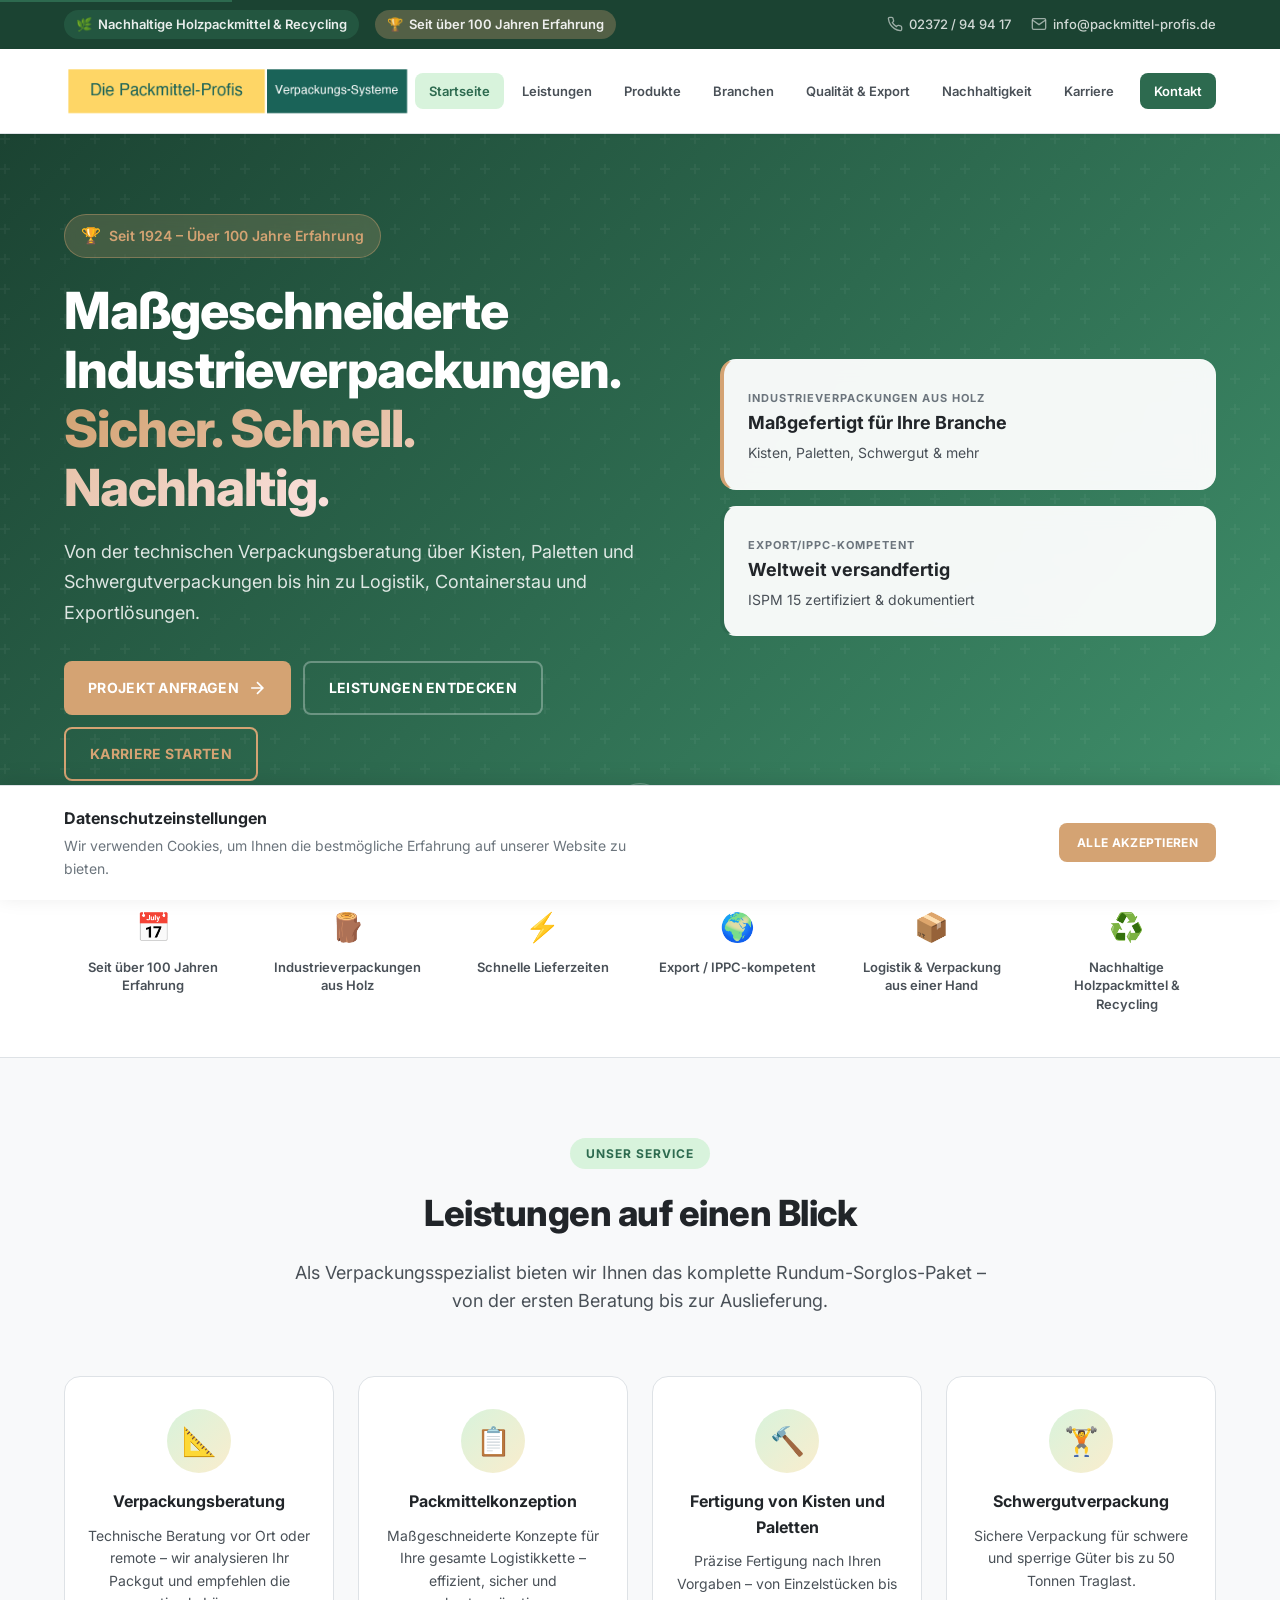
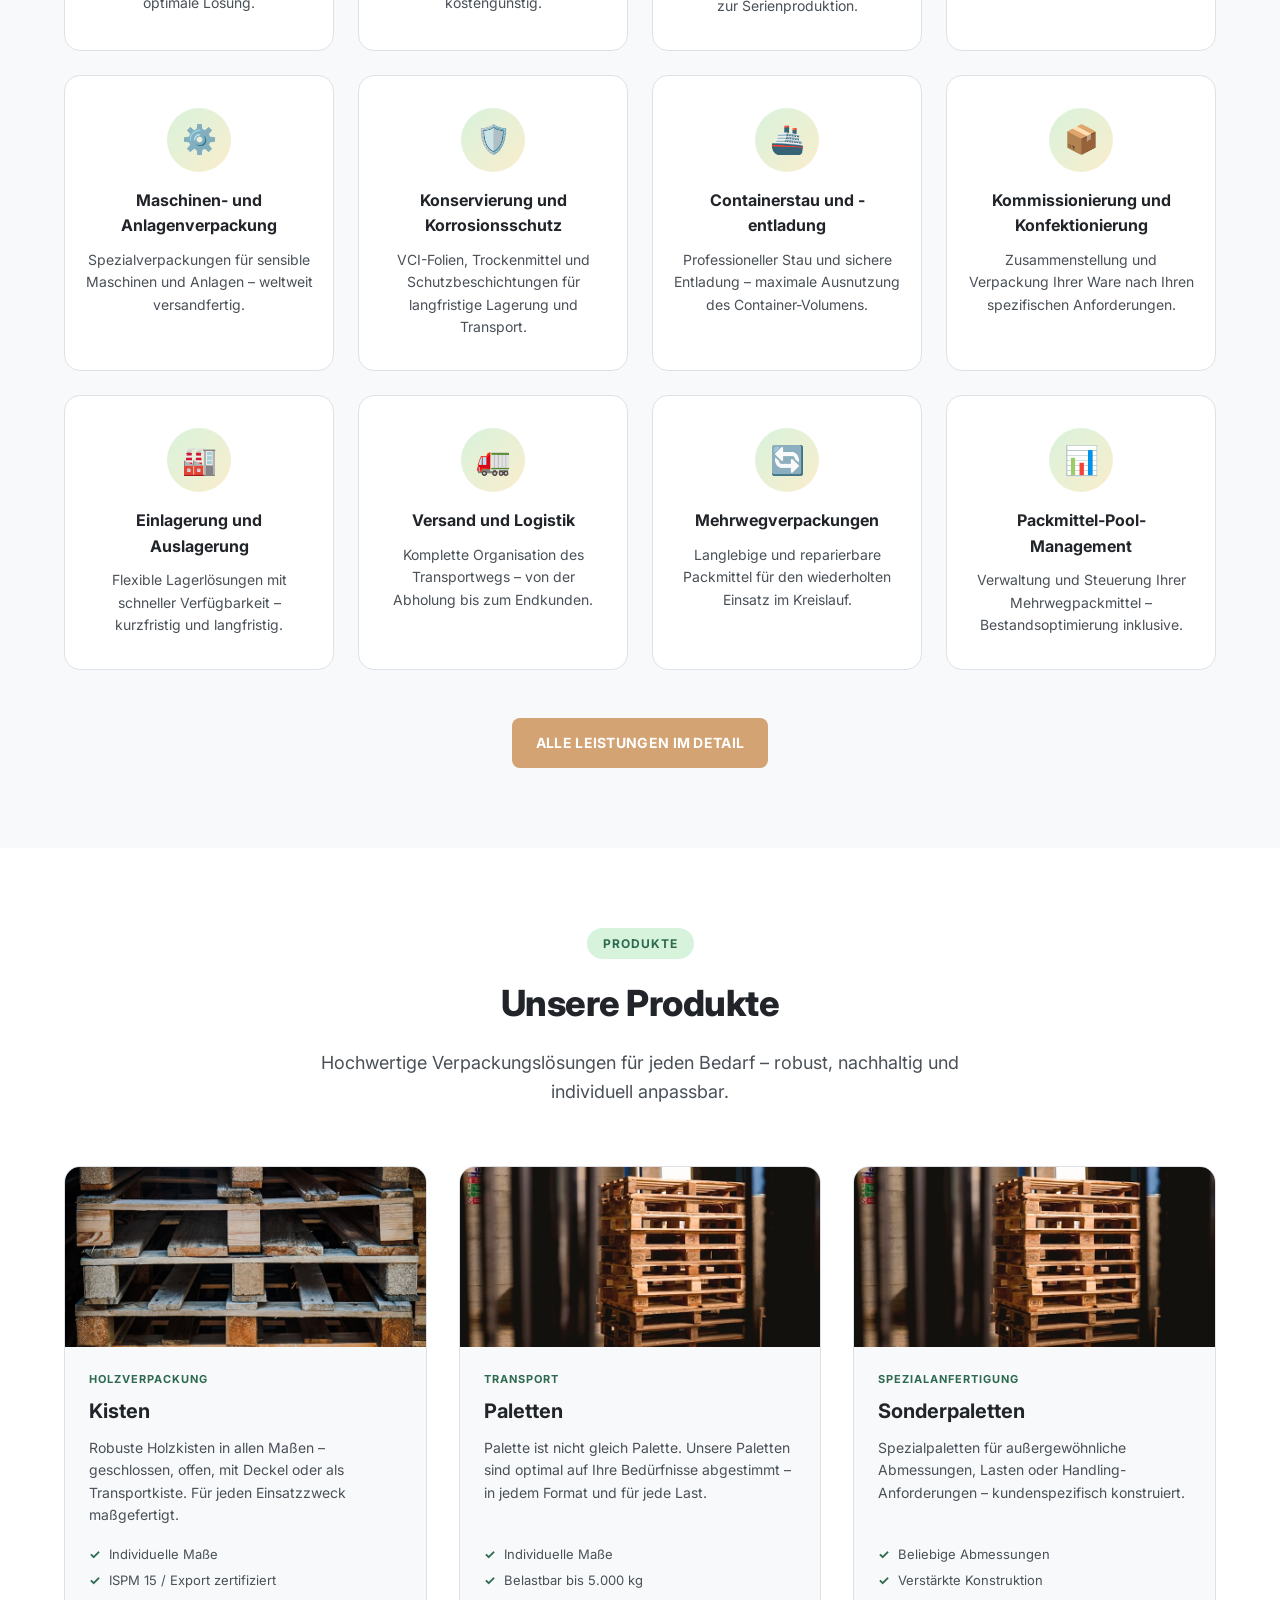
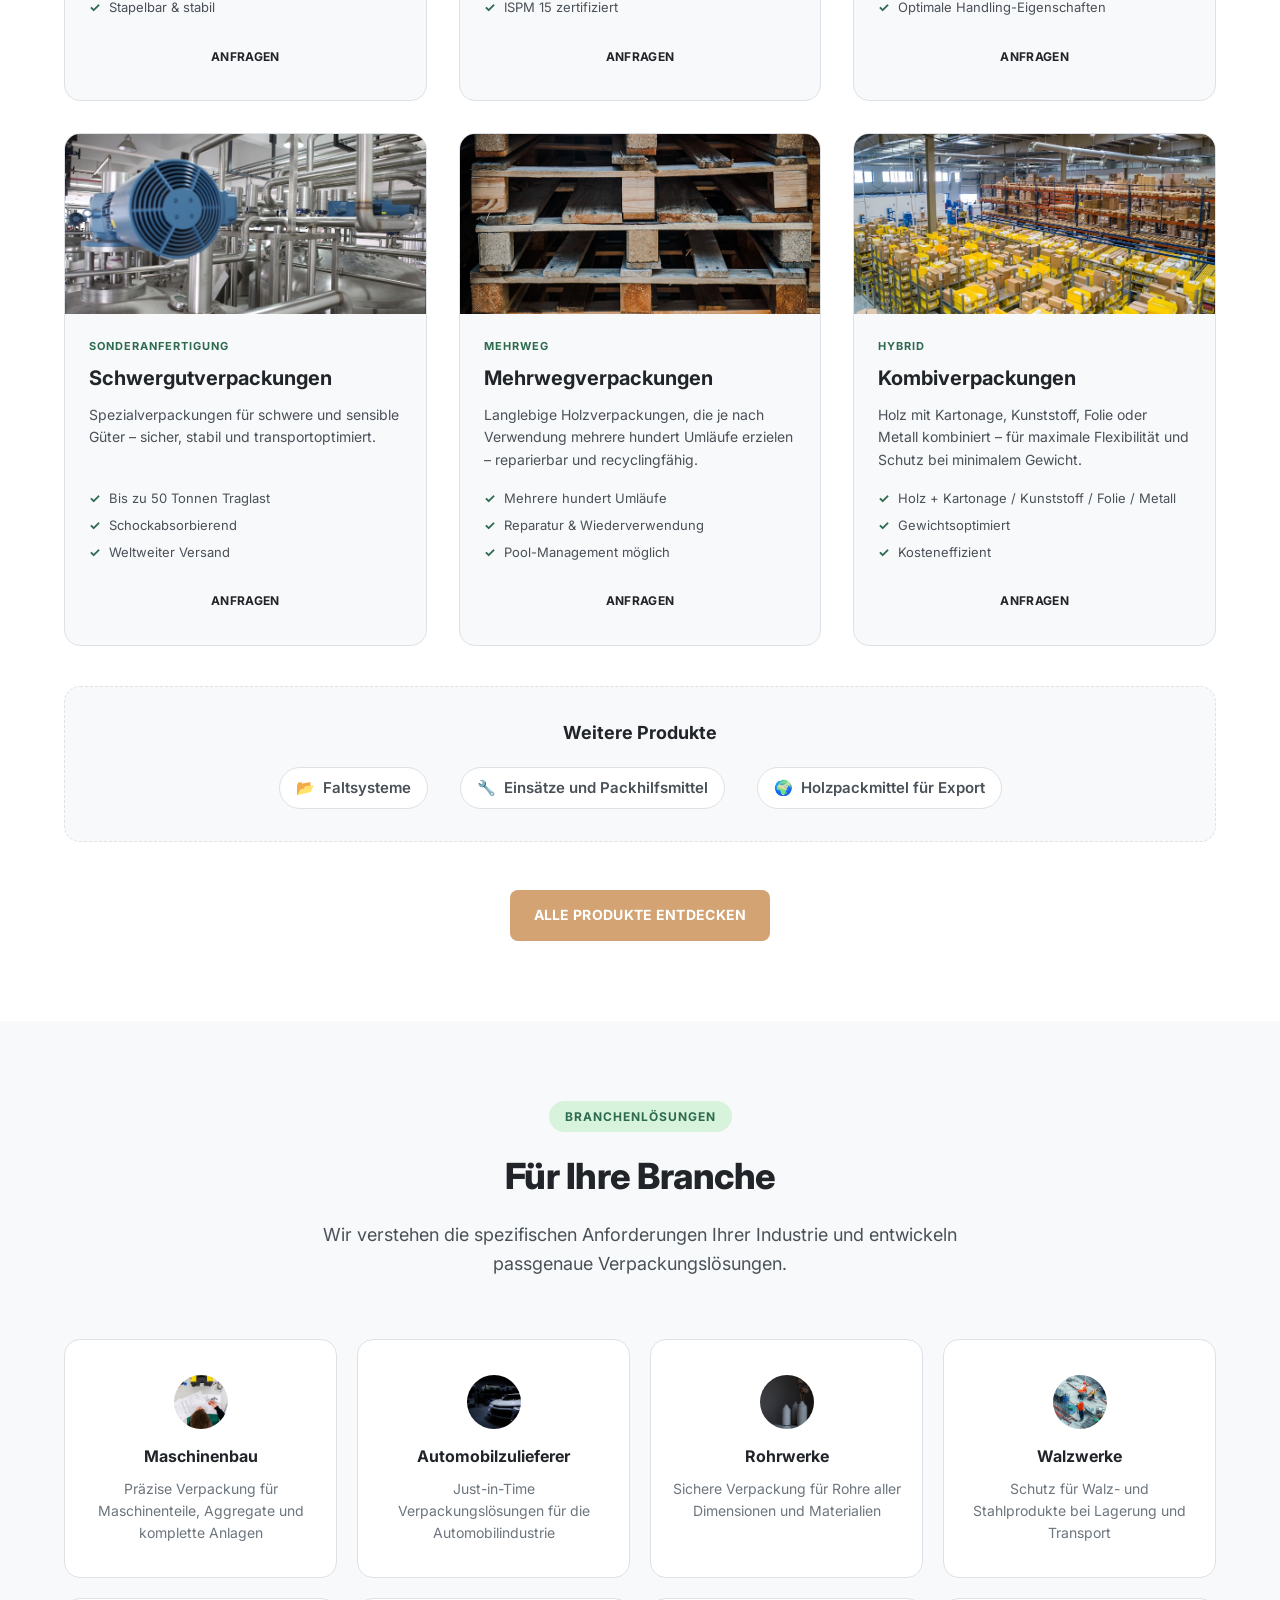
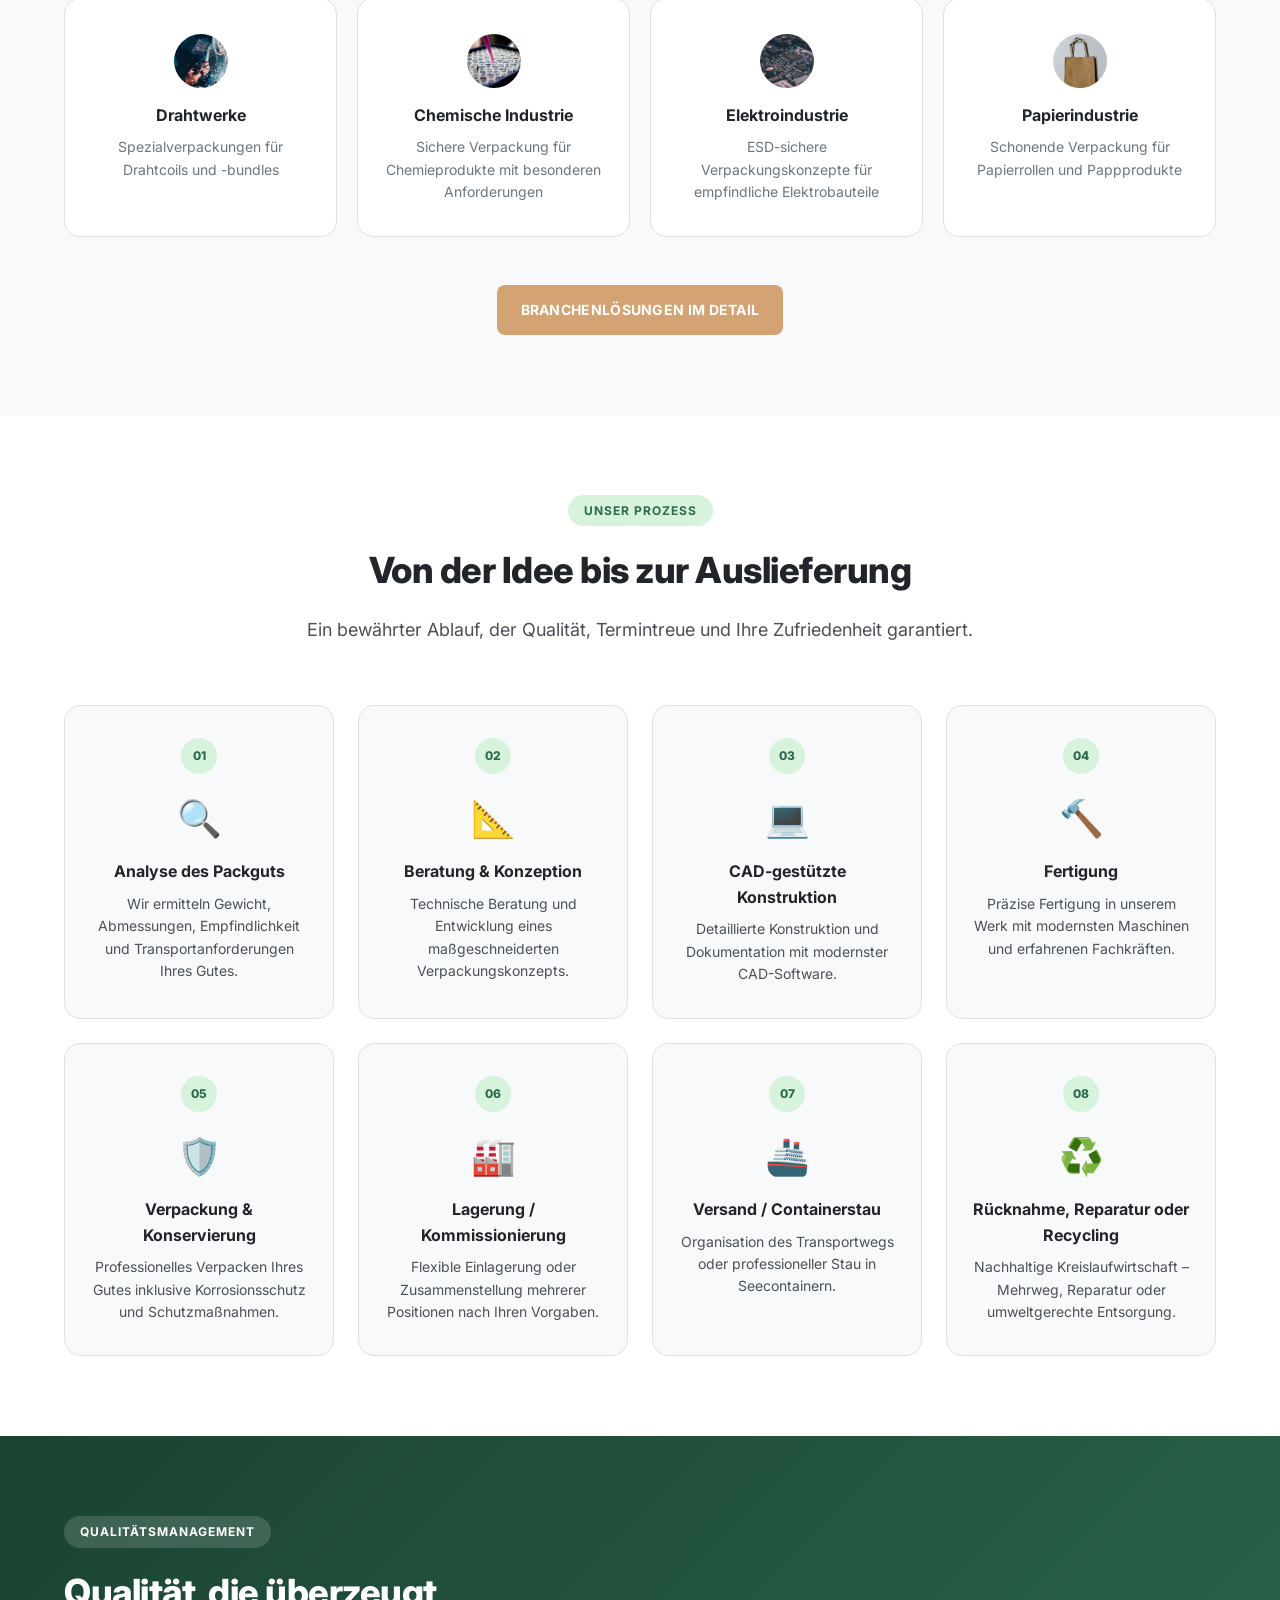
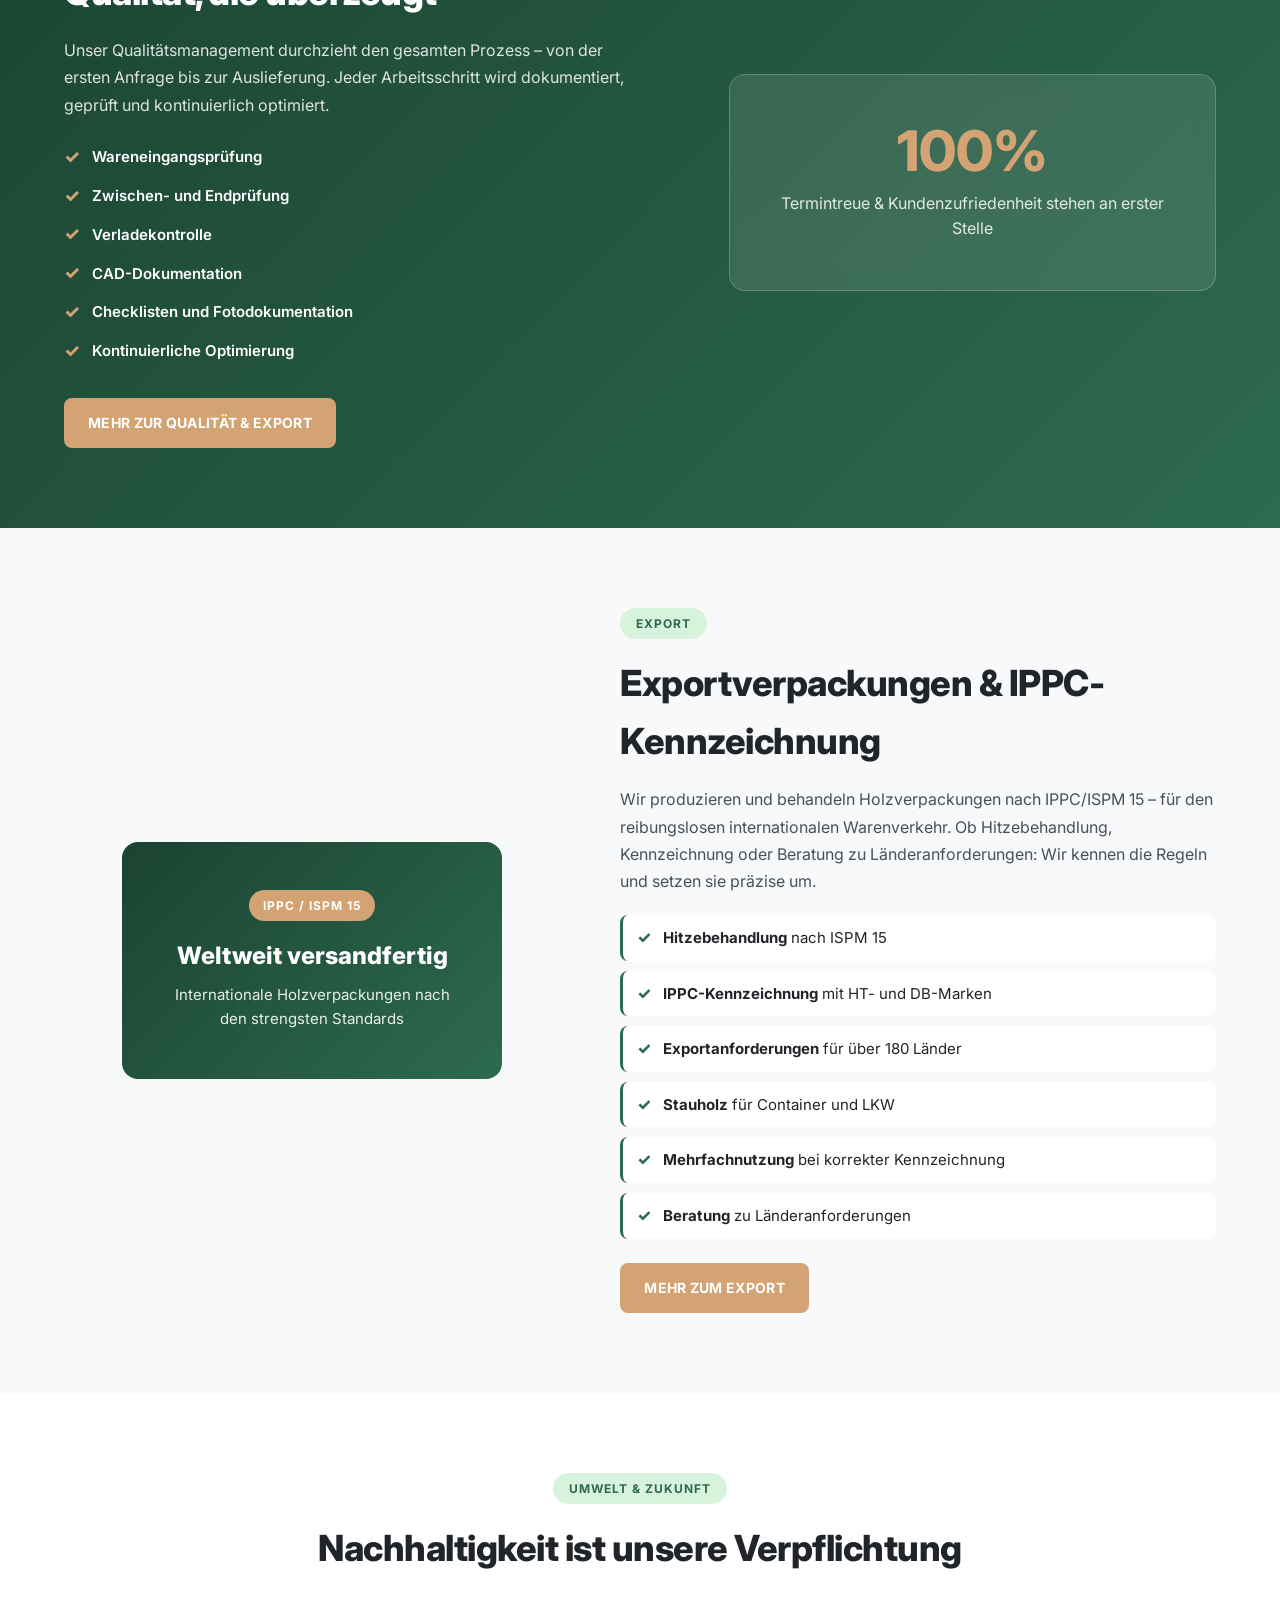
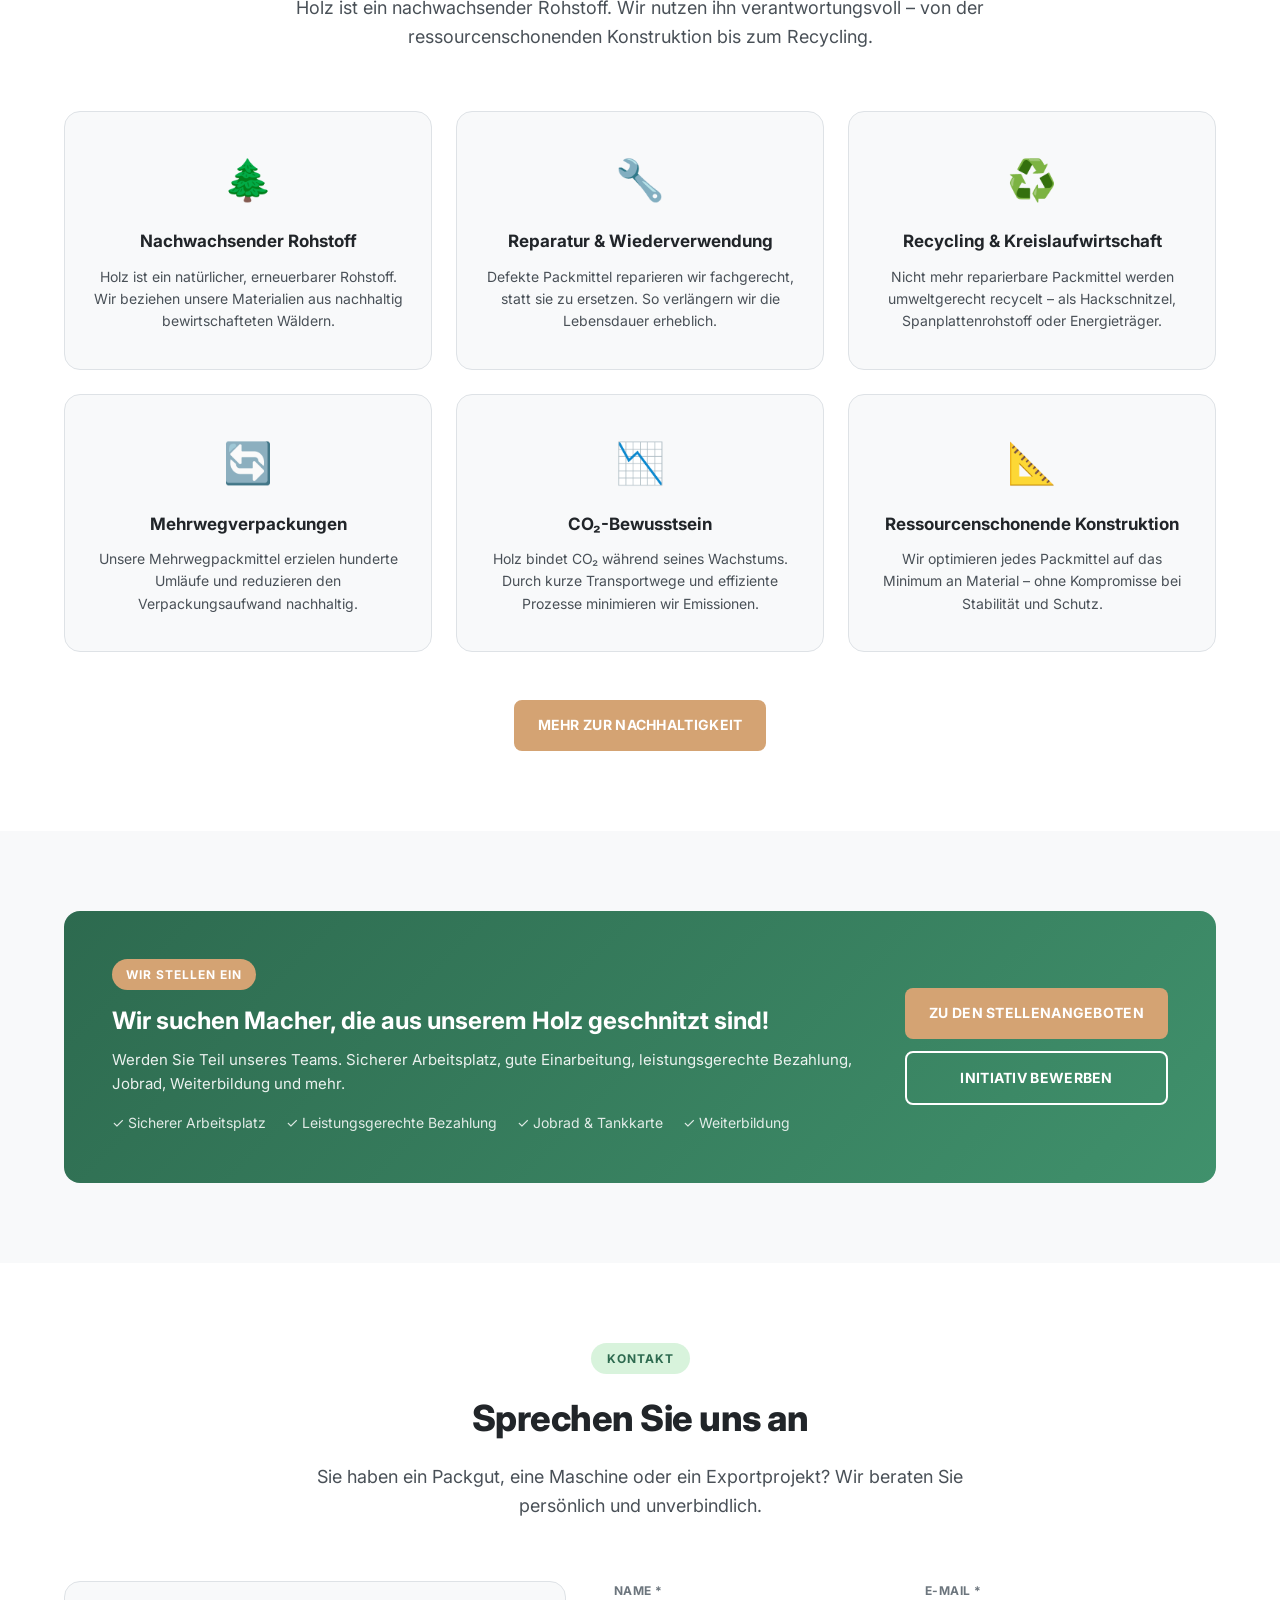
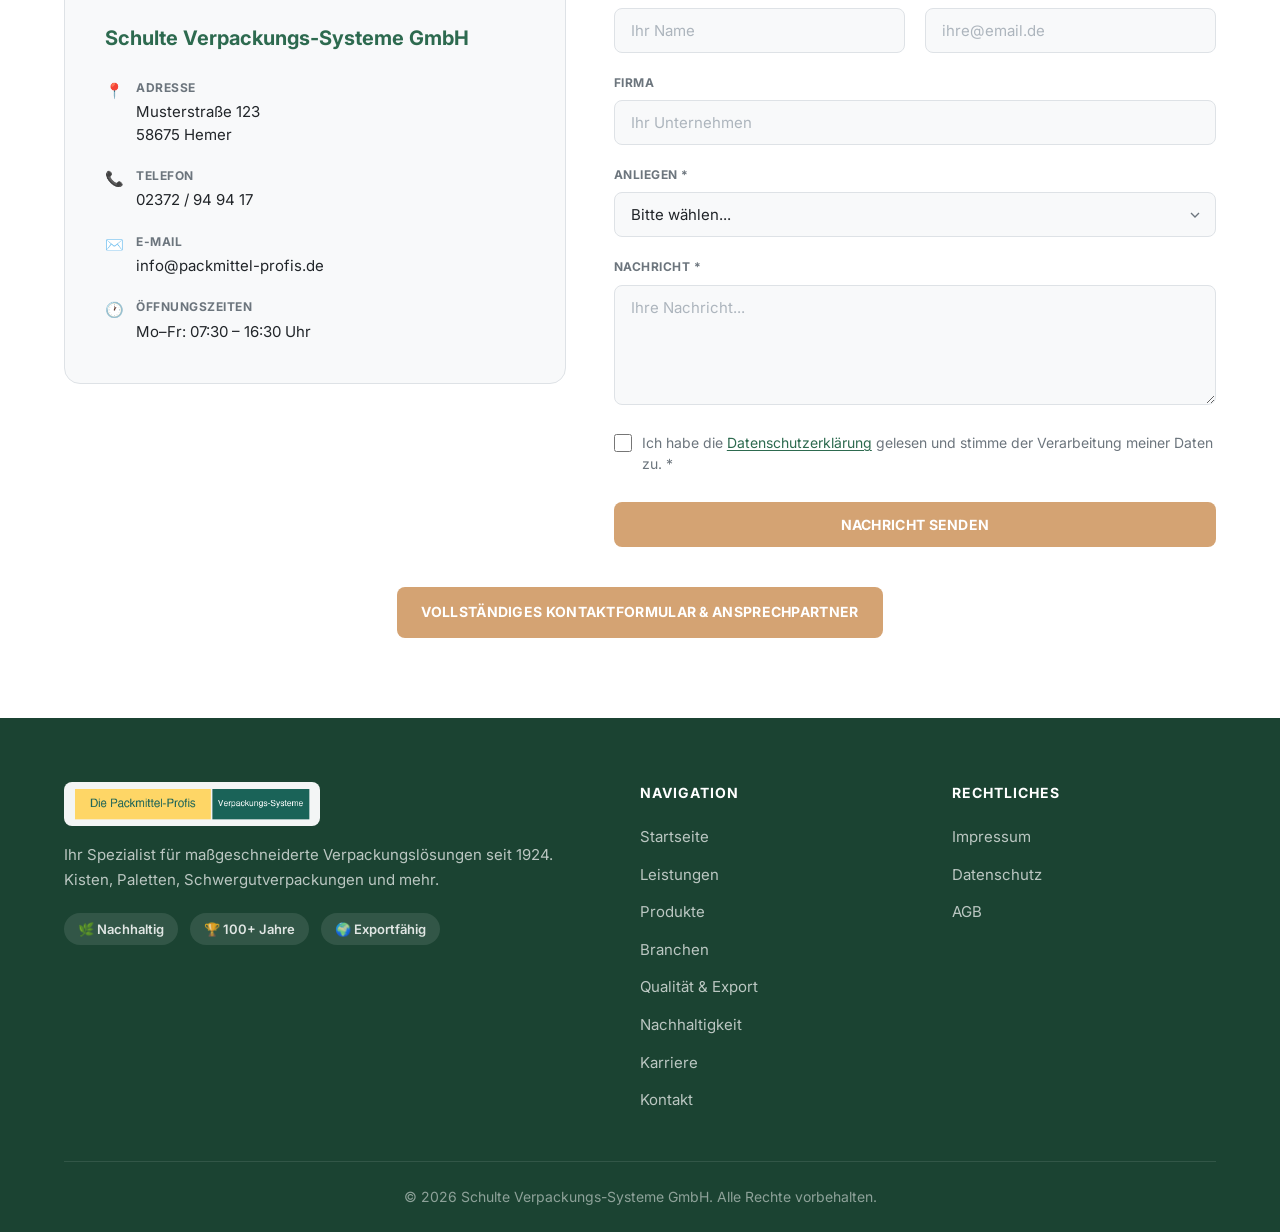
<file: index.html>
<!DOCTYPE html>
<html lang="de">
<head>
    <meta charset="UTF-8">
    <meta name="viewport" content="width=device-width, initial-scale=1.0">
    <title>Schulte Verpackungs-Systeme GmbH | Maßgeschneiderte Industrieverpackungen</title>
    <meta name="description" content="Maßgeschneiderte Industrieverpackungen aus Holz seit über 100 Jahren. Kisten, Paletten, Schwergutverpackung, Logistik & Export aus einer Hand.">
    <meta name="keywords" content="Industrieverpackungen, Holzpackmittel, Schwergutverpackung, Paletten, Kisten, Exportverpackung, Logistik, IPPC, ISPM 15">
    <meta name="author" content="Schulte Verpackungs-Systeme GmbH">
    <meta property="og:title" content="Schulte Verpackungs-Systeme GmbH | Die Packmittel-Profis">
    <meta property="og:description" content="Maßgeschneiderte Industrieverpackungen aus Holz – sicher, schnell, nachhaltig.">
    <meta property="og:type" content="website">
    <meta property="og:url" content="https://www.packmittel-profis.de">
    <link rel="canonical" href="https://www.packmittel-profis.de">
    <link rel="stylesheet" href="css/style.css">
    <link rel="preconnect" href="https://fonts.googleapis.com">
    <link rel="preconnect" href="https://fonts.gstatic.com" crossorigin>
    <link href="https://fonts.googleapis.com/css2?family=Inter:wght@300;400;500;600;700;800;900&display=swap" rel="stylesheet">
</head>
<body>

    <!-- Skip Link -->
    <a href="#main-content" class="skip-link">Zum Hauptinhalt springen</a>

    <!-- Cookie Banner -->
    <div class="cookie-banner" id="cookieBanner">
        <div class="container cookie-inner">
            <div class="cookie-text">
                <p><strong>Datenschutzeinstellungen</strong></p>
                <p>Wir verwenden Cookies, um Ihnen die bestmögliche Erfahrung auf unserer Website zu bieten.</p>
            </div>
            <div class="cookie-actions">
                <button class="btn btn-outline btn-small" id="cookieDecline">Ablehnen</button>
                <button class="btn btn-primary btn-small" id="cookieAccept">Alle akzeptieren</button>
            </div>
        </div>
    </div>

    <!-- Top Bar -->
    <div class="top-bar">
        <div class="container">
            <div class="top-bar-left">
                <span class="eco-badge"><span aria-hidden="true">🌿</span> Nachhaltige Holzpackmittel & Recycling</span>
                <span class="jubilee-badge"><span aria-hidden="true">🏆</span> Seit über 100 Jahren Erfahrung</span>
            </div>
            <div class="top-bar-right">
                <a href="tel:+492372949417" class="top-link">
                    <svg width="16" height="16" viewBox="0 0 24 24" fill="none" stroke="currentColor" stroke-width="2"><path d="M22 16.92v3a2 2 0 0 1-2.18 2 19.79 19.79 0 0 1-8.63-3.07 19.5 19.5 0 0 1-6-6 19.79 19.79 0 0 1-3.07-8.67A2 2 0 0 1 4.11 2h3a2 2 0 0 1 2 1.72 12.84 12.84 0 0 0 .7 2.81 2 2 0 0 1-.45 2.11L8.09 9.91a16 16 0 0 0 6 6l1.27-1.27a2 2 0 0 1 2.11-.45 12.84 12.84 0 0 0 2.81.7A2 2 0 0 1 22 16.92z"/></svg>
                    02372 / 94 94 17
                </a>
                <a href="mailto:info@packmittel-profis.de" class="top-link">
                    <svg width="16" height="16" viewBox="0 0 24 24" fill="none" stroke="currentColor" stroke-width="2"><path d="M4 4h16c1.1 0 2 .9 2 2v12c0 1.1-.9 2-2 2H4c-1.1 0-2-.9-2-2V6c0-1.1.9-2 2-2z"/><polyline points="22,6 12,13 2,6"/></svg>
                    info@packmittel-profis.de
                </a>
            </div>
        </div>
    </div>

    <!-- Header -->
    <header class="site-header" id="header">
        <div class="container header-inner">
            <a href="index.html" class="logo" aria-label="Schulte Verpackungs-Systeme - Startseite">
                <img src="images/logo_schulte.png" alt="Die Packmittel-Profis | Verpackungs-Systeme" class="logo-img">
            </a>
            <nav class="main-nav" aria-label="Hauptnavigation">
                <button class="nav-toggle" id="navToggle" aria-label="Menü öffnen" aria-expanded="false">
                    <span class="hamburger-line"></span>
                    <span class="hamburger-line"></span>
                    <span class="hamburger-line"></span>
                </button>
                <ul class="nav-menu" id="navMenu" role="menubar">
                    <li role="none"><a href="index.html" class="nav-link active" role="menuitem">Startseite</a></li>
                    <li role="none"><a href="leistungen.html" class="nav-link" role="menuitem">Leistungen</a></li>
                    <li role="none"><a href="produkte.html" class="nav-link" role="menuitem">Produkte</a></li>
                    <li role="none"><a href="branchen.html" class="nav-link" role="menuitem">Branchen</a></li>
                    <li role="none"><a href="qualitaet-export.html" class="nav-link" role="menuitem">Qualität &amp; Export</a></li>
                    <li role="none"><a href="nachhaltigkeit.html" class="nav-link" role="menuitem">Nachhaltigkeit</a></li>
                    <li role="none"><a href="karriere.html" class="nav-link" role="menuitem">Karriere</a></li>
                    <li role="none"><a href="kontakt.html" class="nav-link nav-cta" role="menuitem">Kontakt</a></li>
                </ul>
            </nav>
        </div>
    </header>

    <!-- Main Content -->
    <main id="main-content">

        <!-- Hero Section -->
        <section class="hero" id="start" aria-label="Willkommen">
            <div class="hero-background">
                <div class="hero-pattern"></div>
            </div>
            <div class="container">
                <div class="hero-content">
                    <div class="hero-badge" data-animate>
                        <span class="badge-icon" aria-hidden="true">🏆</span>
                        <span>Seit 1924 – Über 100 Jahre Erfahrung</span>
                    </div>
                    <h1 class="hero-title" data-animate>
                        Maßgeschneiderte<br>Industrieverpackungen.<br>
                        <span class="text-gradient">Sicher. Schnell. Nachhaltig.</span>
                    </h1>
                    <p class="hero-subtitle" data-animate>
                        Von der technischen Verpackungsberatung über Kisten, Paletten und Schwergutverpackungen 
                        bis hin zu Logistik, Containerstau und Exportlösungen.
                    </p>
                    <div class="hero-buttons" data-animate>
                        <a href="kontakt.html" class="btn btn-primary">
                            Projekt anfragen
                            <svg width="20" height="20" viewBox="0 0 24 24" fill="none" stroke="currentColor" stroke-width="2"><path d="M5 12h14M12 5l7 7-7 7"/></svg>
                        </a>
                        <a href="leistungen.html" class="btn btn-outline">Leistungen entdecken</a>
                        <a href="karriere.html" class="btn btn-outline" style="border-color:var(--accent);color:var(--accent);">Karriere starten</a>
                    </div>
                </div>
                <div class="hero-visual" data-animate>
                    <div class="hero-card hero-card-main">
                        <div class="card-content">
                            <span class="card-label">Industrieverpackungen aus Holz</span>
                            <h3>Maßgefertigt für Ihre Branche</h3>
                            <p>Kisten, Paletten, Schwergut &amp; mehr</p>
                        </div>
                    </div>
                    <div class="hero-card hero-card-secondary">
                        <div class="card-content">
                            <span class="card-label">Export/IPPC-kompetent</span>
                            <h3>Weltweit versandfertig</h3>
                            <p>ISPM 15 zertifiziert &amp; dokumentiert</p>
                        </div>
                    </div>
                </div>
            </div>
            <div class="hero-scroll">
                <a href="#trust" aria-label="Nach unten scrollen">
                    <svg width="24" height="24" viewBox="0 0 24 24" fill="none" stroke="currentColor" stroke-width="2"><path d="M7 13l5 5 5-5M7 6l5 5 5-5"/></svg>
                </a>
            </div>
        </section>

        <!-- Trust Bar -->
        <section class="trust-section" id="trust" aria-label="Vertrauenselemente">
            <div class="container">
                <div class="trust-grid">
                    <div class="trust-item" data-animate>
                        <span class="trust-icon" aria-hidden="true">📅</span>
                        <span class="trust-text">Seit über 100 Jahren Erfahrung</span>
                    </div>
                    <div class="trust-item" data-animate>
                        <span class="trust-icon" aria-hidden="true">🪵</span>
                        <span class="trust-text">Industrieverpackungen aus Holz</span>
                    </div>
                    <div class="trust-item" data-animate>
                        <span class="trust-icon" aria-hidden="true">⚡</span>
                        <span class="trust-text">Schnelle Lieferzeiten</span>
                    </div>
                    <div class="trust-item" data-animate>
                        <span class="trust-icon" aria-hidden="true">🌍</span>
                        <span class="trust-text">Export / IPPC-kompetent</span>
                    </div>
                    <div class="trust-item" data-animate>
                        <span class="trust-icon" aria-hidden="true">📦</span>
                        <span class="trust-text">Logistik &amp; Verpackung aus einer Hand</span>
                    </div>
                    <div class="trust-item" data-animate>
                        <span class="trust-icon" aria-hidden="true">♻️</span>
                        <span class="trust-text">Nachhaltige Holzpackmittel &amp; Recycling</span>
                    </div>
                </div>
            </div>
        </section>

        <!-- Leistungen auf einen Blick -->
        <section class="section section-light" id="leistungen" aria-labelledby="leistungen-heading">
            <div class="container">
                <header class="section-header">
                    <span class="section-tag">Unser Service</span>
                    <h2 id="leistungen-heading" class="section-title">Leistungen auf einen Blick</h2>
                    <p class="section-desc">Als Verpackungsspezialist bieten wir Ihnen das komplette Rundum-Sorglos-Paket – von der ersten Beratung bis zur Auslieferung.</p>
                </header>
                <div class="services-grid services-grid-12">
                    <article class="service-card" data-animate>
                        <div class="service-icon-wrapper"><span class="service-icon" aria-hidden="true">📐</span></div>
                        <h3>Verpackungsberatung</h3>
                        <p>Technische Beratung vor Ort oder remote – wir analysieren Ihr Packgut und empfehlen die optimale Lösung.</p>
                    </article>
                    <article class="service-card" data-animate>
                        <div class="service-icon-wrapper"><span class="service-icon" aria-hidden="true">📋</span></div>
                        <h3>Packmittelkonzeption</h3>
                        <p>Maßgeschneiderte Konzepte für Ihre gesamte Logistikkette – effizient, sicher und kostengünstig.</p>
                    </article>
                    <article class="service-card" data-animate>
                        <div class="service-icon-wrapper"><span class="service-icon" aria-hidden="true">🔨</span></div>
                        <h3>Fertigung von Kisten und Paletten</h3>
                        <p>Präzise Fertigung nach Ihren Vorgaben – von Einzelstücken bis zur Serienproduktion.</p>
                    </article>
                    <article class="service-card" data-animate>
                        <div class="service-icon-wrapper"><span class="service-icon" aria-hidden="true">🏋️</span></div>
                        <h3>Schwergutverpackung</h3>
                        <p>Sichere Verpackung für schwere und sperrige Güter bis zu 50 Tonnen Traglast.</p>
                    </article>
                    <article class="service-card" data-animate>
                        <div class="service-icon-wrapper"><span class="service-icon" aria-hidden="true">⚙️</span></div>
                        <h3>Maschinen- und Anlagenverpackung</h3>
                        <p>Spezialverpackungen für sensible Maschinen und Anlagen – weltweit versandfertig.</p>
                    </article>
                    <article class="service-card" data-animate>
                        <div class="service-icon-wrapper"><span class="service-icon" aria-hidden="true">🛡️</span></div>
                        <h3>Konservierung und Korrosionsschutz</h3>
                        <p>VCI-Folien, Trockenmittel und Schutzbeschichtungen für langfristige Lagerung und Transport.</p>
                    </article>
                    <article class="service-card" data-animate>
                        <div class="service-icon-wrapper"><span class="service-icon" aria-hidden="true">🚢</span></div>
                        <h3>Containerstau und -entladung</h3>
                        <p>Professioneller Stau und sichere Entladung – maximale Ausnutzung des Container-Volumens.</p>
                    </article>
                    <article class="service-card" data-animate>
                        <div class="service-icon-wrapper"><span class="service-icon" aria-hidden="true">📦</span></div>
                        <h3>Kommissionierung und Konfektionierung</h3>
                        <p>Zusammenstellung und Verpackung Ihrer Ware nach Ihren spezifischen Anforderungen.</p>
                    </article>
                    <article class="service-card" data-animate>
                        <div class="service-icon-wrapper"><span class="service-icon" aria-hidden="true">🏭</span></div>
                        <h3>Einlagerung und Auslagerung</h3>
                        <p>Flexible Lagerlösungen mit schneller Verfügbarkeit – kurzfristig und langfristig.</p>
                    </article>
                    <article class="service-card" data-animate>
                        <div class="service-icon-wrapper"><span class="service-icon" aria-hidden="true">🚛</span></div>
                        <h3>Versand und Logistik</h3>
                        <p>Komplette Organisation des Transportwegs – von der Abholung bis zum Endkunden.</p>
                    </article>
                    <article class="service-card" data-animate>
                        <div class="service-icon-wrapper"><span class="service-icon" aria-hidden="true">🔄</span></div>
                        <h3>Mehrwegverpackungen</h3>
                        <p>Langlebige und reparierbare Packmittel für den wiederholten Einsatz im Kreislauf.</p>
                    </article>
                    <article class="service-card" data-animate>
                        <div class="service-icon-wrapper"><span class="service-icon" aria-hidden="true">📊</span></div>
                        <h3>Packmittel-Pool-Management</h3>
                        <p>Verwaltung und Steuerung Ihrer Mehrwegpackmittel – Bestandsoptimierung inklusive.</p>
                    </article>
                </div>
                <div class="section-cta" data-animate>
                    <a href="leistungen.html" class="btn btn-primary">Alle Leistungen im Detail</a>
                </div>
            </div>
        </section>

        <!-- Produkte -->
        <section class="section section-white" id="produkte" aria-labelledby="produkte-heading">
            <div class="container">
                <header class="section-header">
                    <span class="section-tag">Produkte</span>
                    <h2 id="produkte-heading" class="section-title">Unsere Produkte</h2>
                    <p class="section-desc">Hochwertige Verpackungslösungen für jeden Bedarf – robust, nachhaltig und individuell anpassbar.</p>
                </header>
                <div class="products-grid products-grid-3">
                    <article class="product-card" data-animate>
                        <div class="product-image"><img src="images/produkt-kisten.jpg" alt="Holzkisten" loading="lazy"></div>
                        <div class="product-content">
                            <span class="product-category">Holzverpackung</span>
                            <h3>Kisten</h3>
                            <p>Robuste Holzkisten in allen Maßen – geschlossen, offen, mit Deckel oder als Transportkiste. Für jeden Einsatzzweck maßgefertigt.</p>
                            <ul class="product-features">
                                <li>Individuelle Maße</li>
                                <li>ISPM 15 / Export zertifiziert</li>
                                <li>Stapelbar &amp; stabil</li>
                            </ul>
                            <a href="kontakt.html" class="btn btn-small">Anfragen</a>
                        </div>
                    </article>
                    <article class="product-card" data-animate>
                        <div class="product-image"><img src="images/produkt-paletten.jpg" alt="Holzpaletten" loading="lazy"></div>
                        <div class="product-content">
                            <span class="product-category">Transport</span>
                            <h3>Paletten</h3>
                            <p>Palette ist nicht gleich Palette. Unsere Paletten sind optimal auf Ihre Bedürfnisse abgestimmt – in jedem Format und für jede Last.</p>
                            <ul class="product-features">
                                <li>Individuelle Maße</li>
                                <li>Belastbar bis 5.000 kg</li>
                                <li>ISPM 15 zertifiziert</li>
                            </ul>
                            <a href="kontakt.html" class="btn btn-small">Anfragen</a>
                        </div>
                    </article>
                    <article class="product-card" data-animate>
                        <div class="product-image"><img src="images/produkt-paletten.jpg" alt="Sonderpaletten" loading="lazy"></div>
                        <div class="product-content">
                            <span class="product-category">Spezialanfertigung</span>
                            <h3>Sonderpaletten</h3>
                            <p>Spezialpaletten für außergewöhnliche Abmessungen, Lasten oder Handling-Anforderungen – kundenspezifisch konstruiert.</p>
                            <ul class="product-features">
                                <li>Beliebige Abmessungen</li>
                                <li>Verstärkte Konstruktion</li>
                                <li>Optimale Handling-Eigenschaften</li>
                            </ul>
                            <a href="kontakt.html" class="btn btn-small">Anfragen</a>
                        </div>
                    </article>
                    <article class="product-card" data-animate>
                        <div class="product-image"><img src="images/produkt-schwergut.jpg" alt="Schwergutverpackungen" loading="lazy"></div>
                        <div class="product-content">
                            <span class="product-category">Sonderanfertigung</span>
                            <h3>Schwergutverpackungen</h3>
                            <p>Spezialverpackungen für schwere und sensible Güter – sicher, stabil und transportoptimiert.</p>
                            <ul class="product-features">
                                <li>Bis zu 50 Tonnen Traglast</li>
                                <li>Schockabsorbierend</li>
                                <li>Weltweiter Versand</li>
                            </ul>
                            <a href="kontakt.html" class="btn btn-small">Anfragen</a>
                        </div>
                    </article>
                    <article class="product-card" data-animate>
                        <div class="product-image"><img src="images/produkt-kisten.jpg" alt="Mehrwegverpackungen" loading="lazy"></div>
                        <div class="product-content">
                            <span class="product-category">Mehrweg</span>
                            <h3>Mehrwegverpackungen</h3>
                            <p>Langlebige Holzverpackungen, die je nach Verwendung mehrere hundert Umläufe erzielen – reparierbar und recyclingfähig.</p>
                            <ul class="product-features">
                                <li>Mehrere hundert Umläufe</li>
                                <li>Reparatur &amp; Wiederverwendung</li>
                                <li>Pool-Management möglich</li>
                            </ul>
                            <a href="kontakt.html" class="btn btn-small">Anfragen</a>
                        </div>
                    </article>
                    <article class="product-card" data-animate>
                        <div class="product-image"><img src="images/produkt-kombiniert.jpg" alt="Kombinierte Verpackungssysteme" loading="lazy"></div>
                        <div class="product-content">
                            <span class="product-category">Hybrid</span>
                            <h3>Kombiverpackungen</h3>
                            <p>Holz mit Kartonage, Kunststoff, Folie oder Metall kombiniert – für maximale Flexibilität und Schutz bei minimalem Gewicht.</p>
                            <ul class="product-features">
                                <li>Holz + Kartonage / Kunststoff / Folie / Metall</li>
                                <li>Gewichtsoptimiert</li>
                                <li>Kosteneffizient</li>
                            </ul>
                            <a href="kontakt.html" class="btn btn-small">Anfragen</a>
                        </div>
                    </article>
                </div>
                <div class="products-extra" data-animate>
                    <h3>Weitere Produkte</h3>
                    <div class="products-extra-grid">
                        <span class="extra-item"><span aria-hidden="true">📂</span> Faltsysteme</span>
                        <span class="extra-item"><span aria-hidden="true">🔧</span> Einsätze und Packhilfsmittel</span>
                        <span class="extra-item"><span aria-hidden="true">🌍</span> Holzpackmittel für Export</span>
                    </div>
                </div>
                <div class="section-cta" data-animate>
                    <a href="produkte.html" class="btn btn-primary">Alle Produkte entdecken</a>
                </div>
            </div>
        </section>

        <!-- Branchen -->
        <section class="section section-light" id="branchen" aria-labelledby="branchen-heading">
            <div class="container">
                <header class="section-header">
                    <span class="section-tag">Branchenlösungen</span>
                    <h2 id="branchen-heading" class="section-title">Für Ihre Branche</h2>
                    <p class="section-desc">Wir verstehen die spezifischen Anforderungen Ihrer Industrie und entwickeln passgenaue Verpackungslösungen.</p>
                </header>
                <div class="branches-grid">
                    <article class="branch-card" data-animate>
                        <span class="branch-icon"><img src="images/branche-maschinenbau.jpg" alt="Maschinenbau"></span>
                        <h3>Maschinenbau</h3>
                        <p>Präzise Verpackung für Maschinenteile, Aggregate und komplette Anlagen</p>
                    </article>
                    <article class="branch-card" data-animate>
                        <span class="branch-icon"><img src="images/branche-automotive.jpg" alt="Automotive"></span>
                        <h3>Automobilzulieferer</h3>
                        <p>Just-in-Time Verpackungslösungen für die Automobilindustrie</p>
                    </article>
                    <article class="branch-card" data-animate>
                        <span class="branch-icon"><img src="images/branche-rohrwerke.jpg" alt="Rohrwerke"></span>
                        <h3>Rohrwerke</h3>
                        <p>Sichere Verpackung für Rohre aller Dimensionen und Materialien</p>
                    </article>
                    <article class="branch-card" data-animate>
                        <span class="branch-icon"><img src="images/branche-walzwerke.jpg" alt="Walzwerke"></span>
                        <h3>Walzwerke</h3>
                        <p>Schutz für Walz- und Stahlprodukte bei Lagerung und Transport</p>
                    </article>
                    <article class="branch-card" data-animate>
                        <span class="branch-icon"><img src="images/branche-drahtwerke.jpg" alt="Drahtwerke"></span>
                        <h3>Drahtwerke</h3>
                        <p>Spezialverpackungen für Drahtcoils und -bundles</p>
                    </article>
                    <article class="branch-card" data-animate>
                        <span class="branch-icon"><img src="images/branche-chemie.jpg" alt="Chemie"></span>
                        <h3>Chemische Industrie</h3>
                        <p>Sichere Verpackung für Chemieprodukte mit besonderen Anforderungen</p>
                    </article>
                    <article class="branch-card" data-animate>
                        <span class="branch-icon"><img src="images/branche-elektro.jpg" alt="Elektro"></span>
                        <h3>Elektroindustrie</h3>
                        <p>ESD-sichere Verpackungskonzepte für empfindliche Elektrobauteile</p>
                    </article>
                    <article class="branch-card" data-animate>
                        <span class="branch-icon"><img src="images/branche-papier.jpg" alt="Papier"></span>
                        <h3>Papierindustrie</h3>
                        <p>Schonende Verpackung für Papierrollen und Pappprodukte</p>
                    </article>
                </div>
                <div class="section-cta" data-animate>
                    <a href="branchen.html" class="btn btn-primary">Branchenlösungen im Detail</a>
                </div>
            </div>
        </section>

        <!-- Prozess -->
        <section class="section section-white" id="prozess" aria-labelledby="prozess-heading">
            <div class="container">
                <header class="section-header">
                    <span class="section-tag">Unser Prozess</span>
                    <h2 id="prozess-heading" class="section-title">Von der Idee bis zur Auslieferung</h2>
                    <p class="section-desc">Ein bewährter Ablauf, der Qualität, Termintreue und Ihre Zufriedenheit garantiert.</p>
                </header>
                <div class="process-grid">
                    <div class="process-step" data-animate>
                        <div class="process-number">01</div>
                        <div class="process-icon" aria-hidden="true">🔍</div>
                        <h3>Analyse des Packguts</h3>
                        <p>Wir ermitteln Gewicht, Abmessungen, Empfindlichkeit und Transportanforderungen Ihres Gutes.</p>
                    </div>
                    <div class="process-step" data-animate>
                        <div class="process-number">02</div>
                        <div class="process-icon" aria-hidden="true">📐</div>
                        <h3>Beratung &amp; Konzeption</h3>
                        <p>Technische Beratung und Entwicklung eines maßgeschneiderten Verpackungskonzepts.</p>
                    </div>
                    <div class="process-step" data-animate>
                        <div class="process-number">03</div>
                        <div class="process-icon" aria-hidden="true">💻</div>
                        <h3>CAD-gestützte Konstruktion</h3>
                        <p>Detaillierte Konstruktion und Dokumentation mit modernster CAD-Software.</p>
                    </div>
                    <div class="process-step" data-animate>
                        <div class="process-number">04</div>
                        <div class="process-icon" aria-hidden="true">🔨</div>
                        <h3>Fertigung</h3>
                        <p>Präzise Fertigung in unserem Werk mit modernsten Maschinen und erfahrenen Fachkräften.</p>
                    </div>
                    <div class="process-step" data-animate>
                        <div class="process-number">05</div>
                        <div class="process-icon" aria-hidden="true">🛡️</div>
                        <h3>Verpackung &amp; Konservierung</h3>
                        <p>Professionelles Verpacken Ihres Gutes inklusive Korrosionsschutz und Schutzmaßnahmen.</p>
                    </div>
                    <div class="process-step" data-animate>
                        <div class="process-number">06</div>
                        <div class="process-icon" aria-hidden="true">🏭</div>
                        <h3>Lagerung / Kommissionierung</h3>
                        <p>Flexible Einlagerung oder Zusammenstellung mehrerer Positionen nach Ihren Vorgaben.</p>
                    </div>
                    <div class="process-step" data-animate>
                        <div class="process-number">07</div>
                        <div class="process-icon" aria-hidden="true">🚢</div>
                        <h3>Versand / Containerstau</h3>
                        <p>Organisation des Transportwegs oder professioneller Stau in Seecontainern.</p>
                    </div>
                    <div class="process-step" data-animate>
                        <div class="process-number">08</div>
                        <div class="process-icon" aria-hidden="true">♻️</div>
                        <h3>Rücknahme, Reparatur oder Recycling</h3>
                        <p>Nachhaltige Kreislaufwirtschaft – Mehrweg, Reparatur oder umweltgerechte Entsorgung.</p>
                    </div>
                </div>
            </div>
        </section>

        <!-- Qualität -->
        <section class="section section-green" aria-labelledby="qualitaet-heading">
            <div class="container">
                <div class="quality-grid">
                    <div class="quality-content">
                        <span class="section-tag light">Qualitätsmanagement</span>
                        <h2 id="qualitaet-heading" class="section-title light">Qualität, die überzeugt</h2>
                        <p class="light">Unser Qualitätsmanagement durchzieht den gesamten Prozess – von der ersten Anfrage bis zur Auslieferung. Jeder Arbeitsschritt wird dokumentiert, geprüft und kontinuierlich optimiert.</p>
                        <div class="quality-features">
                            <div class="quality-item"><span class="quality-check">✓</span><span> Wareneingangsprüfung</span></div>
                            <div class="quality-item"><span class="quality-check">✓</span><span> Zwischen- und Endprüfung</span></div>
                            <div class="quality-item"><span class="quality-check">✓</span><span> Verladekontrolle</span></div>
                            <div class="quality-item"><span class="quality-check">✓</span><span> CAD-Dokumentation</span></div>
                            <div class="quality-item"><span class="quality-check">✓</span><span> Checklisten und Fotodokumentation</span></div>
                            <div class="quality-item"><span class="quality-check">✓</span><span> Kontinuierliche Optimierung</span></div>
                        </div>
                        <div class="quality-cta" style="margin-top:32px;">
                            <a href="qualitaet-export.html" class="btn btn-primary">Mehr zur Qualität &amp; Export</a>
                        </div>
                    </div>
                    <div class="quality-visual">
                        <div class="quality-card">
                            <span class="quality-number">100%</span>
                            <span class="quality-label">Termintreue &amp; Kundenzufriedenheit stehen an erster Stelle</span>
                        </div>
                    </div>
                </div>
            </div>
        </section>

        <!-- Export / IPPC -->
        <section class="section section-light" aria-labelledby="export-heading">
            <div class="container">
                <div class="export-grid">
                    <div class="export-visual" data-animate>
                        <div class="export-card">
                            <span class="export-badge">IPPC / ISPM 15</span>
                            <h3>Weltweit versandfertig</h3>
                            <p>Internationale Holzverpackungen nach den strengsten Standards</p>
                        </div>
                    </div>
                    <div class="export-content" data-animate>
                        <span class="section-tag">Export</span>
                        <h2 id="export-heading" class="section-title">Exportverpackungen &amp; IPPC-Kennzeichnung</h2>
                        <p>Wir produzieren und behandeln Holzverpackungen nach IPPC/ISPM 15 – für den reibungslosen internationalen Warenverkehr. Ob Hitzebehandlung, Kennzeichnung oder Beratung zu Länderanforderungen: Wir kennen die Regeln und setzen sie präzise um.</p>
                        <div class="export-features">
                            <div class="export-item"><span class="export-icon">✓</span><span><strong>Hitzebehandlung</strong> nach ISPM 15</span></div>
                            <div class="export-item"><span class="export-icon">✓</span><span><strong>IPPC-Kennzeichnung</strong> mit HT- und DB-Marken</span></div>
                            <div class="export-item"><span class="export-icon">✓</span><span><strong>Exportanforderungen</strong> für über 180 Länder</span></div>
                            <div class="export-item"><span class="export-icon">✓</span><span><strong>Stauholz</strong> für Container und LKW</span></div>
                            <div class="export-item"><span class="export-icon">✓</span><span><strong>Mehrfachnutzung</strong> bei korrekter Kennzeichnung</span></div>
                            <div class="export-item"><span class="export-icon">✓</span><span><strong>Beratung</strong> zu Länderanforderungen</span></div>
                        </div>
                        <div class="export-cta" style="margin-top:24px;">
                            <a href="qualitaet-export.html" class="btn btn-primary">Mehr zum Export</a>
                        </div>
                    </div>
                </div>
            </div>
        </section>

        <!-- Nachhaltigkeit -->
        <section class="section section-white" aria-labelledby="nachhaltigkeit-heading">
            <div class="container">
                <header class="section-header">
                    <span class="section-tag">Umwelt &amp; Zukunft</span>
                    <h2 id="nachhaltigkeit-heading" class="section-title">Nachhaltigkeit ist unsere Verpflichtung</h2>
                    <p class="section-desc">Holz ist ein nachwachsender Rohstoff. Wir nutzen ihn verantwortungsvoll – von der ressourcenschonenden Konstruktion bis zum Recycling.</p>
                </header>
                <div class="sustainability-grid">
                    <article class="sustain-card" data-animate>
                        <div class="sustain-icon" aria-hidden="true">🌲</div>
                        <h3>Nachwachsender Rohstoff</h3>
                        <p>Holz ist ein natürlicher, erneuerbarer Rohstoff. Wir beziehen unsere Materialien aus nachhaltig bewirtschafteten Wäldern.</p>
                    </article>
                    <article class="sustain-card" data-animate>
                        <div class="sustain-icon" aria-hidden="true">🔧</div>
                        <h3>Reparatur &amp; Wiederverwendung</h3>
                        <p>Defekte Packmittel reparieren wir fachgerecht, statt sie zu ersetzen. So verlängern wir die Lebensdauer erheblich.</p>
                    </article>
                    <article class="sustain-card" data-animate>
                        <div class="sustain-icon" aria-hidden="true">♻️</div>
                        <h3>Recycling &amp; Kreislaufwirtschaft</h3>
                        <p>Nicht mehr reparierbare Packmittel werden umweltgerecht recycelt – als Hackschnitzel, Spanplattenrohstoff oder Energieträger.</p>
                    </article>
                    <article class="sustain-card" data-animate>
                        <div class="sustain-icon" aria-hidden="true">🔄</div>
                        <h3>Mehrwegverpackungen</h3>
                        <p>Unsere Mehrwegpackmittel erzielen hunderte Umläufe und reduzieren den Verpackungsaufwand nachhaltig.</p>
                    </article>
                    <article class="sustain-card" data-animate>
                        <div class="sustain-icon" aria-hidden="true">📉</div>
                        <h3>CO₂-Bewusstsein</h3>
                        <p>Holz bindet CO₂ während seines Wachstums. Durch kurze Transportwege und effiziente Prozesse minimieren wir Emissionen.</p>
                    </article>
                    <article class="sustain-card" data-animate>
                        <div class="sustain-icon" aria-hidden="true">📐</div>
                        <h3>Ressourcenschonende Konstruktion</h3>
                        <p>Wir optimieren jedes Packmittel auf das Minimum an Material – ohne Kompromisse bei Stabilität und Schutz.</p>
                    </article>
                </div>
                <div class="section-cta" data-animate>
                    <a href="nachhaltigkeit.html" class="btn btn-primary">Mehr zur Nachhaltigkeit</a>
                </div>
            </div>
        </section>

        <!-- Karriere Teaser -->
        <section class="section section-light" aria-label="Stellenangebote">
            <div class="container">
                <div class="job-banner">
                    <div class="job-content">
                        <div class="job-badge">Wir stellen ein</div>
                        <h3>Wir suchen Macher, die aus unserem Holz geschnitzt sind!</h3>
                        <p>Werden Sie Teil unseres Teams. Sicherer Arbeitsplatz, gute Einarbeitung, leistungsgerechte Bezahlung, Jobrad, Weiterbildung und mehr.</p>
                        <div class="job-benefits-inline">
                            <span>✓ Sicherer Arbeitsplatz</span>
                            <span>✓ Leistungsgerechte Bezahlung</span>
                            <span>✓ Jobrad &amp; Tankkarte</span>
                            <span>✓ Weiterbildung</span>
                        </div>
                    </div>
                    <div class="job-actions">
                        <a href="karriere.html" class="btn btn-primary">Zu den Stellenangeboten</a>
                        <a href="karriere.html#bewerbung" class="btn btn-outline" style="border-color:white;color:white;margin-top:12px;">Initiativ bewerben</a>
                    </div>
                </div>
            </div>
        </section>

        <!-- Kontakt Teaser -->
        <section class="section section-white" id="kontakt" aria-labelledby="kontakt-heading">
            <div class="container">
                <header class="section-header">
                    <span class="section-tag">Kontakt</span>
                    <h2 id="kontakt-heading" class="section-title">Sprechen Sie uns an</h2>
                    <p class="section-desc">Sie haben ein Packgut, eine Maschine oder ein Exportprojekt? Wir beraten Sie persönlich und unverbindlich.</p>
                </header>
                <div class="contact-grid contact-teaser">
                    <div class="contact-info-wrapper">
                        <div class="contact-card">
                            <h3>Schulte Verpackungs-Systeme GmbH</h3>
                            <div class="contact-details">
                                <div class="contact-item">
                                    <span class="contact-icon" aria-hidden="true">📍</span>
                                    <div><strong>Adresse</strong><span>Musterstraße 123<br>58675 Hemer</span></div>
                                </div>
                                <div class="contact-item">
                                    <span class="contact-icon" aria-hidden="true">📞</span>
                                    <div><strong>Telefon</strong><a href="tel:+492372949417">02372 / 94 94 17</a></div>
                                </div>
                                <div class="contact-item">
                                    <span class="contact-icon" aria-hidden="true">✉️</span>
                                    <div><strong>E-Mail</strong><a href="mailto:info@packmittel-profis.de">info@packmittel-profis.de</a></div>
                                </div>
                                <div class="contact-item">
                                    <span class="contact-icon" aria-hidden="true">🕐</span>
                                    <div><strong>Öffnungszeiten</strong><span>Mo–Fr: 07:30 – 16:30 Uhr</span></div>
                                </div>
                            </div>
                        </div>
                    </div>
                    <form class="contact-form" id="contactFormTeaser" novalidate>
                        <div class="form-row">
                            <div class="form-group">
                                <label for="ct-name">Name *</label>
                                <input type="text" id="ct-name" name="name" required placeholder="Ihr Name" aria-required="true">
                            </div>
                            <div class="form-group">
                                <label for="ct-email">E-Mail *</label>
                                <input type="email" id="ct-email" name="email" required placeholder="ihre@email.de" aria-required="true">
                            </div>
                        </div>
                        <div class="form-group">
                            <label for="ct-company">Firma</label>
                            <input type="text" id="ct-company" name="company" placeholder="Ihr Unternehmen">
                        </div>
                        <div class="form-group">
                            <label for="ct-betreff">Anliegen *</label>
                            <select id="ct-betreff" name="betreff" required aria-required="true">
                                <option value="">Bitte wählen...</option>
                                <option value="paletten">Paletten</option>
                                <option value="kisten">Kisten</option>
                                <option value="schwergut">Schwergutverpackungen</option>
                                <option value="kombiniert">Kombinierte Systeme</option>
                                <option value="export">Export / IPPC</option>
                                <option value="logistik">Logistik &amp; Containerstau</option>
                                <option value="beratung">Beratung</option>
                                <option value="karriere">Karriere</option>
                                <option value="sonstiges">Sonstiges</option>
                            </select>
                        </div>
                        <div class="form-group">
                            <label for="ct-nachricht">Nachricht *</label>
                            <textarea id="ct-nachricht" name="nachricht" rows="4" required placeholder="Ihre Nachricht..." aria-required="true"></textarea>
                        </div>
                        <div class="form-privacy">
                            <label class="checkbox-label">
                                <input type="checkbox" required aria-required="true">
                                <span>Ich habe die <a href="datenschutz.html">Datenschutzerklärung</a> gelesen und stimme der Verarbeitung meiner Daten zu. *</span>
                            </label>
                        </div>
                        <button type="submit" class="btn btn-primary btn-full">Nachricht senden</button>
                    </form>
                </div>
                <div class="section-cta" data-animate style="margin-top:40px;">
                    <a href="kontakt.html" class="btn btn-primary">Vollständiges Kontaktformular &amp; Ansprechpartner</a>
                </div>
            </div>
        </section>

    </main>

    <!-- Footer -->
    <footer class="site-footer">
        <div class="container">
            <div class="footer-grid">
                <div class="footer-brand">
                    <img src="images/logo_schulte.png" alt="Die Packmittel-Profis | Verpackungs-Systeme" class="logo-img footer-logo-img">
                    <p>Ihr Spezialist für maßgeschneiderte Verpackungslösungen seit 1924. Kisten, Paletten, Schwergutverpackungen und mehr.</p>
                    <div class="footer-badges">
                        <span class="footer-badge">🌿 Nachhaltig</span>
                        <span class="footer-badge">🏆 100+ Jahre</span>
                        <span class="footer-badge">🌍 Exportfähig</span>
                    </div>
                </div>
                <nav class="footer-links" aria-label="Footer Navigation">
                    <h4>Navigation</h4>
                    <ul>
                        <li><a href="index.html">Startseite</a></li>
                        <li><a href="leistungen.html">Leistungen</a></li>
                        <li><a href="produkte.html">Produkte</a></li>
                        <li><a href="branchen.html">Branchen</a></li>
                        <li><a href="qualitaet-export.html">Qualität &amp; Export</a></li>
                        <li><a href="nachhaltigkeit.html">Nachhaltigkeit</a></li>
                        <li><a href="karriere.html">Karriere</a></li>
                        <li><a href="kontakt.html">Kontakt</a></li>
                    </ul>
                </nav>
                <nav class="footer-links" aria-label="Rechtliches">
                    <h4>Rechtliches</h4>
                    <ul>
                        <li><a href="impressum.html">Impressum</a></li>
                        <li><a href="datenschutz.html">Datenschutz</a></li>
                        <li><a href="agb.html">AGB</a></li>
                    </ul>
                </nav>
            </div>
            <div class="footer-bottom">
                <p>&copy; 2026 Schulte Verpackungs-Systeme GmbH. Alle Rechte vorbehalten.</p>
            </div>
        </div>
    </footer>

    <!-- Back to Top -->
    <button class="back-to-top" id="backToTop" aria-label="Zurück nach oben">
        <svg width="20" height="20" viewBox="0 0 24 24" fill="none" stroke="currentColor" stroke-width="2"><path d="M18 15l-6-6-6 6"/></svg>
    </button>

    <script src="js/main.js"></script>
</body>
</html>
</file>
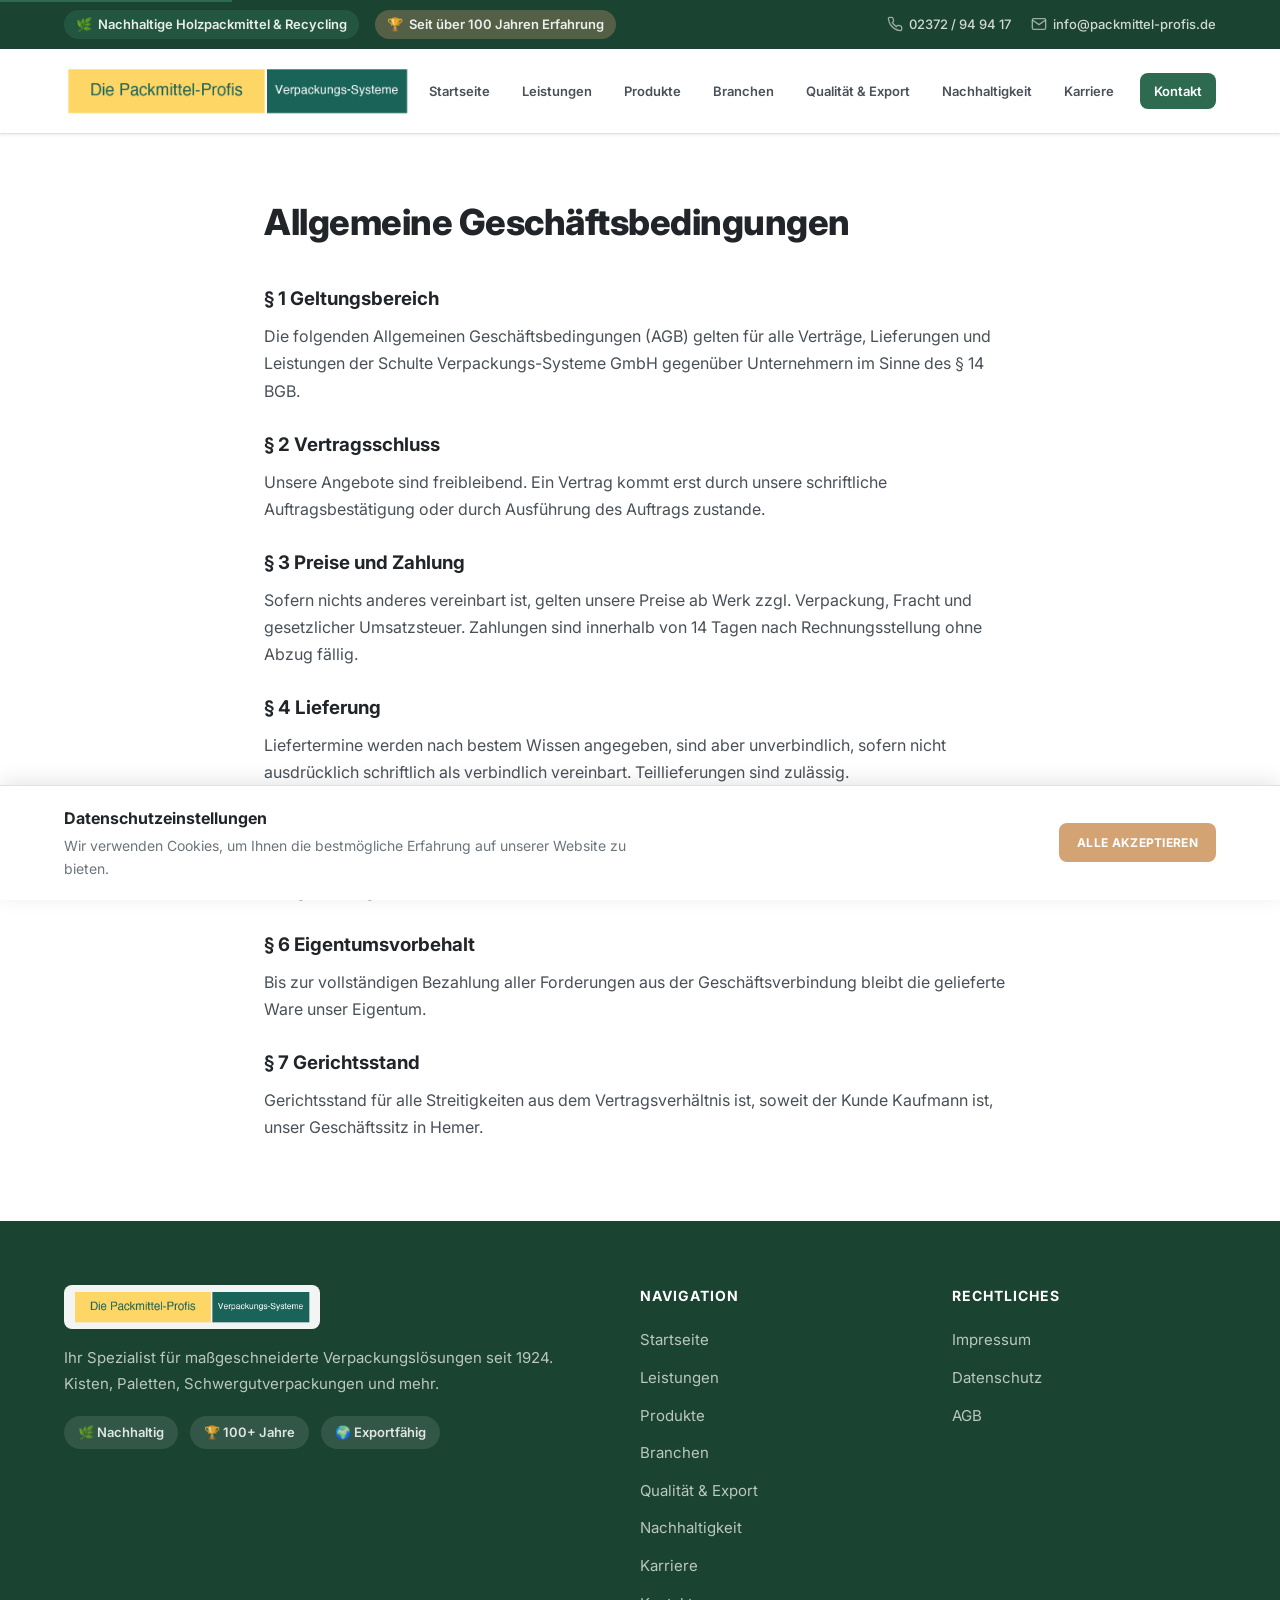
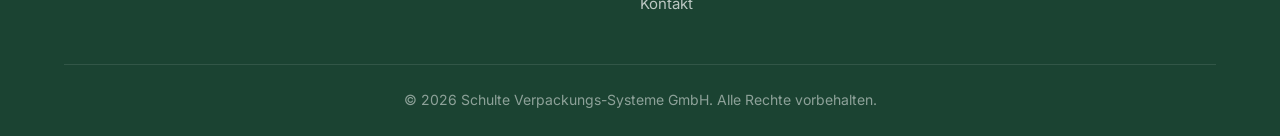
<file: agb.html>
<!DOCTYPE html>
<html lang="de">
<head>
    <meta charset="UTF-8">
    <meta name="viewport" content="width=device-width, initial-scale=1.0">
    <title>AGB | Schulte Verpackungs-Systeme GmbH</title>
    <meta name="description" content="Allgemeine Geschäftsbedingungen der Schulte Verpackungs-Systeme GmbH.">
    <link rel="stylesheet" href="css/style.css">
    <link rel="preconnect" href="https://fonts.googleapis.com">
    <link rel="preconnect" href="https://fonts.gstatic.com" crossorigin>
    <link href="https://fonts.googleapis.com/css2?family=Inter:wght@300;400;500;600;700;800;900&display=swap" rel="stylesheet">
</head>
<body>
    <a href="#main-content" class="skip-link">Zum Hauptinhalt springen</a>
    <div class="cookie-banner" id="cookieBanner">
        <div class="container cookie-inner">
            <div class="cookie-text"><p><strong>Datenschutzeinstellungen</strong></p><p>Wir verwenden Cookies, um Ihnen die bestmögliche Erfahrung auf unserer Website zu bieten.</p></div>
            <div class="cookie-actions">
                <button class="btn btn-outline btn-small" id="cookieDecline">Ablehnen</button>
                <button class="btn btn-primary btn-small" id="cookieAccept">Alle akzeptieren</button>
            </div>
        </div>
    </div>
    <div class="top-bar">
        <div class="container">
            <div class="top-bar-left">
                <span class="eco-badge"><span aria-hidden="true">🌿</span> Nachhaltige Holzpackmittel &amp; Recycling</span>
                <span class="jubilee-badge"><span aria-hidden="true">🏆</span> Seit über 100 Jahren Erfahrung</span>
            </div>
            <div class="top-bar-right">
                <a href="tel:+492372949417" class="top-link"><svg width="16" height="16" viewBox="0 0 24 24" fill="none" stroke="currentColor" stroke-width="2"><path d="M22 16.92v3a2 2 0 0 1-2.18 2 19.79 19.79 0 0 1-8.63-3.07 19.5 19.5 0 0 1-6-6 19.79 19.79 0 0 1-3.07-8.67A2 2 0 0 1 4.11 2h3a2 2 0 0 1 2 1.72 12.84 12.84 0 0 0 .7 2.81 2 2 0 0 1-.45 2.11L8.09 9.91a16 16 0 0 0 6 6l1.27-1.27a2 2 0 0 1 2.11-.45 12.84 12.84 0 0 0 2.81.7A2 2 0 0 1 22 16.92z"/></svg> 02372 / 94 94 17</a>
                <a href="mailto:info@packmittel-profis.de" class="top-link"><svg width="16" height="16" viewBox="0 0 24 24" fill="none" stroke="currentColor" stroke-width="2"><path d="M4 4h16c1.1 0 2 .9 2 2v12c0 1.1-.9 2-2 2H4c-1.1 0-2-.9-2-2V6c0-1.1.9-2 2-2z"/><polyline points="22,6 12,13 2,6"/></svg> info@packmittel-profis.de</a>
            </div>
        </div>
    </div>
    <header class="site-header" id="header">
        <div class="container header-inner">
            <a href="index.html" class="logo" aria-label="Schulte Verpackungs-Systeme - Startseite">
                <img src="images/logo_schulte.png" alt="Die Packmittel-Profis | Verpackungs-Systeme" class="logo-img">
            </a>
            <nav class="main-nav" aria-label="Hauptnavigation">
                <button class="nav-toggle" id="navToggle" aria-label="Menü öffnen" aria-expanded="false">
                    <span class="hamburger-line"></span>
                    <span class="hamburger-line"></span>
                    <span class="hamburger-line"></span>
                </button>
                <ul class="nav-menu" id="navMenu" role="menubar">
                    <li role="none"><a href="index.html" class="nav-link" role="menuitem">Startseite</a></li>
                    <li role="none"><a href="leistungen.html" class="nav-link" role="menuitem">Leistungen</a></li>
                    <li role="none"><a href="produkte.html" class="nav-link" role="menuitem">Produkte</a></li>
                    <li role="none"><a href="branchen.html" class="nav-link" role="menuitem">Branchen</a></li>
                    <li role="none"><a href="qualitaet-export.html" class="nav-link" role="menuitem">Qualität &amp; Export</a></li>
                    <li role="none"><a href="nachhaltigkeit.html" class="nav-link" role="menuitem">Nachhaltigkeit</a></li>
                    <li role="none"><a href="karriere.html" class="nav-link" role="menuitem">Karriere</a></li>
                    <li role="none"><a href="kontakt.html" class="nav-link nav-cta" role="menuitem">Kontakt</a></li>
                </ul>
            </nav>
        </div>
    </header>

    <main id="main-content">
        <section class="section section-white" style="padding-top:60px;">
            <div class="container" style="max-width:800px;">
                <h1 class="section-title" style="margin-bottom:32px;">Allgemeine Geschäftsbedingungen</h1>
                <div style="display:flex;flex-direction:column;gap:24px;color:var(--text-light);line-height:1.7;">
                    <div>
                        <h3 style="color:var(--text);margin-bottom:8px;">§ 1 Geltungsbereich</h3>
                        <p>Die folgenden Allgemeinen Geschäftsbedingungen (AGB) gelten für alle Verträge, Lieferungen und Leistungen der Schulte Verpackungs-Systeme GmbH gegenüber Unternehmern im Sinne des § 14 BGB.</p>
                    </div>
                    <div>
                        <h3 style="color:var(--text);margin-bottom:8px;">§ 2 Vertragsschluss</h3>
                        <p>Unsere Angebote sind freibleibend. Ein Vertrag kommt erst durch unsere schriftliche Auftragsbestätigung oder durch Ausführung des Auftrags zustande.</p>
                    </div>
                    <div>
                        <h3 style="color:var(--text);margin-bottom:8px;">§ 3 Preise und Zahlung</h3>
                        <p>Sofern nichts anderes vereinbart ist, gelten unsere Preise ab Werk zzgl. Verpackung, Fracht und gesetzlicher Umsatzsteuer. Zahlungen sind innerhalb von 14 Tagen nach Rechnungsstellung ohne Abzug fällig.</p>
                    </div>
                    <div>
                        <h3 style="color:var(--text);margin-bottom:8px;">§ 4 Lieferung</h3>
                        <p>Liefertermine werden nach bestem Wissen angegeben, sind aber unverbindlich, sofern nicht ausdrücklich schriftlich als verbindlich vereinbart. Teillieferungen sind zulässig.</p>
                    </div>
                    <div>
                        <h3 style="color:var(--text);margin-bottom:8px;">§ 5 Gewährleistung</h3>
                        <p>Die Gewährleistungsfrist beträgt 12 Monate ab Gefahrübergang. Es gilt das gesetzliche Mängelhaftungsrecht.</p>
                    </div>
                    <div>
                        <h3 style="color:var(--text);margin-bottom:8px;">§ 6 Eigentumsvorbehalt</h3>
                        <p>Bis zur vollständigen Bezahlung aller Forderungen aus der Geschäftsverbindung bleibt die gelieferte Ware unser Eigentum.</p>
                    </div>
                    <div>
                        <h3 style="color:var(--text);margin-bottom:8px;">§ 7 Gerichtsstand</h3>
                        <p>Gerichtsstand für alle Streitigkeiten aus dem Vertragsverhältnis ist, soweit der Kunde Kaufmann ist, unser Geschäftssitz in Hemer.</p>
                    </div>
                </div>
            </div>
        </section>
    </main>

    <footer class="site-footer">
        <div class="container">
            <div class="footer-grid">
                <div class="footer-brand">
                    <img src="images/logo_schulte.png" alt="Die Packmittel-Profis | Verpackungs-Systeme" class="logo-img footer-logo-img">
                    <p>Ihr Spezialist für maßgeschneiderte Verpackungslösungen seit 1924. Kisten, Paletten, Schwergutverpackungen und mehr.</p>
                    <div class="footer-badges">
                        <span class="footer-badge">🌿 Nachhaltig</span>
                        <span class="footer-badge">🏆 100+ Jahre</span>
                        <span class="footer-badge">🌍 Exportfähig</span>
                    </div>
                </div>
                <nav class="footer-links" aria-label="Footer Navigation">
                    <h4>Navigation</h4>
                    <ul>
                        <li><a href="index.html">Startseite</a></li>
                        <li><a href="leistungen.html">Leistungen</a></li>
                        <li><a href="produkte.html">Produkte</a></li>
                        <li><a href="branchen.html">Branchen</a></li>
                        <li><a href="qualitaet-export.html">Qualität &amp; Export</a></li>
                        <li><a href="nachhaltigkeit.html">Nachhaltigkeit</a></li>
                        <li><a href="karriere.html">Karriere</a></li>
                        <li><a href="kontakt.html">Kontakt</a></li>
                    </ul>
                </nav>
                <nav class="footer-links" aria-label="Rechtliches">
                    <h4>Rechtliches</h4>
                    <ul>
                        <li><a href="impressum.html">Impressum</a></li>
                        <li><a href="datenschutz.html">Datenschutz</a></li>
                        <li><a href="agb.html">AGB</a></li>
                    </ul>
                </nav>
            </div>
            <div class="footer-bottom"><p>&copy; 2026 Schulte Verpackungs-Systeme GmbH. Alle Rechte vorbehalten.</p></div>
        </div>
    </footer>
    <button class="back-to-top" id="backToTop" aria-label="Zurück nach oben">
        <svg width="20" height="20" viewBox="0 0 24 24" fill="none" stroke="currentColor" stroke-width="2"><path d="M18 15l-6-6-6 6"/></svg>
    </button>
    <script src="js/main.js"></script>
</body>
</html>
</file>
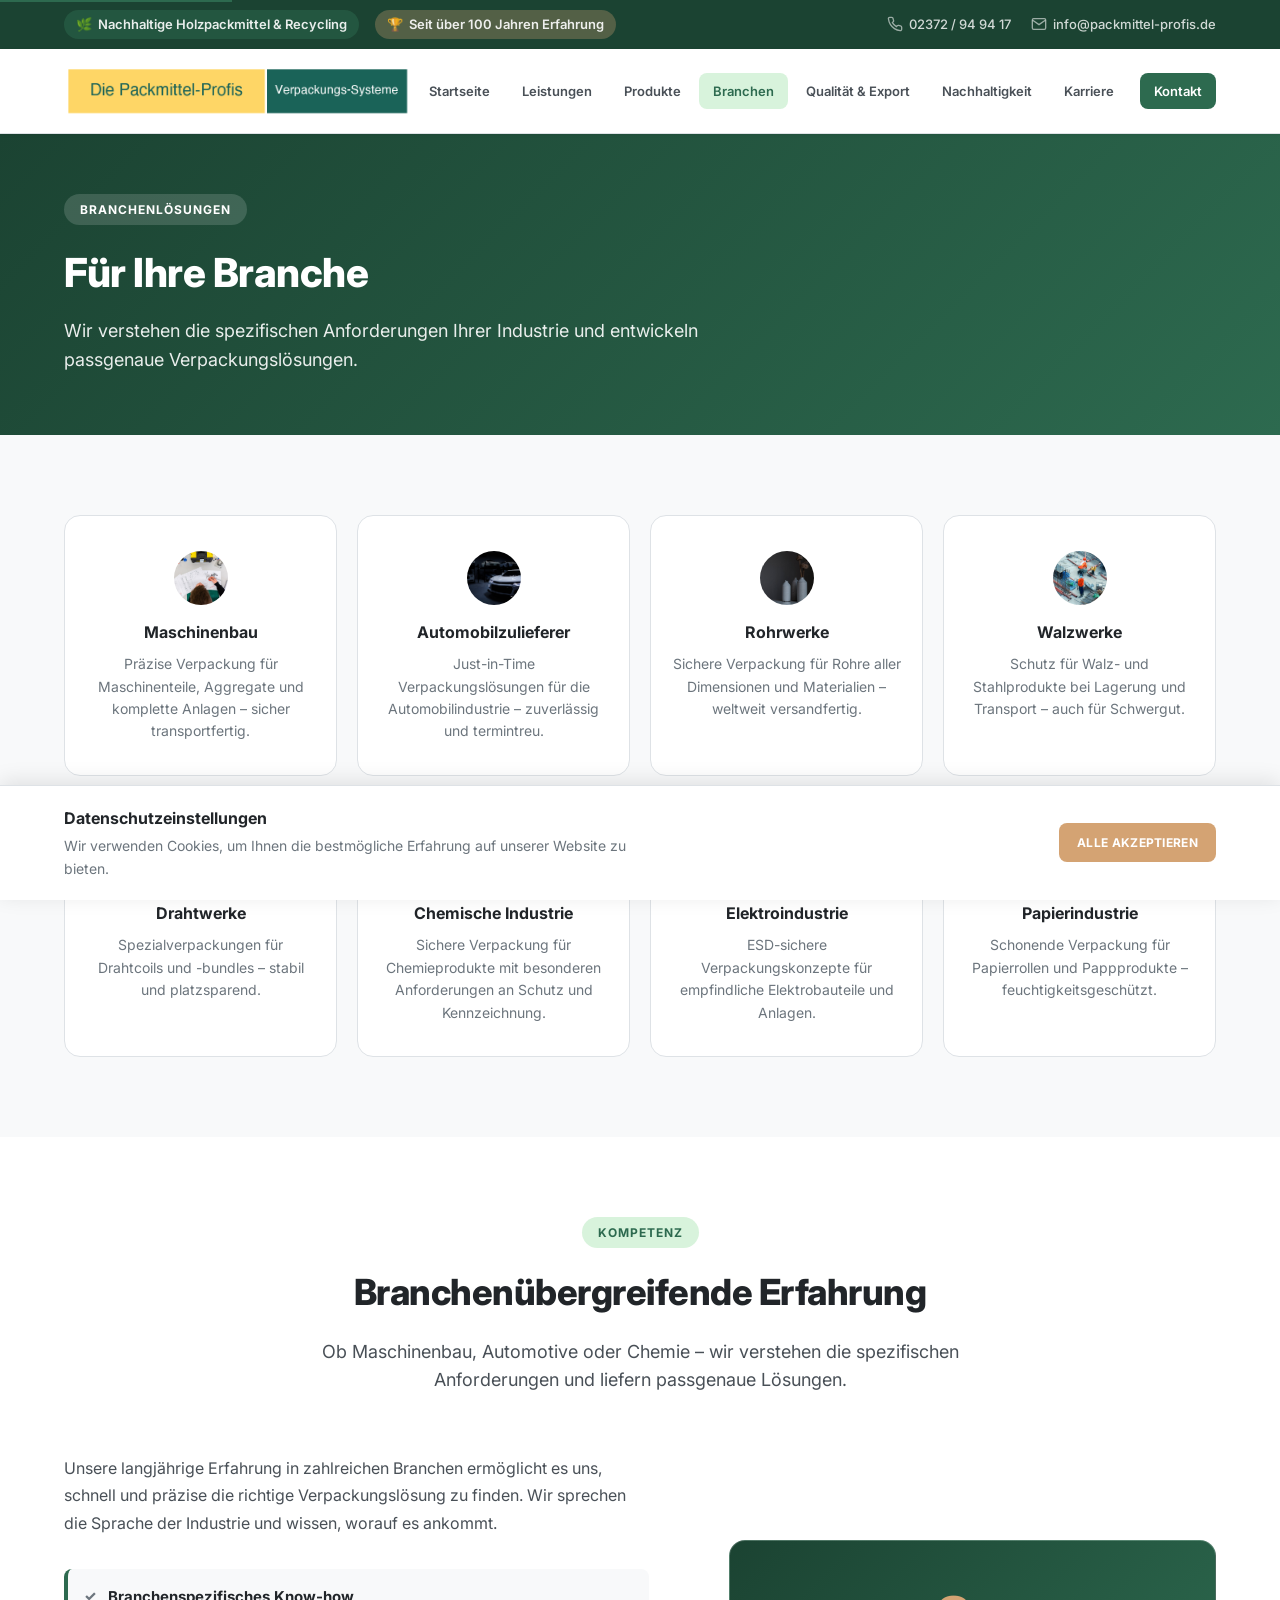
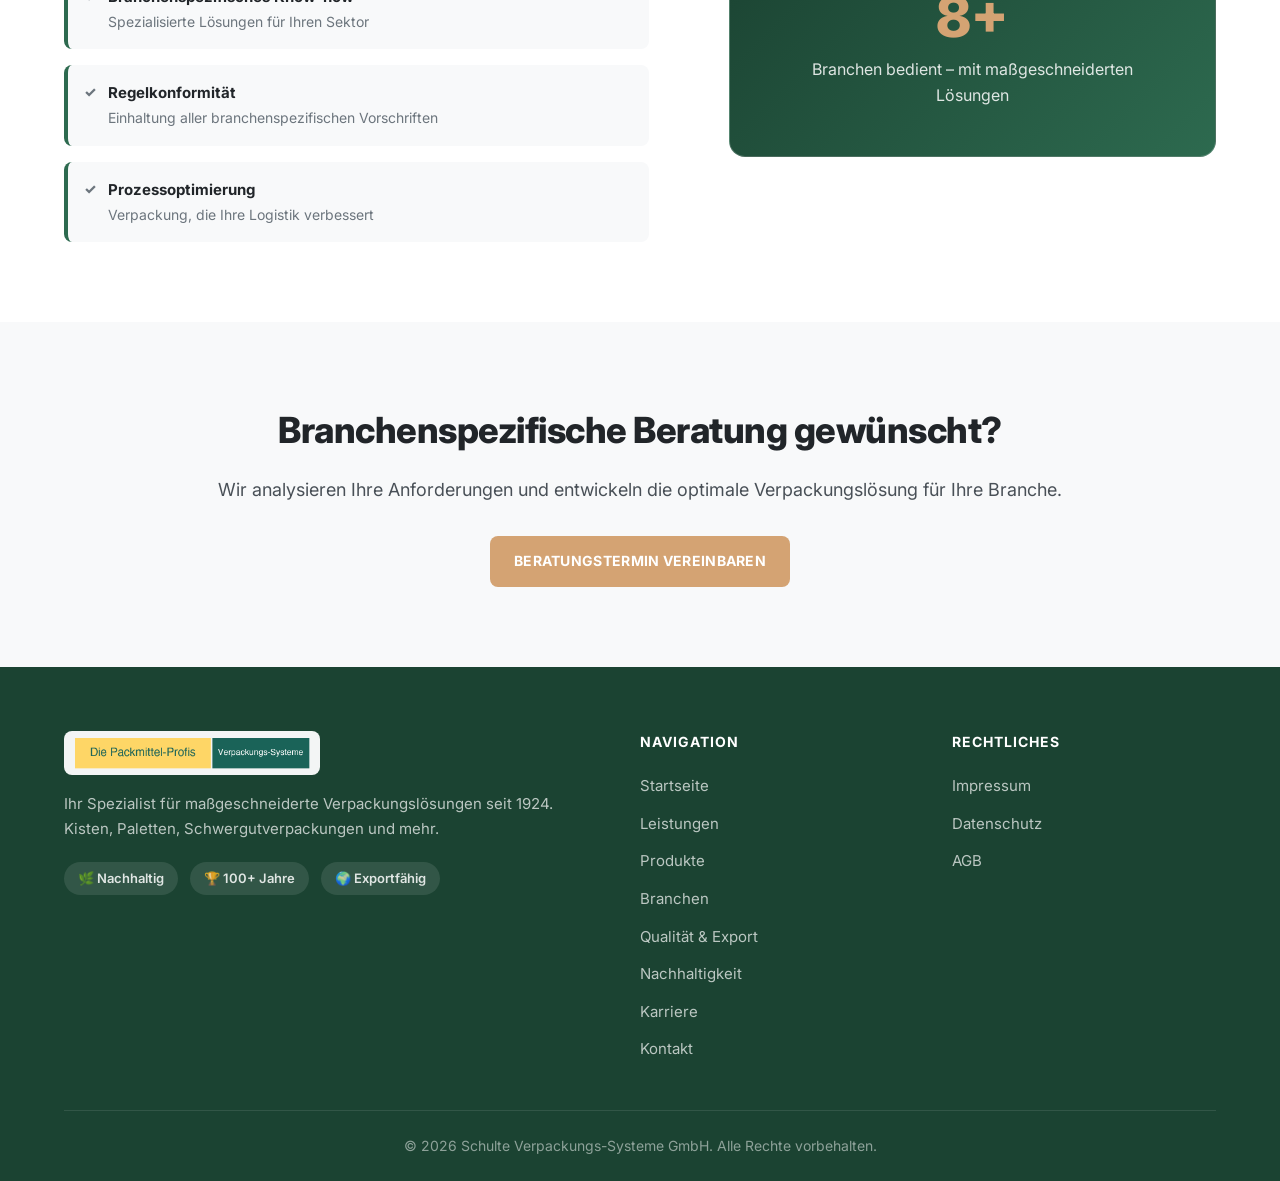
<file: branchen.html>
<!DOCTYPE html>
<html lang="de">
<head>
    <meta charset="UTF-8">
    <meta name="viewport" content="width=device-width, initial-scale=1.0">
    <title>Branchenlösungen | Schulte Verpackungs-Systeme GmbH</title>
    <meta name="description" content="Branchenspezifische Verpackungslösungen für Maschinenbau, Automotive, Rohrwerke, Walzwerke, Drahtwerke, Chemie, Elektro- und Papierindustrie.">
    <link rel="stylesheet" href="css/style.css">
    <link rel="preconnect" href="https://fonts.googleapis.com">
    <link rel="preconnect" href="https://fonts.gstatic.com" crossorigin>
    <link href="https://fonts.googleapis.com/css2?family=Inter:wght@300;400;500;600;700;800;900&display=swap" rel="stylesheet">
</head>
<body>
    <a href="#main-content" class="skip-link">Zum Hauptinhalt springen</a>
    <div class="cookie-banner" id="cookieBanner">
        <div class="container cookie-inner">
            <div class="cookie-text"><p><strong>Datenschutzeinstellungen</strong></p><p>Wir verwenden Cookies, um Ihnen die bestmögliche Erfahrung auf unserer Website zu bieten.</p></div>
            <div class="cookie-actions">
                <button class="btn btn-outline btn-small" id="cookieDecline">Ablehnen</button>
                <button class="btn btn-primary btn-small" id="cookieAccept">Alle akzeptieren</button>
            </div>
        </div>
    </div>
    <div class="top-bar">
        <div class="container">
            <div class="top-bar-left">
                <span class="eco-badge"><span aria-hidden="true">🌿</span> Nachhaltige Holzpackmittel &amp; Recycling</span>
                <span class="jubilee-badge"><span aria-hidden="true">🏆</span> Seit über 100 Jahren Erfahrung</span>
            </div>
            <div class="top-bar-right">
                <a href="tel:+492372949417" class="top-link"><svg width="16" height="16" viewBox="0 0 24 24" fill="none" stroke="currentColor" stroke-width="2"><path d="M22 16.92v3a2 2 0 0 1-2.18 2 19.79 19.79 0 0 1-8.63-3.07 19.5 19.5 0 0 1-6-6 19.79 19.79 0 0 1-3.07-8.67A2 2 0 0 1 4.11 2h3a2 2 0 0 1 2 1.72 12.84 12.84 0 0 0 .7 2.81 2 2 0 0 1-.45 2.11L8.09 9.91a16 16 0 0 0 6 6l1.27-1.27a2 2 0 0 1 2.11-.45 12.84 12.84 0 0 0 2.81.7A2 2 0 0 1 22 16.92z"/></svg> 02372 / 94 94 17</a>
                <a href="mailto:info@packmittel-profis.de" class="top-link"><svg width="16" height="16" viewBox="0 0 24 24" fill="none" stroke="currentColor" stroke-width="2"><path d="M4 4h16c1.1 0 2 .9 2 2v12c0 1.1-.9 2-2 2H4c-1.1 0-2-.9-2-2V6c0-1.1.9-2 2-2z"/><polyline points="22,6 12,13 2,6"/></svg> info@packmittel-profis.de</a>
            </div>
        </div>
    </div>
    <header class="site-header" id="header">
        <div class="container header-inner">
            <a href="index.html" class="logo" aria-label="Schulte Verpackungs-Systeme - Startseite">
                <img src="images/logo_schulte.png" alt="Die Packmittel-Profis | Verpackungs-Systeme" class="logo-img">
            </a>
            <nav class="main-nav" aria-label="Hauptnavigation">
                <button class="nav-toggle" id="navToggle" aria-label="Menü öffnen" aria-expanded="false">
                    <span class="hamburger-line"></span>
                    <span class="hamburger-line"></span>
                    <span class="hamburger-line"></span>
                </button>
                <ul class="nav-menu" id="navMenu" role="menubar">
                    <li role="none"><a href="index.html" class="nav-link" role="menuitem">Startseite</a></li>
                    <li role="none"><a href="leistungen.html" class="nav-link" role="menuitem">Leistungen</a></li>
                    <li role="none"><a href="produkte.html" class="nav-link" role="menuitem">Produkte</a></li>
                    <li role="none"><a href="branchen.html" class="nav-link active" role="menuitem">Branchen</a></li>
                    <li role="none"><a href="qualitaet-export.html" class="nav-link" role="menuitem">Qualität &amp; Export</a></li>
                    <li role="none"><a href="nachhaltigkeit.html" class="nav-link" role="menuitem">Nachhaltigkeit</a></li>
                    <li role="none"><a href="karriere.html" class="nav-link" role="menuitem">Karriere</a></li>
                    <li role="none"><a href="kontakt.html" class="nav-link nav-cta" role="menuitem">Kontakt</a></li>
                </ul>
            </nav>
        </div>
    </header>

    <main id="main-content">
        <section class="section section-green" style="padding:60px 0;">
            <div class="container">
                <span class="section-tag light">Branchenlösungen</span>
                <h1 class="section-title light" style="font-size:2.5rem;margin-bottom:12px;">Für Ihre Branche</h1>
                <p class="light" style="font-size:18px;opacity:0.9;max-width:700px;">Wir verstehen die spezifischen Anforderungen Ihrer Industrie und entwickeln passgenaue Verpackungslösungen.</p>
            </div>
        </section>

        <section class="section section-light" aria-labelledby="branchen-heading">
            <div class="container">
                <div class="branches-grid">
                    <article class="branch-card" data-animate>
                        <span class="branch-icon"><img src="images/branche-maschinenbau.jpg" alt="Maschinenbau"></span>
                        <h3>Maschinenbau</h3>
                        <p>Präzise Verpackung für Maschinenteile, Aggregate und komplette Anlagen – sicher transportfertig.</p>
                    </article>
                    <article class="branch-card" data-animate>
                        <span class="branch-icon"><img src="images/branche-automotive.jpg" alt="Automotive"></span>
                        <h3>Automobilzulieferer</h3>
                        <p>Just-in-Time Verpackungslösungen für die Automobilindustrie – zuverlässig und termintreu.</p>
                    </article>
                    <article class="branch-card" data-animate>
                        <span class="branch-icon"><img src="images/branche-rohrwerke.jpg" alt="Rohrwerke"></span>
                        <h3>Rohrwerke</h3>
                        <p>Sichere Verpackung für Rohre aller Dimensionen und Materialien – weltweit versandfertig.</p>
                    </article>
                    <article class="branch-card" data-animate>
                        <span class="branch-icon"><img src="images/branche-walzwerke.jpg" alt="Walzwerke"></span>
                        <h3>Walzwerke</h3>
                        <p>Schutz für Walz- und Stahlprodukte bei Lagerung und Transport – auch für Schwergut.</p>
                    </article>
                    <article class="branch-card" data-animate>
                        <span class="branch-icon"><img src="images/branche-drahtwerke.jpg" alt="Drahtwerke"></span>
                        <h3>Drahtwerke</h3>
                        <p>Spezialverpackungen für Drahtcoils und -bundles – stabil und platzsparend.</p>
                    </article>
                    <article class="branch-card" data-animate>
                        <span class="branch-icon"><img src="images/branche-chemie.jpg" alt="Chemie"></span>
                        <h3>Chemische Industrie</h3>
                        <p>Sichere Verpackung für Chemieprodukte mit besonderen Anforderungen an Schutz und Kennzeichnung.</p>
                    </article>
                    <article class="branch-card" data-animate>
                        <span class="branch-icon"><img src="images/branche-elektro.jpg" alt="Elektro"></span>
                        <h3>Elektroindustrie</h3>
                        <p>ESD-sichere Verpackungskonzepte für empfindliche Elektrobauteile und Anlagen.</p>
                    </article>
                    <article class="branch-card" data-animate>
                        <span class="branch-icon"><img src="images/branche-papier.jpg" alt="Papier"></span>
                        <h3>Papierindustrie</h3>
                        <p>Schonende Verpackung für Papierrollen und Pappprodukte – feuchtigkeitsgeschützt.</p>
                    </article>
                </div>
            </div>
        </section>

        <section class="section section-white" aria-label="Branchenübergreifende Kompetenz">
            <div class="container">
                <header class="section-header">
                    <span class="section-tag">Kompetenz</span>
                    <h2 class="section-title">Branchenübergreifende Erfahrung</h2>
                    <p class="section-desc">Ob Maschinenbau, Automotive oder Chemie – wir verstehen die spezifischen Anforderungen und liefern passgenaue Lösungen.</p>
                </header>
                <div class="about-grid">
                    <div class="about-content" data-animate>
                        <p>Unsere langjährige Erfahrung in zahlreichen Branchen ermöglicht es uns, schnell und präzise die richtige Verpackungslösung zu finden. Wir sprechen die Sprache der Industrie und wissen, worauf es ankommt.</p>
                        <div class="about-features">
                            <div class="about-feature"><span class="feature-icon">✓</span><div><strong>Branchenspezifisches Know-how</strong><span>Spezialisierte Lösungen für Ihren Sektor</span></div></div>
                            <div class="about-feature"><span class="feature-icon">✓</span><div><strong>Regelkonformität</strong><span>Einhaltung aller branchenspezifischen Vorschriften</span></div></div>
                            <div class="about-feature"><span class="feature-icon">✓</span><div><strong>Prozessoptimierung</strong><span>Verpackung, die Ihre Logistik verbessert</span></div></div>
                        </div>
                    </div>
                    <div class="about-visual" data-animate>
                        <div class="quality-card" style="background:linear-gradient(135deg, var(--primary-dark), var(--primary));color:white;">
                            <span class="quality-number" style="color:var(--accent);">8+</span>
                            <span class="quality-label">Branchen bedient – mit maßgeschneiderten Lösungen</span>
                        </div>
                    </div>
                </div>
            </div>
        </section>

        <section class="section section-light" aria-label="Projekt anfragen">
            <div class="container" style="text-align:center;">
                <h2 class="section-title" style="margin-bottom:16px;">Branchenspezifische Beratung gewünscht?</h2>
                <p class="section-desc" style="margin-bottom:32px;">Wir analysieren Ihre Anforderungen und entwickeln die optimale Verpackungslösung für Ihre Branche.</p>
                <a href="kontakt.html" class="btn btn-primary">Beratungstermin vereinbaren</a>
            </div>
        </section>
    </main>

    <footer class="site-footer">
        <div class="container">
            <div class="footer-grid">
                <div class="footer-brand">
                    <img src="images/logo_schulte.png" alt="Die Packmittel-Profis | Verpackungs-Systeme" class="logo-img footer-logo-img">
                    <p>Ihr Spezialist für maßgeschneiderte Verpackungslösungen seit 1924. Kisten, Paletten, Schwergutverpackungen und mehr.</p>
                    <div class="footer-badges">
                        <span class="footer-badge">🌿 Nachhaltig</span>
                        <span class="footer-badge">🏆 100+ Jahre</span>
                        <span class="footer-badge">🌍 Exportfähig</span>
                    </div>
                </div>
                <nav class="footer-links" aria-label="Footer Navigation">
                    <h4>Navigation</h4>
                    <ul>
                        <li><a href="index.html">Startseite</a></li>
                        <li><a href="leistungen.html">Leistungen</a></li>
                        <li><a href="produkte.html">Produkte</a></li>
                        <li><a href="branchen.html">Branchen</a></li>
                        <li><a href="qualitaet-export.html">Qualität &amp; Export</a></li>
                        <li><a href="nachhaltigkeit.html">Nachhaltigkeit</a></li>
                        <li><a href="karriere.html">Karriere</a></li>
                        <li><a href="kontakt.html">Kontakt</a></li>
                    </ul>
                </nav>
                <nav class="footer-links" aria-label="Rechtliches">
                    <h4>Rechtliches</h4>
                    <ul>
                        <li><a href="impressum.html">Impressum</a></li>
                        <li><a href="datenschutz.html">Datenschutz</a></li>
                        <li><a href="agb.html">AGB</a></li>
                    </ul>
                </nav>
            </div>
            <div class="footer-bottom"><p>&copy; 2026 Schulte Verpackungs-Systeme GmbH. Alle Rechte vorbehalten.</p></div>
        </div>
    </footer>
    <button class="back-to-top" id="backToTop" aria-label="Zurück nach oben">
        <svg width="20" height="20" viewBox="0 0 24 24" fill="none" stroke="currentColor" stroke-width="2"><path d="M18 15l-6-6-6 6"/></svg>
    </button>
    <script src="js/main.js"></script>
</body>
</html>
</file>
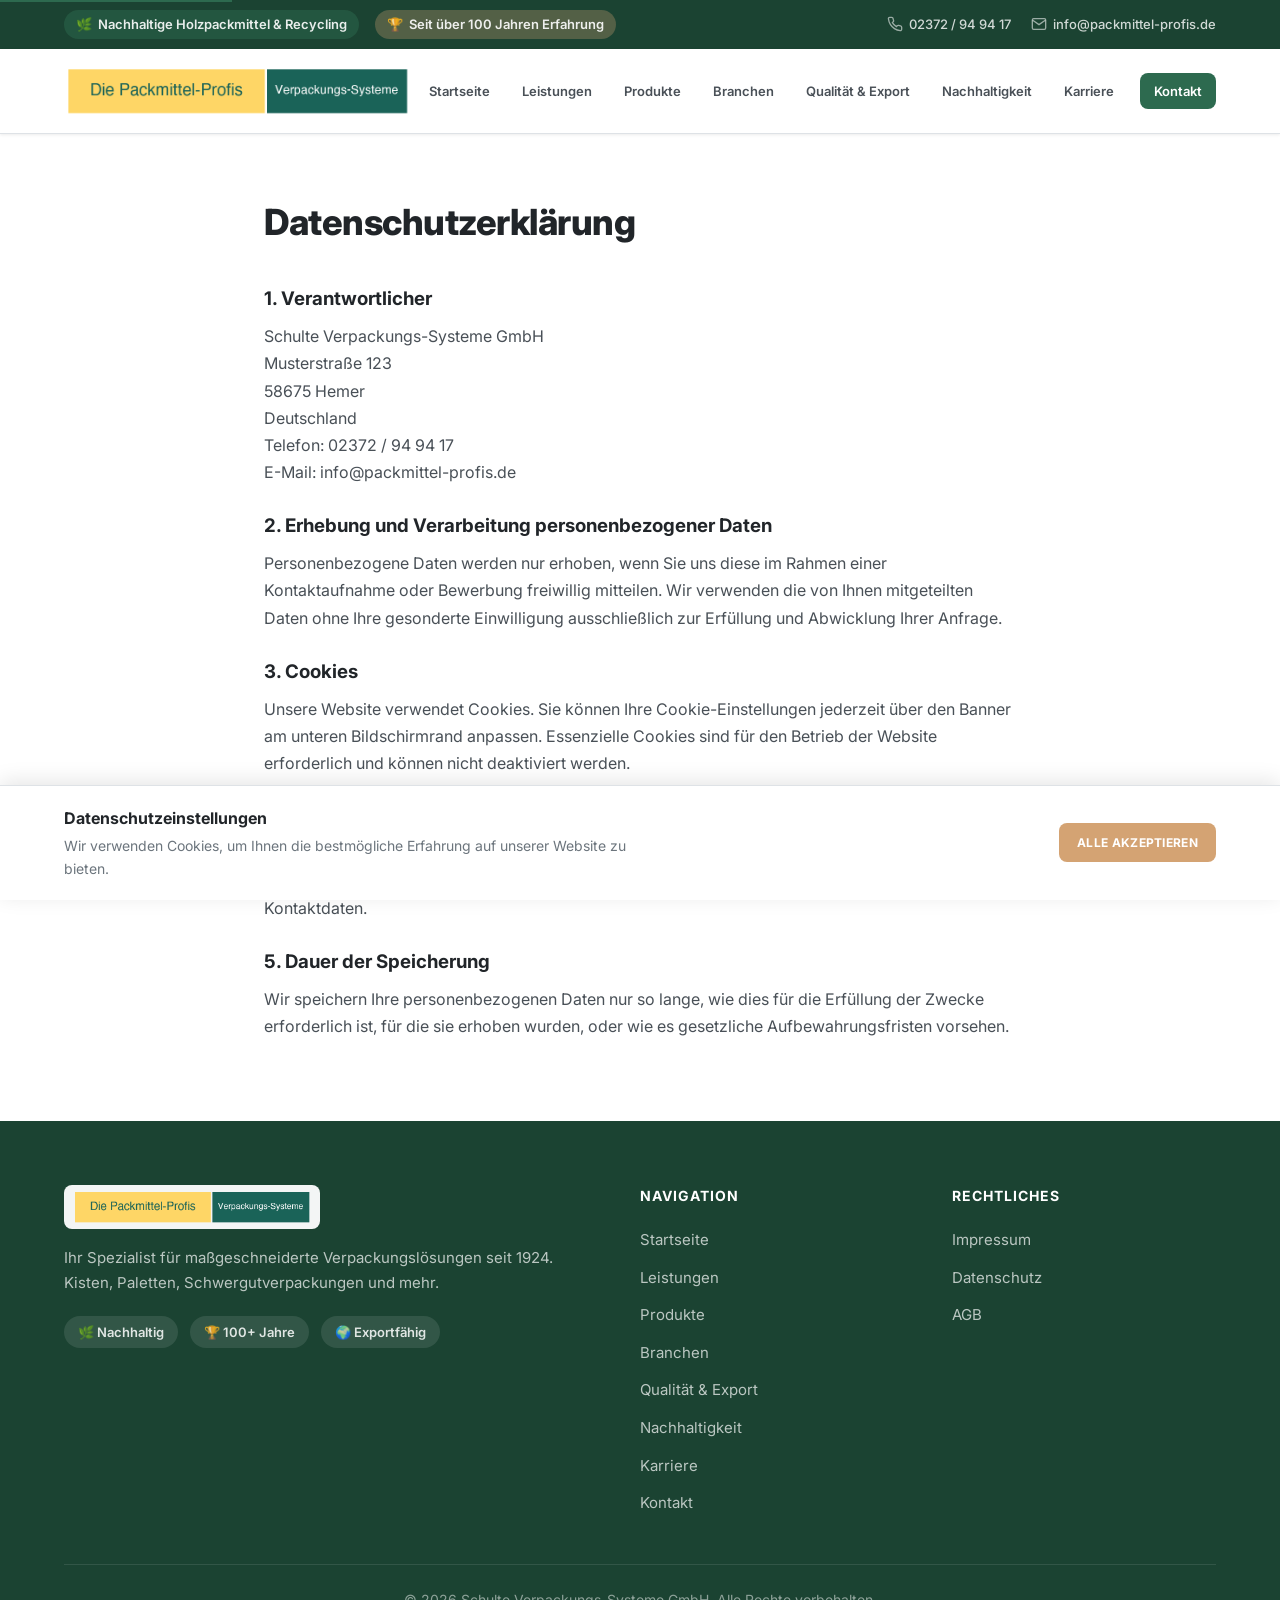
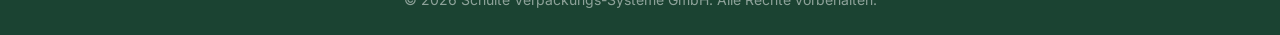
<file: datenschutz.html>
<!DOCTYPE html>
<html lang="de">
<head>
    <meta charset="UTF-8">
    <meta name="viewport" content="width=device-width, initial-scale=1.0">
    <title>Datenschutz | Schulte Verpackungs-Systeme GmbH</title>
    <meta name="description" content="Datenschutzerklärung der Schulte Verpackungs-Systeme GmbH.">
    <link rel="stylesheet" href="css/style.css">
    <link rel="preconnect" href="https://fonts.googleapis.com">
    <link rel="preconnect" href="https://fonts.gstatic.com" crossorigin>
    <link href="https://fonts.googleapis.com/css2?family=Inter:wght@300;400;500;600;700;800;900&display=swap" rel="stylesheet">
</head>
<body>
    <a href="#main-content" class="skip-link">Zum Hauptinhalt springen</a>
    <div class="cookie-banner" id="cookieBanner">
        <div class="container cookie-inner">
            <div class="cookie-text"><p><strong>Datenschutzeinstellungen</strong></p><p>Wir verwenden Cookies, um Ihnen die bestmögliche Erfahrung auf unserer Website zu bieten.</p></div>
            <div class="cookie-actions">
                <button class="btn btn-outline btn-small" id="cookieDecline">Ablehnen</button>
                <button class="btn btn-primary btn-small" id="cookieAccept">Alle akzeptieren</button>
            </div>
        </div>
    </div>
    <div class="top-bar">
        <div class="container">
            <div class="top-bar-left">
                <span class="eco-badge"><span aria-hidden="true">🌿</span> Nachhaltige Holzpackmittel &amp; Recycling</span>
                <span class="jubilee-badge"><span aria-hidden="true">🏆</span> Seit über 100 Jahren Erfahrung</span>
            </div>
            <div class="top-bar-right">
                <a href="tel:+492372949417" class="top-link"><svg width="16" height="16" viewBox="0 0 24 24" fill="none" stroke="currentColor" stroke-width="2"><path d="M22 16.92v3a2 2 0 0 1-2.18 2 19.79 19.79 0 0 1-8.63-3.07 19.5 19.5 0 0 1-6-6 19.79 19.79 0 0 1-3.07-8.67A2 2 0 0 1 4.11 2h3a2 2 0 0 1 2 1.72 12.84 12.84 0 0 0 .7 2.81 2 2 0 0 1-.45 2.11L8.09 9.91a16 16 0 0 0 6 6l1.27-1.27a2 2 0 0 1 2.11-.45 12.84 12.84 0 0 0 2.81.7A2 2 0 0 1 22 16.92z"/></svg> 02372 / 94 94 17</a>
                <a href="mailto:info@packmittel-profis.de" class="top-link"><svg width="16" height="16" viewBox="0 0 24 24" fill="none" stroke="currentColor" stroke-width="2"><path d="M4 4h16c1.1 0 2 .9 2 2v12c0 1.1-.9 2-2 2H4c-1.1 0-2-.9-2-2V6c0-1.1.9-2 2-2z"/><polyline points="22,6 12,13 2,6"/></svg> info@packmittel-profis.de</a>
            </div>
        </div>
    </div>
    <header class="site-header" id="header">
        <div class="container header-inner">
            <a href="index.html" class="logo" aria-label="Schulte Verpackungs-Systeme - Startseite">
                <img src="images/logo_schulte.png" alt="Die Packmittel-Profis | Verpackungs-Systeme" class="logo-img">
            </a>
            <nav class="main-nav" aria-label="Hauptnavigation">
                <button class="nav-toggle" id="navToggle" aria-label="Menü öffnen" aria-expanded="false">
                    <span class="hamburger-line"></span>
                    <span class="hamburger-line"></span>
                    <span class="hamburger-line"></span>
                </button>
                <ul class="nav-menu" id="navMenu" role="menubar">
                    <li role="none"><a href="index.html" class="nav-link" role="menuitem">Startseite</a></li>
                    <li role="none"><a href="leistungen.html" class="nav-link" role="menuitem">Leistungen</a></li>
                    <li role="none"><a href="produkte.html" class="nav-link" role="menuitem">Produkte</a></li>
                    <li role="none"><a href="branchen.html" class="nav-link" role="menuitem">Branchen</a></li>
                    <li role="none"><a href="qualitaet-export.html" class="nav-link" role="menuitem">Qualität &amp; Export</a></li>
                    <li role="none"><a href="nachhaltigkeit.html" class="nav-link" role="menuitem">Nachhaltigkeit</a></li>
                    <li role="none"><a href="karriere.html" class="nav-link" role="menuitem">Karriere</a></li>
                    <li role="none"><a href="kontakt.html" class="nav-link nav-cta" role="menuitem">Kontakt</a></li>
                </ul>
            </nav>
        </div>
    </header>

    <main id="main-content">
        <section class="section section-white" style="padding-top:60px;">
            <div class="container" style="max-width:800px;">
                <h1 class="section-title" style="margin-bottom:32px;">Datenschutzerklärung</h1>
                <div style="display:flex;flex-direction:column;gap:24px;color:var(--text-light);line-height:1.7;">
                    <div>
                        <h3 style="color:var(--text);margin-bottom:8px;">1. Verantwortlicher</h3>
                        <p>Schulte Verpackungs-Systeme GmbH<br>Musterstraße 123<br>58675 Hemer<br>Deutschland<br>Telefon: 02372 / 94 94 17<br>E-Mail: info@packmittel-profis.de</p>
                    </div>
                    <div>
                        <h3 style="color:var(--text);margin-bottom:8px;">2. Erhebung und Verarbeitung personenbezogener Daten</h3>
                        <p>Personenbezogene Daten werden nur erhoben, wenn Sie uns diese im Rahmen einer Kontaktaufnahme oder Bewerbung freiwillig mitteilen. Wir verwenden die von Ihnen mitgeteilten Daten ohne Ihre gesonderte Einwilligung ausschließlich zur Erfüllung und Abwicklung Ihrer Anfrage.</p>
                    </div>
                    <div>
                        <h3 style="color:var(--text);margin-bottom:8px;">3. Cookies</h3>
                        <p>Unsere Website verwendet Cookies. Sie können Ihre Cookie-Einstellungen jederzeit über den Banner am unteren Bildschirmrand anpassen. Essenzielle Cookies sind für den Betrieb der Website erforderlich und können nicht deaktiviert werden.</p>
                    </div>
                    <div>
                        <h3 style="color:var(--text);margin-bottom:8px;">4. Ihre Rechte</h3>
                        <p>Sie haben das Recht auf Auskunft, Berichtigung, Löschung, Einschränkung der Verarbeitung, Datenübertragbarkeit und Widerspruch. Kontaktieren Sie uns hierzu unter den oben genannten Kontaktdaten.</p>
                    </div>
                    <div>
                        <h3 style="color:var(--text);margin-bottom:8px;">5. Dauer der Speicherung</h3>
                        <p>Wir speichern Ihre personenbezogenen Daten nur so lange, wie dies für die Erfüllung der Zwecke erforderlich ist, für die sie erhoben wurden, oder wie es gesetzliche Aufbewahrungsfristen vorsehen.</p>
                    </div>
                </div>
            </div>
        </section>
    </main>

    <footer class="site-footer">
        <div class="container">
            <div class="footer-grid">
                <div class="footer-brand">
                    <img src="images/logo_schulte.png" alt="Die Packmittel-Profis | Verpackungs-Systeme" class="logo-img footer-logo-img">
                    <p>Ihr Spezialist für maßgeschneiderte Verpackungslösungen seit 1924. Kisten, Paletten, Schwergutverpackungen und mehr.</p>
                    <div class="footer-badges">
                        <span class="footer-badge">🌿 Nachhaltig</span>
                        <span class="footer-badge">🏆 100+ Jahre</span>
                        <span class="footer-badge">🌍 Exportfähig</span>
                    </div>
                </div>
                <nav class="footer-links" aria-label="Footer Navigation">
                    <h4>Navigation</h4>
                    <ul>
                        <li><a href="index.html">Startseite</a></li>
                        <li><a href="leistungen.html">Leistungen</a></li>
                        <li><a href="produkte.html">Produkte</a></li>
                        <li><a href="branchen.html">Branchen</a></li>
                        <li><a href="qualitaet-export.html">Qualität &amp; Export</a></li>
                        <li><a href="nachhaltigkeit.html">Nachhaltigkeit</a></li>
                        <li><a href="karriere.html">Karriere</a></li>
                        <li><a href="kontakt.html">Kontakt</a></li>
                    </ul>
                </nav>
                <nav class="footer-links" aria-label="Rechtliches">
                    <h4>Rechtliches</h4>
                    <ul>
                        <li><a href="impressum.html">Impressum</a></li>
                        <li><a href="datenschutz.html">Datenschutz</a></li>
                        <li><a href="agb.html">AGB</a></li>
                    </ul>
                </nav>
            </div>
            <div class="footer-bottom"><p>&copy; 2026 Schulte Verpackungs-Systeme GmbH. Alle Rechte vorbehalten.</p></div>
        </div>
    </footer>
    <button class="back-to-top" id="backToTop" aria-label="Zurück nach oben">
        <svg width="20" height="20" viewBox="0 0 24 24" fill="none" stroke="currentColor" stroke-width="2"><path d="M18 15l-6-6-6 6"/></svg>
    </button>
    <script src="js/main.js"></script>
</body>
</html>
</file>
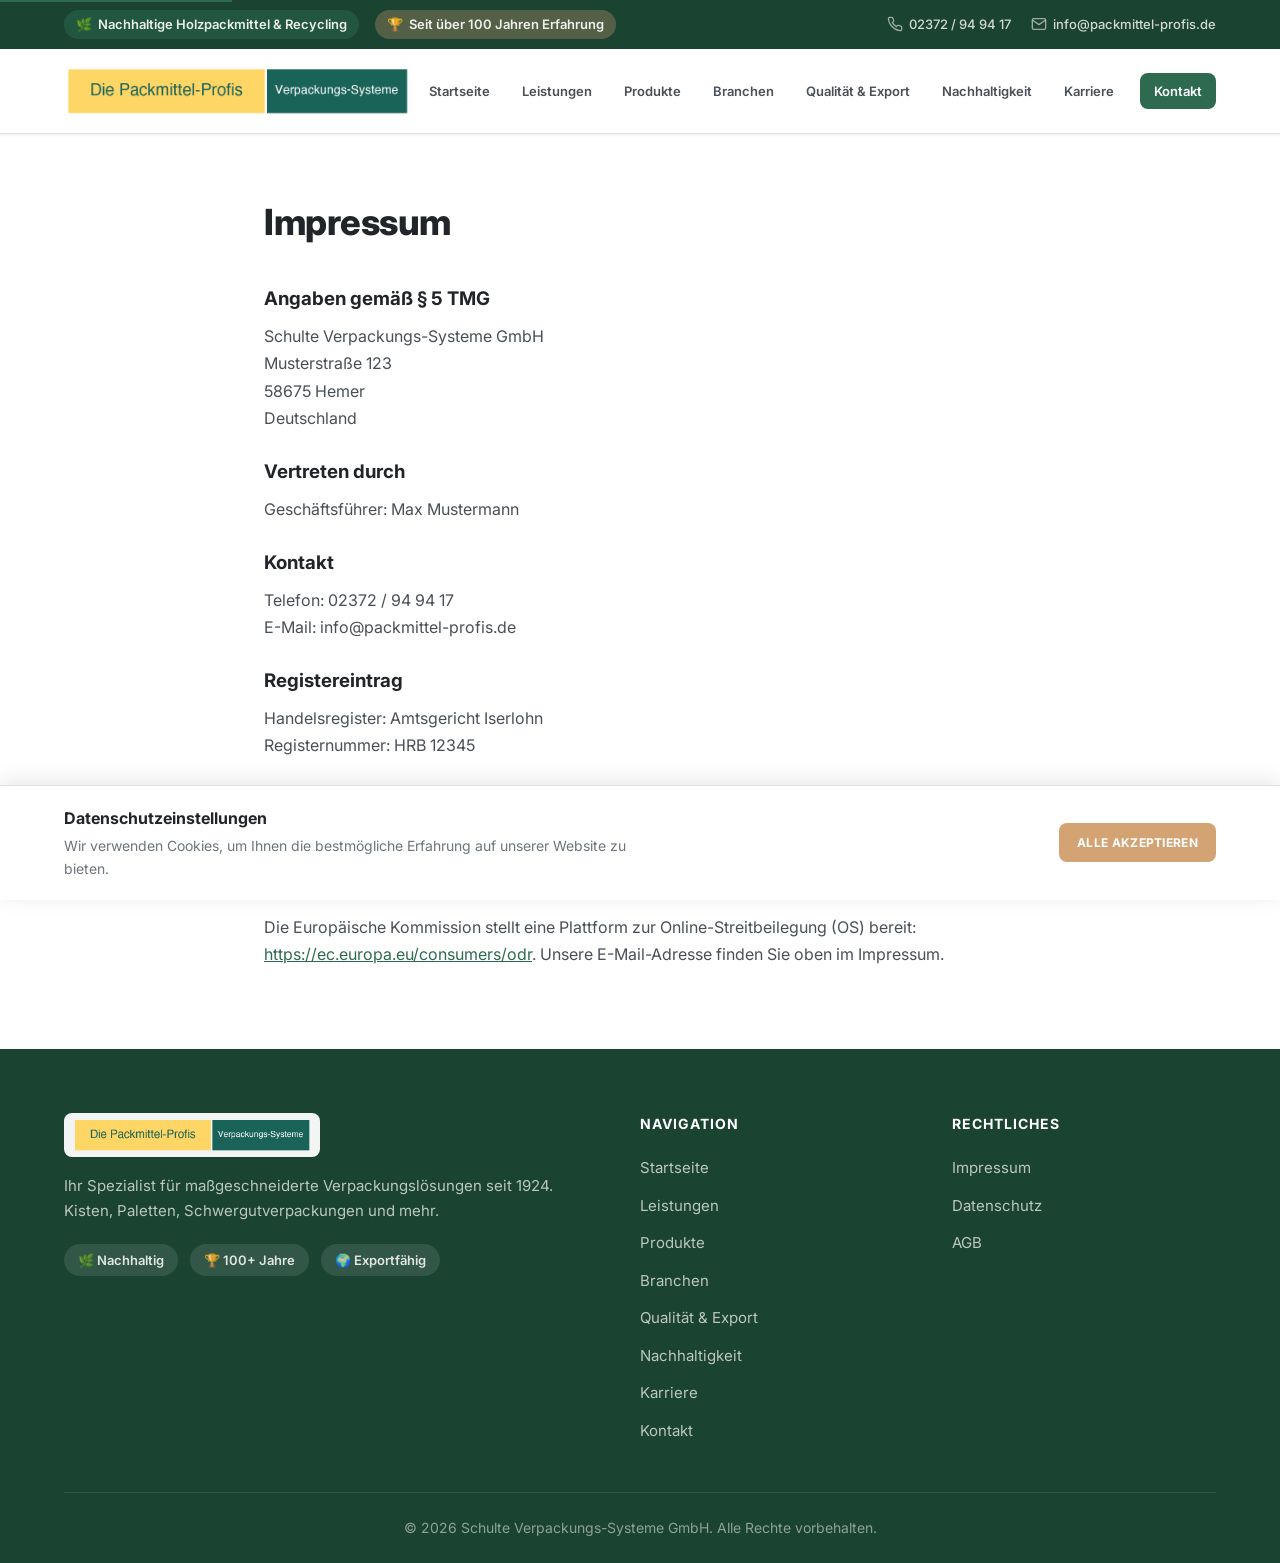
<file: impressum.html>
<!DOCTYPE html>
<html lang="de">
<head>
    <meta charset="UTF-8">
    <meta name="viewport" content="width=device-width, initial-scale=1.0">
    <title>Impressum | Schulte Verpackungs-Systeme GmbH</title>
    <meta name="description" content="Impressum der Schulte Verpackungs-Systeme GmbH.">
    <link rel="stylesheet" href="css/style.css">
    <link rel="preconnect" href="https://fonts.googleapis.com">
    <link rel="preconnect" href="https://fonts.gstatic.com" crossorigin>
    <link href="https://fonts.googleapis.com/css2?family=Inter:wght@300;400;500;600;700;800;900&display=swap" rel="stylesheet">
</head>
<body>
    <a href="#main-content" class="skip-link">Zum Hauptinhalt springen</a>
    <div class="cookie-banner" id="cookieBanner">
        <div class="container cookie-inner">
            <div class="cookie-text"><p><strong>Datenschutzeinstellungen</strong></p><p>Wir verwenden Cookies, um Ihnen die bestmögliche Erfahrung auf unserer Website zu bieten.</p></div>
            <div class="cookie-actions">
                <button class="btn btn-outline btn-small" id="cookieDecline">Ablehnen</button>
                <button class="btn btn-primary btn-small" id="cookieAccept">Alle akzeptieren</button>
            </div>
        </div>
    </div>
    <div class="top-bar">
        <div class="container">
            <div class="top-bar-left">
                <span class="eco-badge"><span aria-hidden="true">🌿</span> Nachhaltige Holzpackmittel &amp; Recycling</span>
                <span class="jubilee-badge"><span aria-hidden="true">🏆</span> Seit über 100 Jahren Erfahrung</span>
            </div>
            <div class="top-bar-right">
                <a href="tel:+492372949417" class="top-link"><svg width="16" height="16" viewBox="0 0 24 24" fill="none" stroke="currentColor" stroke-width="2"><path d="M22 16.92v3a2 2 0 0 1-2.18 2 19.79 19.79 0 0 1-8.63-3.07 19.5 19.5 0 0 1-6-6 19.79 19.79 0 0 1-3.07-8.67A2 2 0 0 1 4.11 2h3a2 2 0 0 1 2 1.72 12.84 12.84 0 0 0 .7 2.81 2 2 0 0 1-.45 2.11L8.09 9.91a16 16 0 0 0 6 6l1.27-1.27a2 2 0 0 1 2.11-.45 12.84 12.84 0 0 0 2.81.7A2 2 0 0 1 22 16.92z"/></svg> 02372 / 94 94 17</a>
                <a href="mailto:info@packmittel-profis.de" class="top-link"><svg width="16" height="16" viewBox="0 0 24 24" fill="none" stroke="currentColor" stroke-width="2"><path d="M4 4h16c1.1 0 2 .9 2 2v12c0 1.1-.9 2-2 2H4c-1.1 0-2-.9-2-2V6c0-1.1.9-2 2-2z"/><polyline points="22,6 12,13 2,6"/></svg> info@packmittel-profis.de</a>
            </div>
        </div>
    </div>
    <header class="site-header" id="header">
        <div class="container header-inner">
            <a href="index.html" class="logo" aria-label="Schulte Verpackungs-Systeme - Startseite">
                <img src="images/logo_schulte.png" alt="Die Packmittel-Profis | Verpackungs-Systeme" class="logo-img">
            </a>
            <nav class="main-nav" aria-label="Hauptnavigation">
                <button class="nav-toggle" id="navToggle" aria-label="Menü öffnen" aria-expanded="false">
                    <span class="hamburger-line"></span>
                    <span class="hamburger-line"></span>
                    <span class="hamburger-line"></span>
                </button>
                <ul class="nav-menu" id="navMenu" role="menubar">
                    <li role="none"><a href="index.html" class="nav-link" role="menuitem">Startseite</a></li>
                    <li role="none"><a href="leistungen.html" class="nav-link" role="menuitem">Leistungen</a></li>
                    <li role="none"><a href="produkte.html" class="nav-link" role="menuitem">Produkte</a></li>
                    <li role="none"><a href="branchen.html" class="nav-link" role="menuitem">Branchen</a></li>
                    <li role="none"><a href="qualitaet-export.html" class="nav-link" role="menuitem">Qualität &amp; Export</a></li>
                    <li role="none"><a href="nachhaltigkeit.html" class="nav-link" role="menuitem">Nachhaltigkeit</a></li>
                    <li role="none"><a href="karriere.html" class="nav-link" role="menuitem">Karriere</a></li>
                    <li role="none"><a href="kontakt.html" class="nav-link nav-cta" role="menuitem">Kontakt</a></li>
                </ul>
            </nav>
        </div>
    </header>

    <main id="main-content">
        <section class="section section-white" style="padding-top:60px;">
            <div class="container" style="max-width:800px;">
                <h1 class="section-title" style="margin-bottom:32px;">Impressum</h1>
                <div style="display:flex;flex-direction:column;gap:24px;color:var(--text-light);line-height:1.7;">
                    <div>
                        <h3 style="color:var(--text);margin-bottom:8px;">Angaben gemäß § 5 TMG</h3>
                        <p>Schulte Verpackungs-Systeme GmbH<br>Musterstraße 123<br>58675 Hemer<br>Deutschland</p>
                    </div>
                    <div>
                        <h3 style="color:var(--text);margin-bottom:8px;">Vertreten durch</h3>
                        <p>Geschäftsführer: Max Mustermann</p>
                    </div>
                    <div>
                        <h3 style="color:var(--text);margin-bottom:8px;">Kontakt</h3>
                        <p>Telefon: 02372 / 94 94 17<br>E-Mail: info@packmittel-profis.de</p>
                    </div>
                    <div>
                        <h3 style="color:var(--text);margin-bottom:8px;">Registereintrag</h3>
                        <p>Handelsregister: Amtsgericht Iserlohn<br>Registernummer: HRB 12345</p>
                    </div>
                    <div>
                        <h3 style="color:var(--text);margin-bottom:8px;">Umsatzsteuer-ID</h3>
                        <p>USt-IdNr. gemäß §27 a Umsatzsteuergesetz: DE123456789</p>
                    </div>
                    <div>
                        <h3 style="color:var(--text);margin-bottom:8px;">Streitschlichtung</h3>
                        <p>Die Europäische Kommission stellt eine Plattform zur Online-Streitbeilegung (OS) bereit: <a href="https://ec.europa.eu/consumers/odr" target="_blank" style="color:var(--primary);text-decoration:underline;">https://ec.europa.eu/consumers/odr</a>. Unsere E-Mail-Adresse finden Sie oben im Impressum.</p>
                    </div>
                </div>
            </div>
        </section>
    </main>

    <footer class="site-footer">
        <div class="container">
            <div class="footer-grid">
                <div class="footer-brand">
                    <img src="images/logo_schulte.png" alt="Die Packmittel-Profis | Verpackungs-Systeme" class="logo-img footer-logo-img">
                    <p>Ihr Spezialist für maßgeschneiderte Verpackungslösungen seit 1924. Kisten, Paletten, Schwergutverpackungen und mehr.</p>
                    <div class="footer-badges">
                        <span class="footer-badge">🌿 Nachhaltig</span>
                        <span class="footer-badge">🏆 100+ Jahre</span>
                        <span class="footer-badge">🌍 Exportfähig</span>
                    </div>
                </div>
                <nav class="footer-links" aria-label="Footer Navigation">
                    <h4>Navigation</h4>
                    <ul>
                        <li><a href="index.html">Startseite</a></li>
                        <li><a href="leistungen.html">Leistungen</a></li>
                        <li><a href="produkte.html">Produkte</a></li>
                        <li><a href="branchen.html">Branchen</a></li>
                        <li><a href="qualitaet-export.html">Qualität &amp; Export</a></li>
                        <li><a href="nachhaltigkeit.html">Nachhaltigkeit</a></li>
                        <li><a href="karriere.html">Karriere</a></li>
                        <li><a href="kontakt.html">Kontakt</a></li>
                    </ul>
                </nav>
                <nav class="footer-links" aria-label="Rechtliches">
                    <h4>Rechtliches</h4>
                    <ul>
                        <li><a href="impressum.html">Impressum</a></li>
                        <li><a href="datenschutz.html">Datenschutz</a></li>
                        <li><a href="agb.html">AGB</a></li>
                    </ul>
                </nav>
            </div>
            <div class="footer-bottom"><p>&copy; 2026 Schulte Verpackungs-Systeme GmbH. Alle Rechte vorbehalten.</p></div>
        </div>
    </footer>
    <button class="back-to-top" id="backToTop" aria-label="Zurück nach oben">
        <svg width="20" height="20" viewBox="0 0 24 24" fill="none" stroke="currentColor" stroke-width="2"><path d="M18 15l-6-6-6 6"/></svg>
    </button>
    <script src="js/main.js"></script>
</body>
</html>
</file>
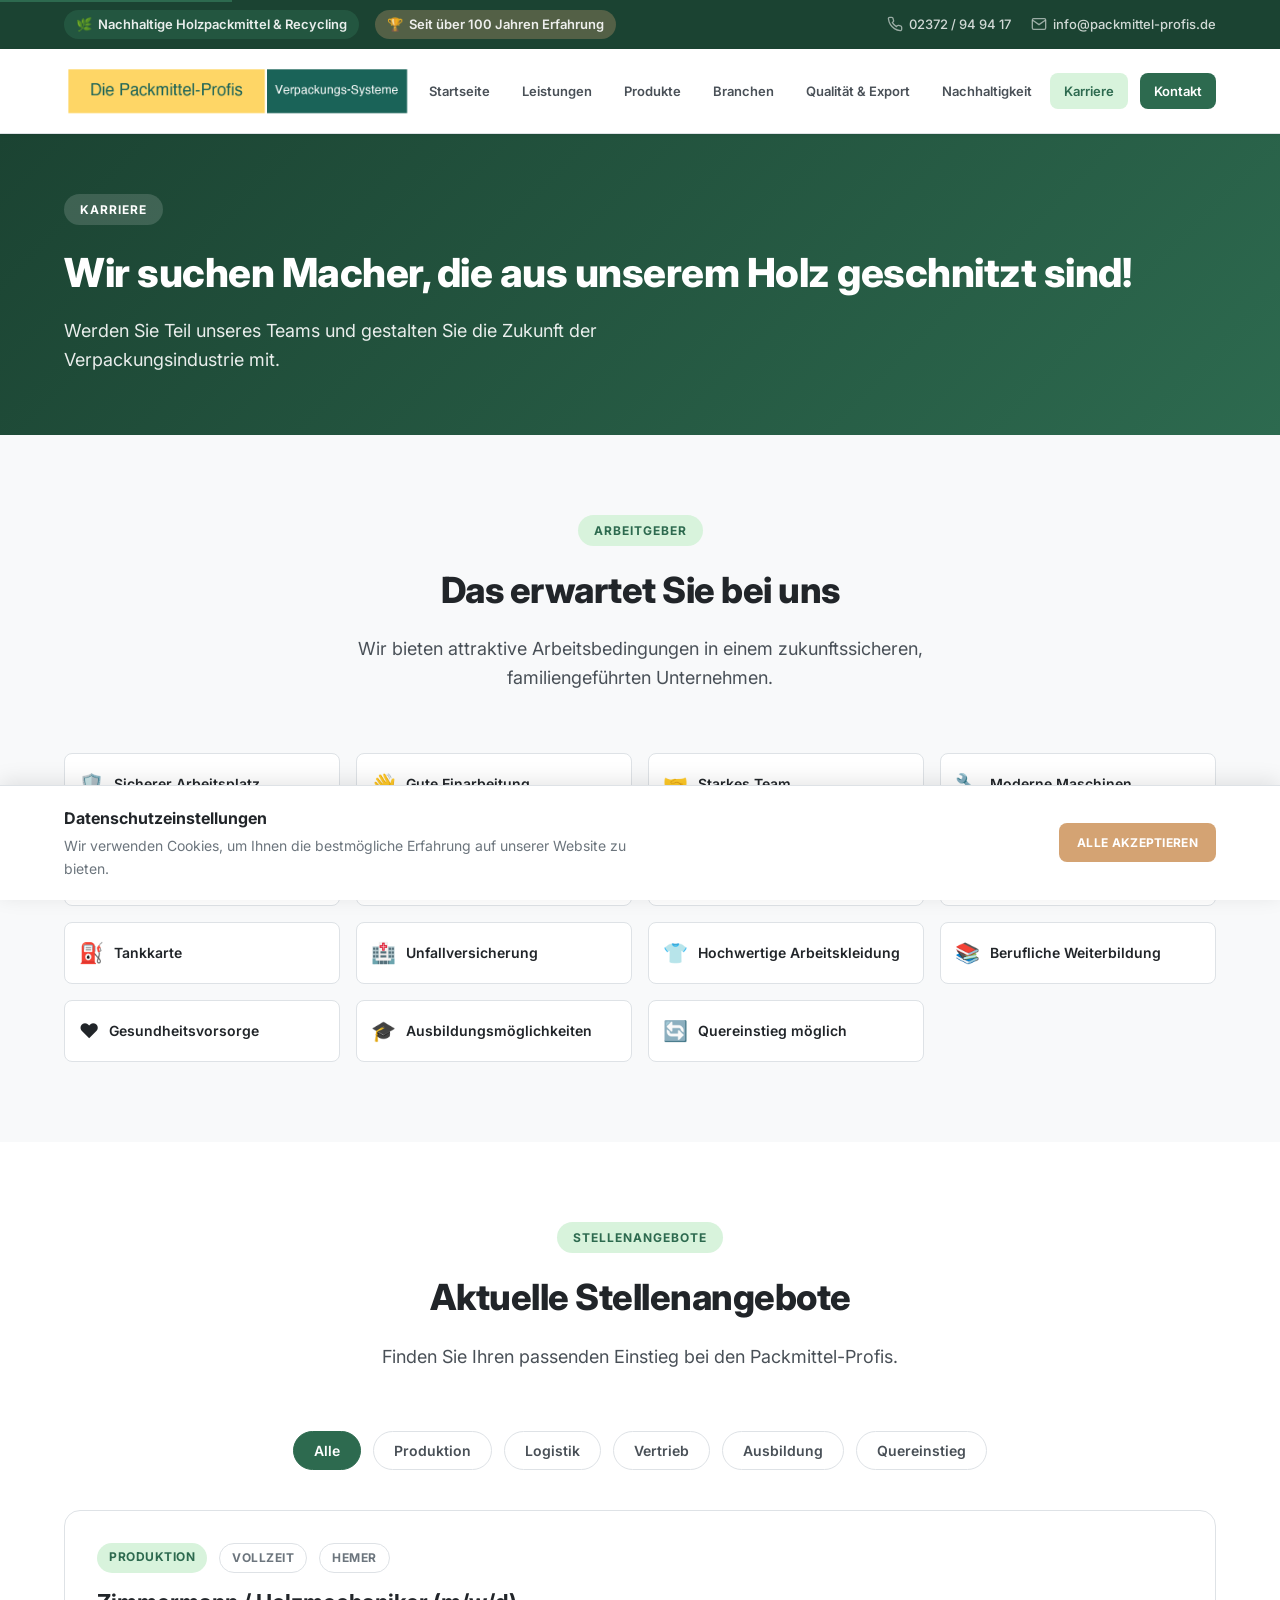
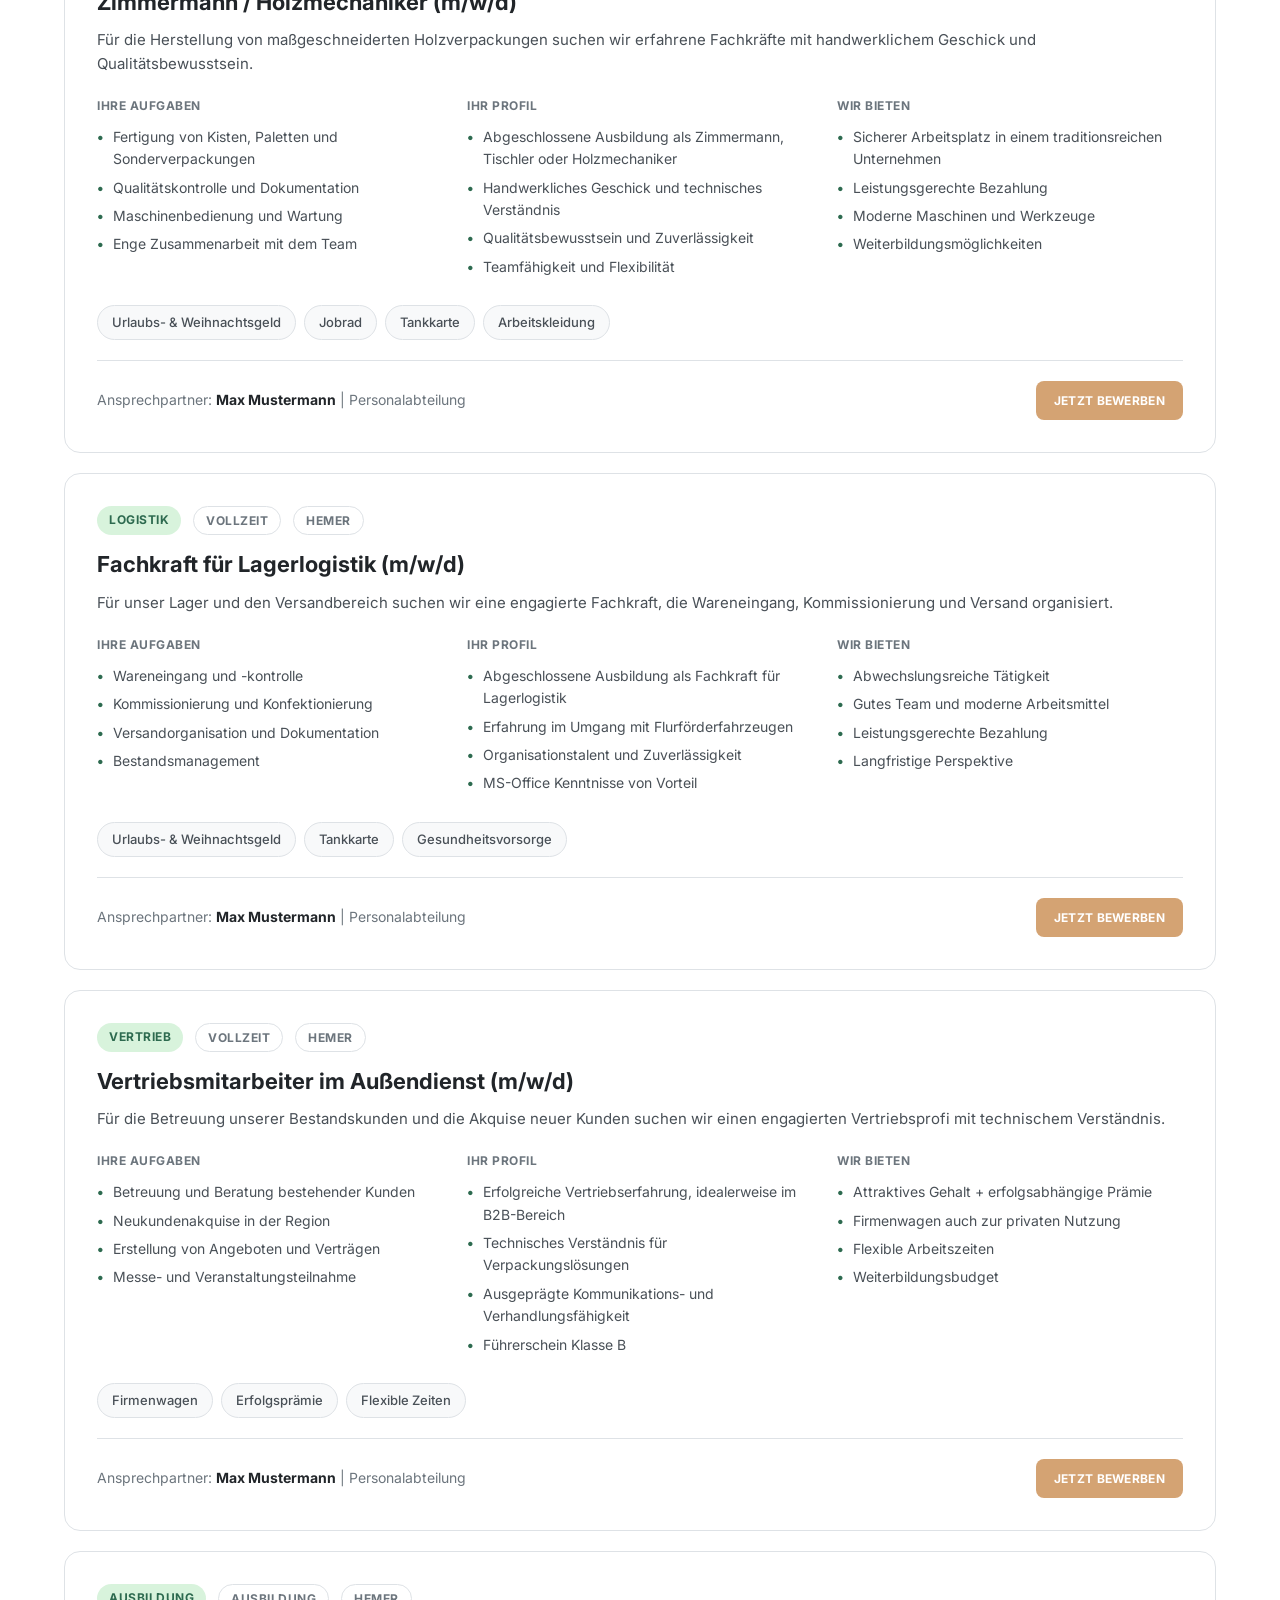
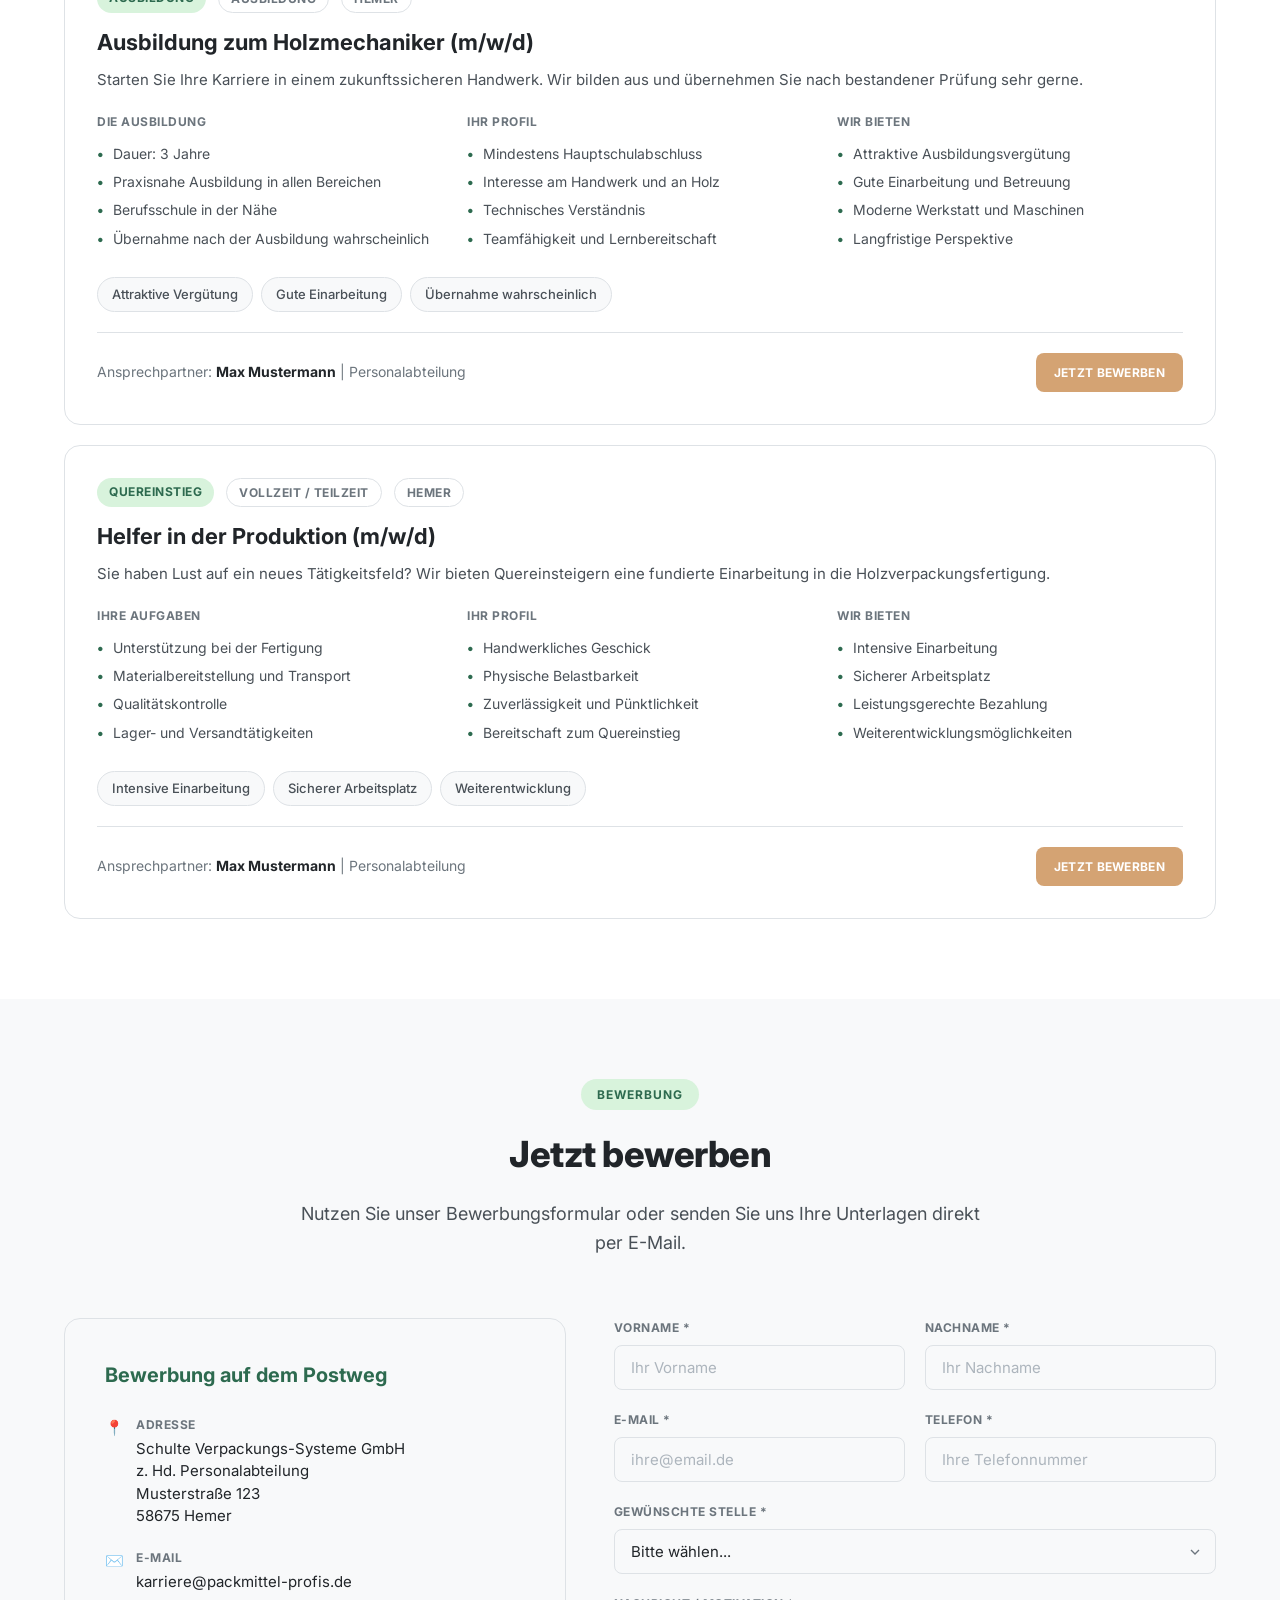
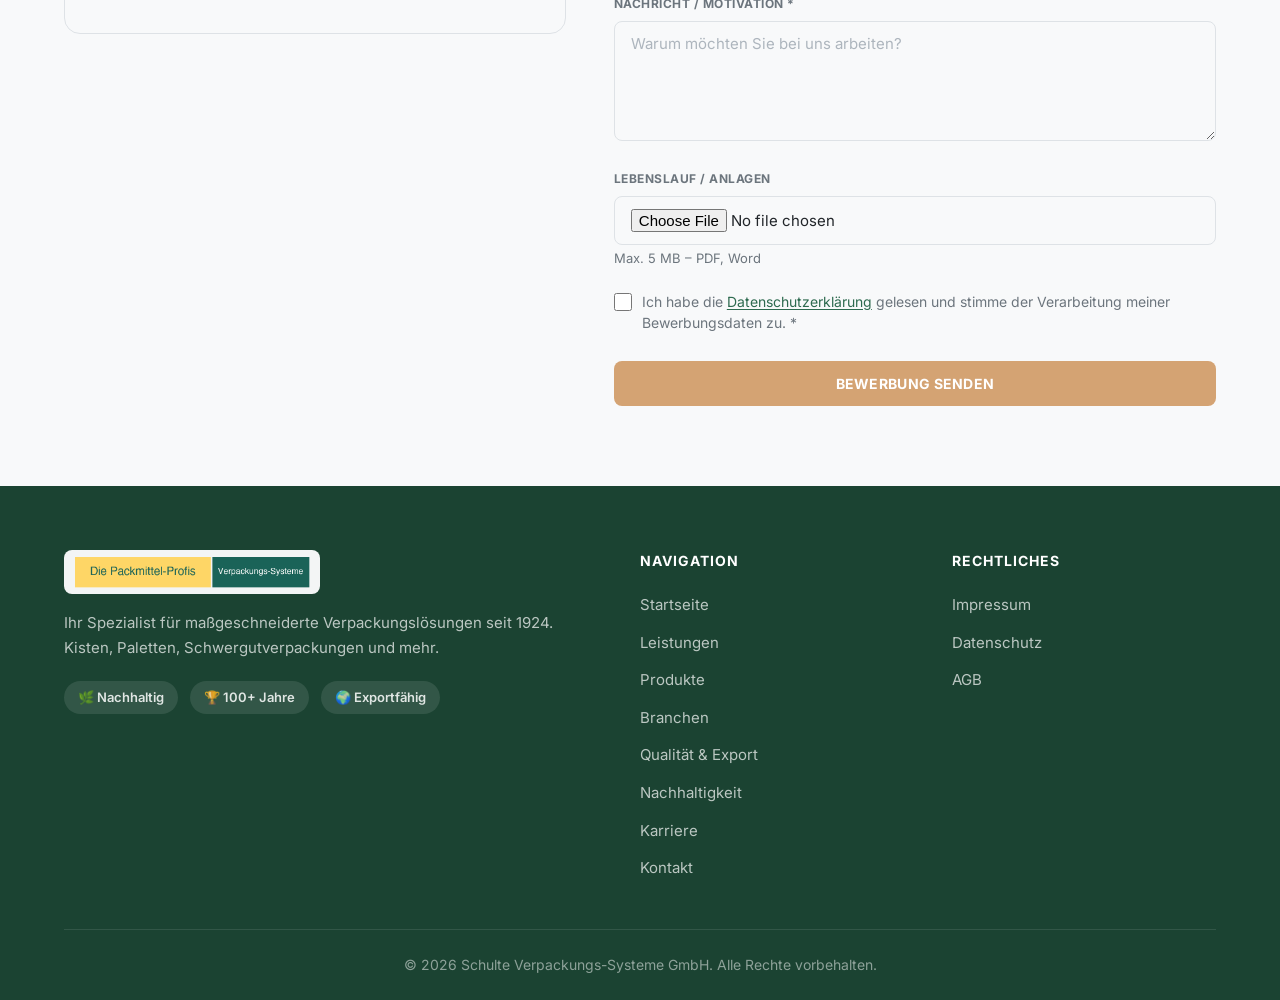
<file: karriere.html>
<!DOCTYPE html>
<html lang="de">
<head>
    <meta charset="UTF-8">
    <meta name="viewport" content="width=device-width, initial-scale=1.0">
    <title>Karriere | Schulte Verpackungs-Systeme GmbH</title>
    <meta name="description" content="Karriere bei Schulte Verpackungs-Systeme: Sicherer Arbeitsplatz, gute Bezahlung, Weiterbildung, Jobrad und mehr. Jetzt bewerben!">
    <link rel="stylesheet" href="css/style.css">
    <link rel="preconnect" href="https://fonts.googleapis.com">
    <link rel="preconnect" href="https://fonts.gstatic.com" crossorigin>
    <link href="https://fonts.googleapis.com/css2?family=Inter:wght@300;400;500;600;700;800;900&display=swap" rel="stylesheet">
</head>
<body>
    <a href="#main-content" class="skip-link">Zum Hauptinhalt springen</a>
    <div class="cookie-banner" id="cookieBanner">
        <div class="container cookie-inner">
            <div class="cookie-text"><p><strong>Datenschutzeinstellungen</strong></p><p>Wir verwenden Cookies, um Ihnen die bestmögliche Erfahrung auf unserer Website zu bieten.</p></div>
            <div class="cookie-actions">
                <button class="btn btn-outline btn-small" id="cookieDecline">Ablehnen</button>
                <button class="btn btn-primary btn-small" id="cookieAccept">Alle akzeptieren</button>
            </div>
        </div>
    </div>
    <div class="top-bar">
        <div class="container">
            <div class="top-bar-left">
                <span class="eco-badge"><span aria-hidden="true">🌿</span> Nachhaltige Holzpackmittel &amp; Recycling</span>
                <span class="jubilee-badge"><span aria-hidden="true">🏆</span> Seit über 100 Jahren Erfahrung</span>
            </div>
            <div class="top-bar-right">
                <a href="tel:+492372949417" class="top-link"><svg width="16" height="16" viewBox="0 0 24 24" fill="none" stroke="currentColor" stroke-width="2"><path d="M22 16.92v3a2 2 0 0 1-2.18 2 19.79 19.79 0 0 1-8.63-3.07 19.5 19.5 0 0 1-6-6 19.79 19.79 0 0 1-3.07-8.67A2 2 0 0 1 4.11 2h3a2 2 0 0 1 2 1.72 12.84 12.84 0 0 0 .7 2.81 2 2 0 0 1-.45 2.11L8.09 9.91a16 16 0 0 0 6 6l1.27-1.27a2 2 0 0 1 2.11-.45 12.84 12.84 0 0 0 2.81.7A2 2 0 0 1 22 16.92z"/></svg> 02372 / 94 94 17</a>
                <a href="mailto:info@packmittel-profis.de" class="top-link"><svg width="16" height="16" viewBox="0 0 24 24" fill="none" stroke="currentColor" stroke-width="2"><path d="M4 4h16c1.1 0 2 .9 2 2v12c0 1.1-.9 2-2 2H4c-1.1 0-2-.9-2-2V6c0-1.1.9-2 2-2z"/><polyline points="22,6 12,13 2,6"/></svg> info@packmittel-profis.de</a>
            </div>
        </div>
    </div>
    <header class="site-header" id="header">
        <div class="container header-inner">
            <a href="index.html" class="logo" aria-label="Schulte Verpackungs-Systeme - Startseite">
                <img src="images/logo_schulte.png" alt="Die Packmittel-Profis | Verpackungs-Systeme" class="logo-img">
            </a>
            <nav class="main-nav" aria-label="Hauptnavigation">
                <button class="nav-toggle" id="navToggle" aria-label="Menü öffnen" aria-expanded="false">
                    <span class="hamburger-line"></span>
                    <span class="hamburger-line"></span>
                    <span class="hamburger-line"></span>
                </button>
                <ul class="nav-menu" id="navMenu" role="menubar">
                    <li role="none"><a href="index.html" class="nav-link" role="menuitem">Startseite</a></li>
                    <li role="none"><a href="leistungen.html" class="nav-link" role="menuitem">Leistungen</a></li>
                    <li role="none"><a href="produkte.html" class="nav-link" role="menuitem">Produkte</a></li>
                    <li role="none"><a href="branchen.html" class="nav-link" role="menuitem">Branchen</a></li>
                    <li role="none"><a href="qualitaet-export.html" class="nav-link" role="menuitem">Qualität &amp; Export</a></li>
                    <li role="none"><a href="nachhaltigkeit.html" class="nav-link" role="menuitem">Nachhaltigkeit</a></li>
                    <li role="none"><a href="karriere.html" class="nav-link active" role="menuitem">Karriere</a></li>
                    <li role="none"><a href="kontakt.html" class="nav-link nav-cta" role="menuitem">Kontakt</a></li>
                </ul>
            </nav>
        </div>
    </header>

    <main id="main-content">
        <section class="section section-green" style="padding:60px 0;">
            <div class="container">
                <span class="section-tag light">Karriere</span>
                <h1 class="section-title light" style="font-size:2.5rem;margin-bottom:12px;">Wir suchen Macher, die aus unserem Holz geschnitzt sind!</h1>
                <p class="light" style="font-size:18px;opacity:0.9;max-width:700px;">Werden Sie Teil unseres Teams und gestalten Sie die Zukunft der Verpackungsindustrie mit.</p>
            </div>
        </section>

        <!-- Benefits -->
        <section class="section section-light" aria-labelledby="benefits-heading">
            <div class="container">
                <header class="section-header">
                    <span class="section-tag">Arbeitgeber</span>
                    <h2 id="benefits-heading" class="section-title">Das erwartet Sie bei uns</h2>
                    <p class="section-desc">Wir bieten attraktive Arbeitsbedingungen in einem zukunftssicheren, familiengeführten Unternehmen.</p>
                </header>
                <div class="benefits-grid">
                    <div class="benefit-item" data-animate><span aria-hidden="true">🛡️</span><span>Sicherer Arbeitsplatz</span></div>
                    <div class="benefit-item" data-animate><span aria-hidden="true">👋</span><span>Gute Einarbeitung</span></div>
                    <div class="benefit-item" data-animate><span aria-hidden="true">🤝</span><span>Starkes Team</span></div>
                    <div class="benefit-item" data-animate><span aria-hidden="true">🔧</span><span>Moderne Maschinen</span></div>
                    <div class="benefit-item" data-animate><span aria-hidden="true">💶</span><span>Leistungsgerechte Bezahlung</span></div>
                    <div class="benefit-item" data-animate><span aria-hidden="true">🎁</span><span>Urlaubs- &amp; Weihnachtsgeld</span></div>
                    <div class="benefit-item" data-animate><span aria-hidden="true">📈</span><span>Vermögenswirksame Leistungen</span></div>
                    <div class="benefit-item" data-animate><span aria-hidden="true">🚲</span><span>Jobrad</span></div>
                    <div class="benefit-item" data-animate><span aria-hidden="true">⛽</span><span>Tankkarte</span></div>
                    <div class="benefit-item" data-animate><span aria-hidden="true">🏥</span><span>Unfallversicherung</span></div>
                    <div class="benefit-item" data-animate><span aria-hidden="true">👕</span><span>Hochwertige Arbeitskleidung</span></div>
                    <div class="benefit-item" data-animate><span aria-hidden="true">📚</span><span>Berufliche Weiterbildung</span></div>
                    <div class="benefit-item" data-animate><span aria-hidden="true">❤️</span><span>Gesundheitsvorsorge</span></div>
                    <div class="benefit-item" data-animate><span aria-hidden="true">🎓</span><span>Ausbildungsmöglichkeiten</span></div>
                    <div class="benefit-item" data-animate><span aria-hidden="true">🔄</span><span>Quereinstieg möglich</span></div>
                </div>
            </div>
        </section>

        <!-- Jobs -->
        <section class="section section-white" id="jobs" aria-labelledby="jobs-heading">
            <div class="container">
                <header class="section-header">
                    <span class="section-tag">Stellenangebote</span>
                    <h2 id="jobs-heading" class="section-title">Aktuelle Stellenangebote</h2>
                    <p class="section-desc">Finden Sie Ihren passenden Einstieg bei den Packmittel-Profis.</p>
                </header>

                <div class="job-filters">
                    <button class="job-filter-btn active" data-filter="all">Alle</button>
                    <button class="job-filter-btn" data-filter="produktion">Produktion</button>
                    <button class="job-filter-btn" data-filter="logistik">Logistik</button>
                    <button class="job-filter-btn" data-filter="vertrieb">Vertrieb</button>
                    <button class="job-filter-btn" data-filter="ausbildung">Ausbildung</button>
                    <button class="job-filter-btn" data-filter="quereinstieg">Quereinstieg</button>
                </div>

                <div class="jobs-grid">
                    <!-- Job 1 -->
                    <article class="job-card" data-category="produktion" data-animate>
                        <div class="job-meta">
                            <span class="job-tag">Produktion</span>
                            <span class="job-tag job-tag-outline">Vollzeit</span>
                            <span class="job-tag job-tag-outline">Hemer</span>
                        </div>
                        <h3>Zimmermann / Holzmechaniker (m/w/d)</h3>
                        <p>Für die Herstellung von maßgeschneiderten Holzverpackungen suchen wir erfahrene Fachkräfte mit handwerklichem Geschick und Qualitätsbewusstsein.</p>
                        <div class="job-details">
                            <div class="job-detail">
                                <h4>Ihre Aufgaben</h4>
                                <ul>
                                    <li>Fertigung von Kisten, Paletten und Sonderverpackungen</li>
                                    <li>Qualitätskontrolle und Dokumentation</li>
                                    <li>Maschinenbedienung und Wartung</li>
                                    <li>Enge Zusammenarbeit mit dem Team</li>
                                </ul>
                            </div>
                            <div class="job-detail">
                                <h4>Ihr Profil</h4>
                                <ul>
                                    <li>Abgeschlossene Ausbildung als Zimmermann, Tischler oder Holzmechaniker</li>
                                    <li>Handwerkliches Geschick und technisches Verständnis</li>
                                    <li>Qualitätsbewusstsein und Zuverlässigkeit</li>
                                    <li>Teamfähigkeit und Flexibilität</li>
                                </ul>
                            </div>
                            <div class="job-detail">
                                <h4>Wir bieten</h4>
                                <ul>
                                    <li>Sicherer Arbeitsplatz in einem traditionsreichen Unternehmen</li>
                                    <li>Leistungsgerechte Bezahlung</li>
                                    <li>Moderne Maschinen und Werkzeuge</li>
                                    <li>Weiterbildungsmöglichkeiten</li>
                                </ul>
                            </div>
                        </div>
                        <div class="job-benefits">
                            <span class="job-benefit">Urlaubs- &amp; Weihnachtsgeld</span>
                            <span class="job-benefit">Jobrad</span>
                            <span class="job-benefit">Tankkarte</span>
                            <span class="job-benefit">Arbeitskleidung</span>
                        </div>
                        <div class="job-footer">
                            <div class="job-contact">Ansprechpartner: <strong>Max Mustermann</strong> | Personalabteilung</div>
                            <a href="#bewerbung" class="btn btn-primary btn-small">Jetzt bewerben</a>
                        </div>
                    </article>

                    <!-- Job 2 -->
                    <article class="job-card" data-category="logistik" data-animate>
                        <div class="job-meta">
                            <span class="job-tag">Logistik</span>
                            <span class="job-tag job-tag-outline">Vollzeit</span>
                            <span class="job-tag job-tag-outline">Hemer</span>
                        </div>
                        <h3>Fachkraft für Lagerlogistik (m/w/d)</h3>
                        <p>Für unser Lager und den Versandbereich suchen wir eine engagierte Fachkraft, die Wareneingang, Kommissionierung und Versand organisiert.</p>
                        <div class="job-details">
                            <div class="job-detail">
                                <h4>Ihre Aufgaben</h4>
                                <ul>
                                    <li>Wareneingang und -kontrolle</li>
                                    <li>Kommissionierung und Konfektionierung</li>
                                    <li>Versandorganisation und Dokumentation</li>
                                    <li>Bestandsmanagement</li>
                                </ul>
                            </div>
                            <div class="job-detail">
                                <h4>Ihr Profil</h4>
                                <ul>
                                    <li>Abgeschlossene Ausbildung als Fachkraft für Lagerlogistik</li>
                                    <li>Erfahrung im Umgang mit Flurförderfahrzeugen</li>
                                    <li>Organisationstalent und Zuverlässigkeit</li>
                                    <li>MS-Office Kenntnisse von Vorteil</li>
                                </ul>
                            </div>
                            <div class="job-detail">
                                <h4>Wir bieten</h4>
                                <ul>
                                    <li>Abwechslungsreiche Tätigkeit</li>
                                    <li>Gutes Team und moderne Arbeitsmittel</li>
                                    <li>Leistungsgerechte Bezahlung</li>
                                    <li>Langfristige Perspektive</li>
                                </ul>
                            </div>
                        </div>
                        <div class="job-benefits">
                            <span class="job-benefit">Urlaubs- &amp; Weihnachtsgeld</span>
                            <span class="job-benefit">Tankkarte</span>
                            <span class="job-benefit">Gesundheitsvorsorge</span>
                        </div>
                        <div class="job-footer">
                            <div class="job-contact">Ansprechpartner: <strong>Max Mustermann</strong> | Personalabteilung</div>
                            <a href="#bewerbung" class="btn btn-primary btn-small">Jetzt bewerben</a>
                        </div>
                    </article>

                    <!-- Job 3 -->
                    <article class="job-card" data-category="vertrieb" data-animate>
                        <div class="job-meta">
                            <span class="job-tag">Vertrieb</span>
                            <span class="job-tag job-tag-outline">Vollzeit</span>
                            <span class="job-tag job-tag-outline">Hemer</span>
                        </div>
                        <h3>Vertriebsmitarbeiter im Außendienst (m/w/d)</h3>
                        <p>Für die Betreuung unserer Bestandskunden und die Akquise neuer Kunden suchen wir einen engagierten Vertriebsprofi mit technischem Verständnis.</p>
                        <div class="job-details">
                            <div class="job-detail">
                                <h4>Ihre Aufgaben</h4>
                                <ul>
                                    <li>Betreuung und Beratung bestehender Kunden</li>
                                    <li>Neukundenakquise in der Region</li>
                                    <li>Erstellung von Angeboten und Verträgen</li>
                                    <li>Messe- und Veranstaltungsteilnahme</li>
                                </ul>
                            </div>
                            <div class="job-detail">
                                <h4>Ihr Profil</h4>
                                <ul>
                                    <li>Erfolgreiche Vertriebserfahrung, idealerweise im B2B-Bereich</li>
                                    <li>Technisches Verständnis für Verpackungslösungen</li>
                                    <li>Ausgeprägte Kommunikations- und Verhandlungsfähigkeit</li>
                                    <li>Führerschein Klasse B</li>
                                </ul>
                            </div>
                            <div class="job-detail">
                                <h4>Wir bieten</h4>
                                <ul>
                                    <li>Attraktives Gehalt + erfolgsabhängige Prämie</li>
                                    <li>Firmenwagen auch zur privaten Nutzung</li>
                                    <li>Flexible Arbeitszeiten</li>
                                    <li>Weiterbildungsbudget</li>
                                </ul>
                            </div>
                        </div>
                        <div class="job-benefits">
                            <span class="job-benefit">Firmenwagen</span>
                            <span class="job-benefit">Erfolgsprämie</span>
                            <span class="job-benefit">Flexible Zeiten</span>
                        </div>
                        <div class="job-footer">
                            <div class="job-contact">Ansprechpartner: <strong>Max Mustermann</strong> | Personalabteilung</div>
                            <a href="#bewerbung" class="btn btn-primary btn-small">Jetzt bewerben</a>
                        </div>
                    </article>

                    <!-- Job 4 -->
                    <article class="job-card" data-category="ausbildung" data-animate>
                        <div class="job-meta">
                            <span class="job-tag">Ausbildung</span>
                            <span class="job-tag job-tag-outline">Ausbildung</span>
                            <span class="job-tag job-tag-outline">Hemer</span>
                        </div>
                        <h3>Ausbildung zum Holzmechaniker (m/w/d)</h3>
                        <p>Starten Sie Ihre Karriere in einem zukunftssicheren Handwerk. Wir bilden aus und übernehmen Sie nach bestandener Prüfung sehr gerne.</p>
                        <div class="job-details">
                            <div class="job-detail">
                                <h4>Die Ausbildung</h4>
                                <ul>
                                    <li>Dauer: 3 Jahre</li>
                                    <li>Praxisnahe Ausbildung in allen Bereichen</li>
                                    <li>Berufsschule in der Nähe</li>
                                    <li>Übernahme nach der Ausbildung wahrscheinlich</li>
                                </ul>
                            </div>
                            <div class="job-detail">
                                <h4>Ihr Profil</h4>
                                <ul>
                                    <li>Mindestens Hauptschulabschluss</li>
                                    <li>Interesse am Handwerk und an Holz</li>
                                    <li>Technisches Verständnis</li>
                                    <li>Teamfähigkeit und Lernbereitschaft</li>
                                </ul>
                            </div>
                            <div class="job-detail">
                                <h4>Wir bieten</h4>
                                <ul>
                                    <li>Attraktive Ausbildungsvergütung</li>
                                    <li>Gute Einarbeitung und Betreuung</li>
                                    <li>Moderne Werkstatt und Maschinen</li>
                                    <li>Langfristige Perspektive</li>
                                </ul>
                            </div>
                        </div>
                        <div class="job-benefits">
                            <span class="job-benefit">Attraktive Vergütung</span>
                            <span class="job-benefit">Gute Einarbeitung</span>
                            <span class="job-benefit">Übernahme wahrscheinlich</span>
                        </div>
                        <div class="job-footer">
                            <div class="job-contact">Ansprechpartner: <strong>Max Mustermann</strong> | Personalabteilung</div>
                            <a href="#bewerbung" class="btn btn-primary btn-small">Jetzt bewerben</a>
                        </div>
                    </article>

                    <!-- Job 5 -->
                    <article class="job-card" data-category="quereinstieg" data-animate>
                        <div class="job-meta">
                            <span class="job-tag">Quereinstieg</span>
                            <span class="job-tag job-tag-outline">Vollzeit / Teilzeit</span>
                            <span class="job-tag job-tag-outline">Hemer</span>
                        </div>
                        <h3>Helfer in der Produktion (m/w/d)</h3>
                        <p>Sie haben Lust auf ein neues Tätigkeitsfeld? Wir bieten Quereinsteigern eine fundierte Einarbeitung in die Holzverpackungsfertigung.</p>
                        <div class="job-details">
                            <div class="job-detail">
                                <h4>Ihre Aufgaben</h4>
                                <ul>
                                    <li>Unterstützung bei der Fertigung</li>
                                    <li>Materialbereitstellung und Transport</li>
                                    <li>Qualitätskontrolle</li>
                                    <li>Lager- und Versandtätigkeiten</li>
                                </ul>
                            </div>
                            <div class="job-detail">
                                <h4>Ihr Profil</h4>
                                <ul>
                                    <li>Handwerkliches Geschick</li>
                                    <li>Physische Belastbarkeit</li>
                                    <li>Zuverlässigkeit und Pünktlichkeit</li>
                                    <li>Bereitschaft zum Quereinstieg</li>
                                </ul>
                            </div>
                            <div class="job-detail">
                                <h4>Wir bieten</h4>
                                <ul>
                                    <li>Intensive Einarbeitung</li>
                                    <li>Sicherer Arbeitsplatz</li>
                                    <li>Leistungsgerechte Bezahlung</li>
                                    <li>Weiterentwicklungsmöglichkeiten</li>
                                </ul>
                            </div>
                        </div>
                        <div class="job-benefits">
                            <span class="job-benefit">Intensive Einarbeitung</span>
                            <span class="job-benefit">Sicherer Arbeitsplatz</span>
                            <span class="job-benefit">Weiterentwicklung</span>
                        </div>
                        <div class="job-footer">
                            <div class="job-contact">Ansprechpartner: <strong>Max Mustermann</strong> | Personalabteilung</div>
                            <a href="#bewerbung" class="btn btn-primary btn-small">Jetzt bewerben</a>
                        </div>
                    </article>
                </div>
            </div>
        </section>

        <!-- Bewerbungsformular -->
        <section class="section section-light" id="bewerbung" aria-labelledby="bewerbung-heading">
            <div class="container">
                <header class="section-header">
                    <span class="section-tag">Bewerbung</span>
                    <h2 id="bewerbung-heading" class="section-title">Jetzt bewerben</h2>
                    <p class="section-desc">Nutzen Sie unser Bewerbungsformular oder senden Sie uns Ihre Unterlagen direkt per E-Mail.</p>
                </header>
                <div class="contact-grid">
                    <div class="contact-info-wrapper">
                        <div class="contact-card">
                            <h3>Bewerbung auf dem Postweg</h3>
                            <div class="contact-details">
                                <div class="contact-item">
                                    <span class="contact-icon" aria-hidden="true">📍</span>
                                    <div><strong>Adresse</strong><span>Schulte Verpackungs-Systeme GmbH<br>z. Hd. Personalabteilung<br>Musterstraße 123<br>58675 Hemer</span></div>
                                </div>
                                <div class="contact-item">
                                    <span class="contact-icon" aria-hidden="true">✉️</span>
                                    <div><strong>E-Mail</strong><a href="mailto:karriere@packmittel-profis.de">karriere@packmittel-profis.de</a></div>
                                </div>
                            </div>
                        </div>
                    </div>
                    <!-- HINWEIS: Formspree-ID eintragen unter https://formspree.io -->
                    <form class="contact-form" id="bewerbungsForm" action="https://formspree.io/f/DEINE_FORM_ID" method="POST" enctype="multipart/form-data" novalidate>
                        <div class="form-row">
                            <div class="form-group">
                                <label for="bw-vorname">Vorname *</label>
                                <input type="text" id="bw-vorname" name="vorname" required placeholder="Ihr Vorname" aria-required="true">
                            </div>
                            <div class="form-group">
                                <label for="bw-nachname">Nachname *</label>
                                <input type="text" id="bw-nachname" name="nachname" required placeholder="Ihr Nachname" aria-required="true">
                            </div>
                        </div>
                        <div class="form-row">
                            <div class="form-group">
                                <label for="bw-email">E-Mail *</label>
                                <input type="email" id="bw-email" name="email" required placeholder="ihre@email.de" aria-required="true">
                            </div>
                            <div class="form-group">
                                <label for="bw-telefon">Telefon *</label>
                                <input type="tel" id="bw-telefon" name="telefon" required placeholder="Ihre Telefonnummer" aria-required="true">
                            </div>
                        </div>
                        <div class="form-group">
                            <label for="bw-stelle">Gewünschte Stelle *</label>
                            <select id="bw-stelle" name="stelle" required aria-required="true">
                                <option value="">Bitte wählen...</option>
                                <option value="zimmermann">Zimmermann / Holzmechaniker</option>
                                <option value="lagerlogistik">Fachkraft für Lagerlogistik</option>
                                <option value="vertrieb">Vertriebsmitarbeiter Außendienst</option>
                                <option value="ausbildung">Ausbildung Holzmechaniker</option>
                                <option value="helfer">Helfer Produktion</option>
                                <option value="initiativ">Initiativbewerbung</option>
                            </select>
                        </div>
                        <div class="form-group">
                            <label for="bw-nachricht">Nachricht / Motivation *</label>
                            <textarea id="bw-nachricht" name="nachricht" rows="4" required placeholder="Warum möchten Sie bei uns arbeiten?" aria-required="true"></textarea>
                        </div>
                        <div class="form-group">
                            <label for="bw-datei">Lebenslauf / Anlagen</label>
                            <input type="file" id="bw-datei" name="datei" accept=".pdf,.doc,.docx">
                            <small style="color:var(--text-muted);font-size:13px;">Max. 5 MB – PDF, Word</small>
                        </div>
                        <div class="form-privacy">
                            <label class="checkbox-label">
                                <input type="checkbox" required aria-required="true">
                                <span>Ich habe die <a href="datenschutz.html">Datenschutzerklärung</a> gelesen und stimme der Verarbeitung meiner Bewerbungsdaten zu. *</span>
                            </label>
                        </div>
                        <button type="submit" class="btn btn-primary btn-full">Bewerbung senden</button>
                    </form>
                </div>
            </div>
        </section>
    </main>

    <footer class="site-footer">
        <div class="container">
            <div class="footer-grid">
                <div class="footer-brand">
                    <img src="images/logo_schulte.png" alt="Die Packmittel-Profis | Verpackungs-Systeme" class="logo-img footer-logo-img">
                    <p>Ihr Spezialist für maßgeschneiderte Verpackungslösungen seit 1924. Kisten, Paletten, Schwergutverpackungen und mehr.</p>
                    <div class="footer-badges">
                        <span class="footer-badge">🌿 Nachhaltig</span>
                        <span class="footer-badge">🏆 100+ Jahre</span>
                        <span class="footer-badge">🌍 Exportfähig</span>
                    </div>
                </div>
                <nav class="footer-links" aria-label="Footer Navigation">
                    <h4>Navigation</h4>
                    <ul>
                        <li><a href="index.html">Startseite</a></li>
                        <li><a href="leistungen.html">Leistungen</a></li>
                        <li><a href="produkte.html">Produkte</a></li>
                        <li><a href="branchen.html">Branchen</a></li>
                        <li><a href="qualitaet-export.html">Qualität &amp; Export</a></li>
                        <li><a href="nachhaltigkeit.html">Nachhaltigkeit</a></li>
                        <li><a href="karriere.html">Karriere</a></li>
                        <li><a href="kontakt.html">Kontakt</a></li>
                    </ul>
                </nav>
                <nav class="footer-links" aria-label="Rechtliches">
                    <h4>Rechtliches</h4>
                    <ul>
                        <li><a href="impressum.html">Impressum</a></li>
                        <li><a href="datenschutz.html">Datenschutz</a></li>
                        <li><a href="agb.html">AGB</a></li>
                    </ul>
                </nav>
            </div>
            <div class="footer-bottom"><p>&copy; 2026 Schulte Verpackungs-Systeme GmbH. Alle Rechte vorbehalten.</p></div>
        </div>
    </footer>
    <button class="back-to-top" id="backToTop" aria-label="Zurück nach oben">
        <svg width="20" height="20" viewBox="0 0 24 24" fill="none" stroke="currentColor" stroke-width="2"><path d="M18 15l-6-6-6 6"/></svg>
    </button>
    <script src="js/main.js"></script>
</body>
</html>
</file>
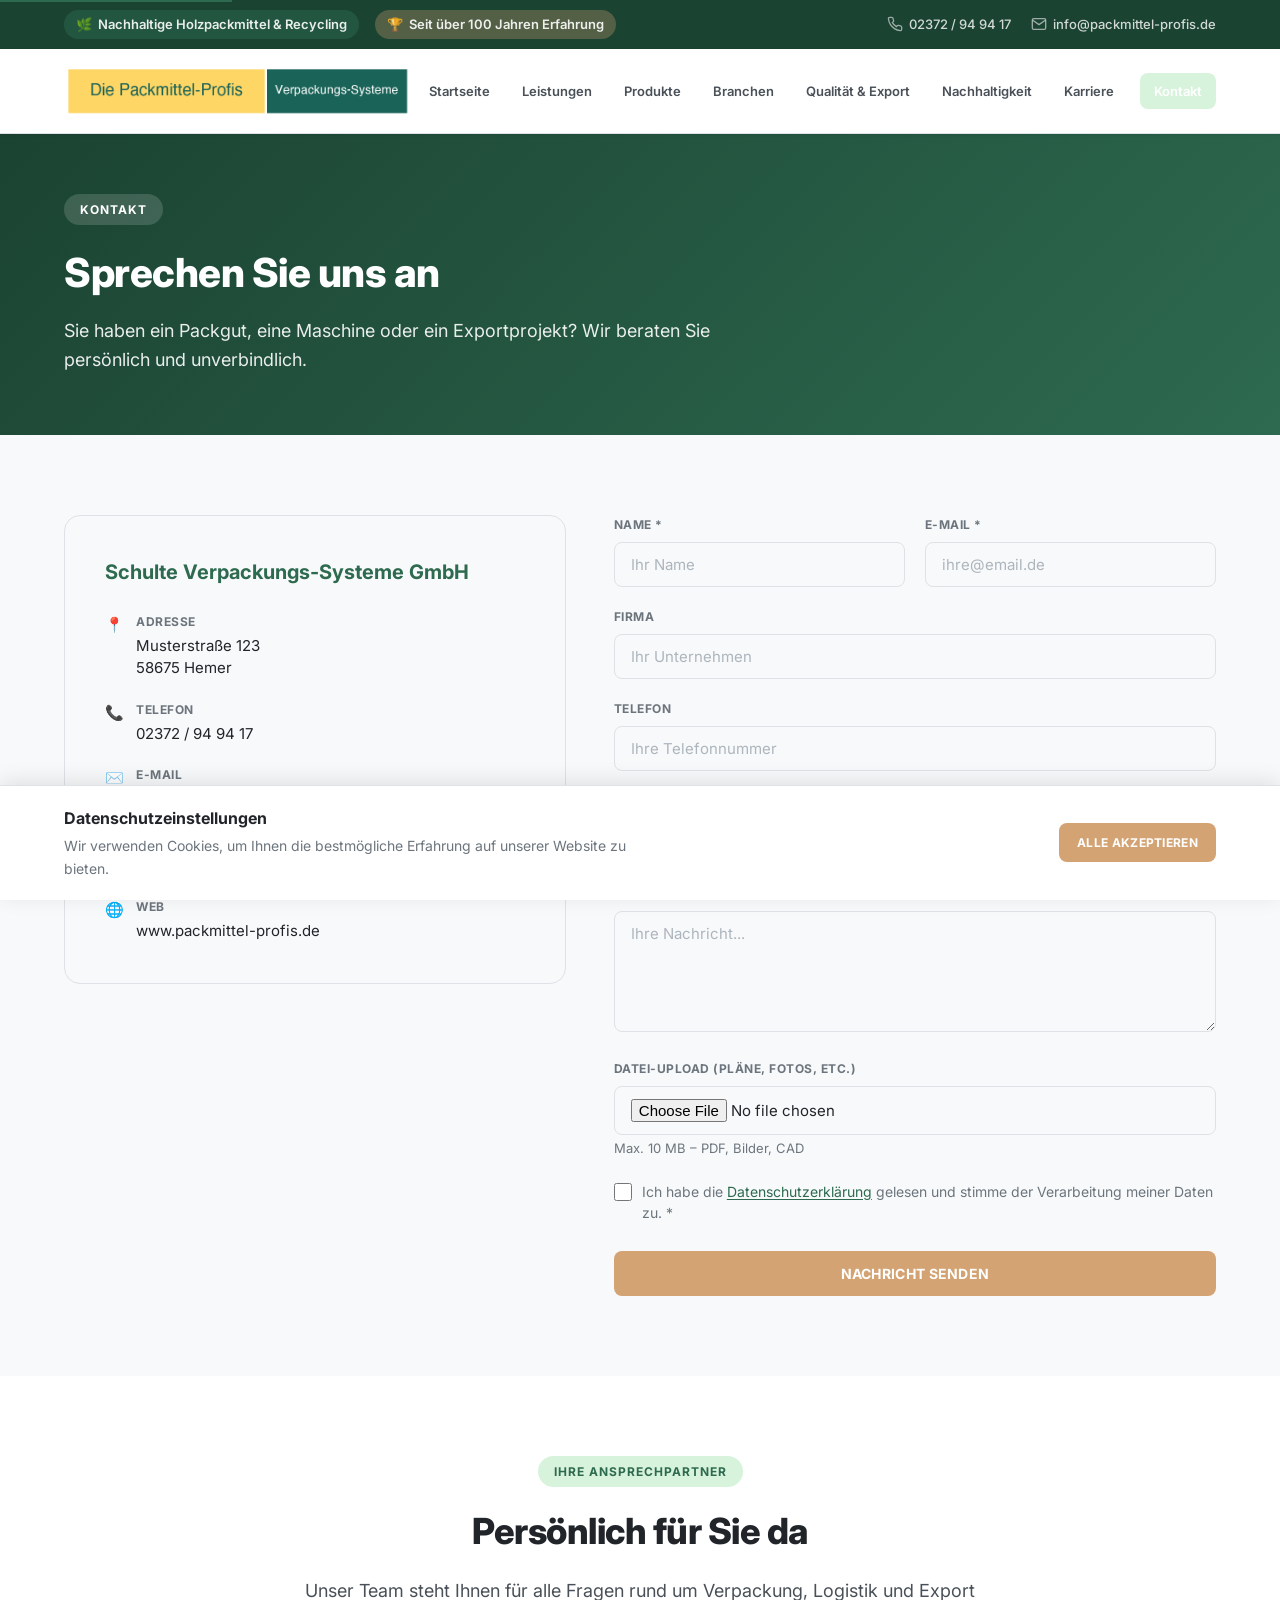
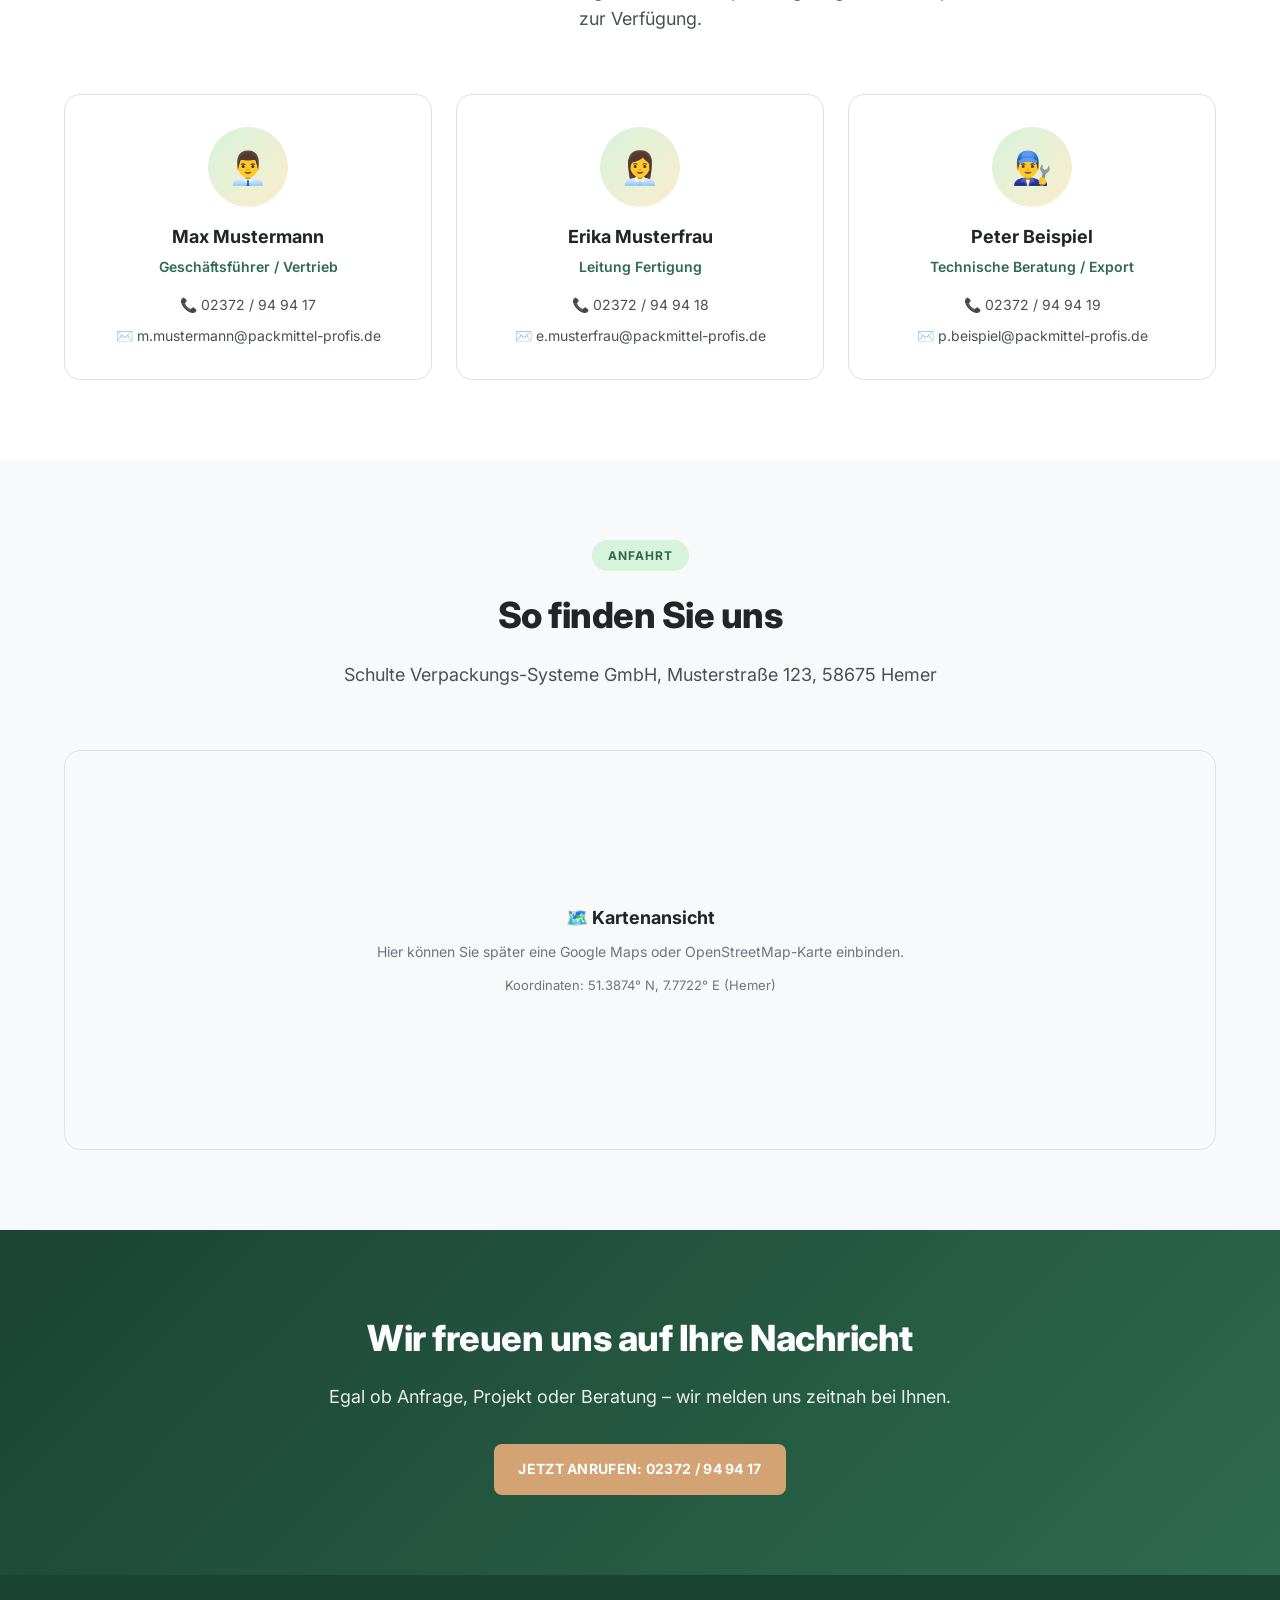
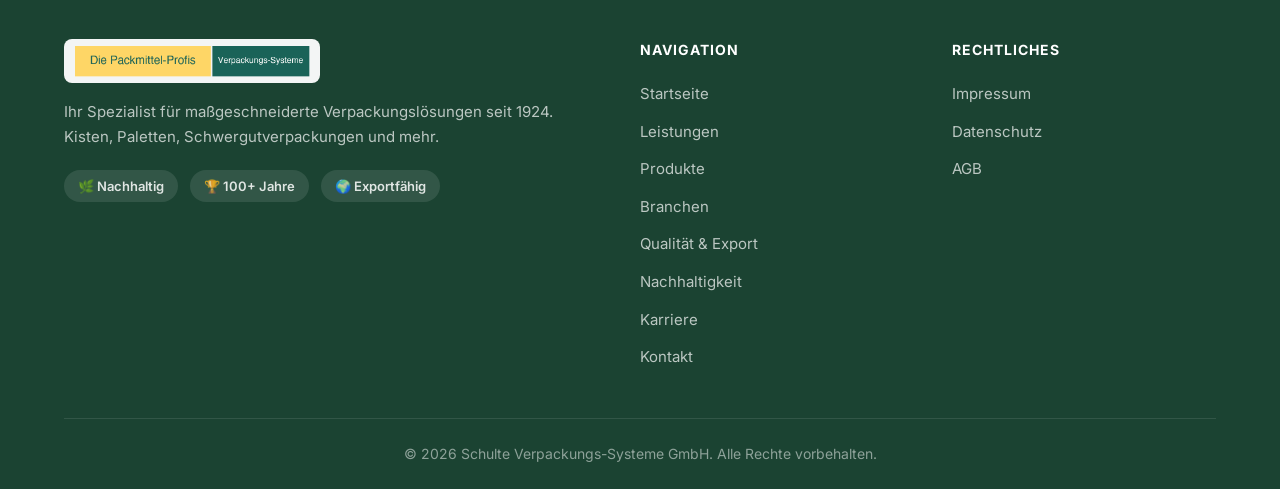
<file: kontakt.html>
<!DOCTYPE html>
<html lang="de">
<head>
    <meta charset="UTF-8">
    <meta name="viewport" content="width=device-width, initial-scale=1.0">
    <title>Kontakt | Schulte Verpackungs-Systeme GmbH</title>
    <meta name="description" content="Kontaktieren Sie uns – für Verpackungsanfragen, Exportprojekte, Karriere oder einfach für ein persönliches Gespräch. Wir freuen uns auf Sie.">
    <link rel="stylesheet" href="css/style.css">
    <link rel="preconnect" href="https://fonts.googleapis.com">
    <link rel="preconnect" href="https://fonts.gstatic.com" crossorigin>
    <link href="https://fonts.googleapis.com/css2?family=Inter:wght@300;400;500;600;700;800;900&display=swap" rel="stylesheet">
</head>
<body>
    <a href="#main-content" class="skip-link">Zum Hauptinhalt springen</a>
    <div class="cookie-banner" id="cookieBanner">
        <div class="container cookie-inner">
            <div class="cookie-text"><p><strong>Datenschutzeinstellungen</strong></p><p>Wir verwenden Cookies, um Ihnen die bestmögliche Erfahrung auf unserer Website zu bieten.</p></div>
            <div class="cookie-actions">
                <button class="btn btn-outline btn-small" id="cookieDecline">Ablehnen</button>
                <button class="btn btn-primary btn-small" id="cookieAccept">Alle akzeptieren</button>
            </div>
        </div>
    </div>
    <div class="top-bar">
        <div class="container">
            <div class="top-bar-left">
                <span class="eco-badge"><span aria-hidden="true">🌿</span> Nachhaltige Holzpackmittel &amp; Recycling</span>
                <span class="jubilee-badge"><span aria-hidden="true">🏆</span> Seit über 100 Jahren Erfahrung</span>
            </div>
            <div class="top-bar-right">
                <a href="tel:+492372949417" class="top-link"><svg width="16" height="16" viewBox="0 0 24 24" fill="none" stroke="currentColor" stroke-width="2"><path d="M22 16.92v3a2 2 0 0 1-2.18 2 19.79 19.79 0 0 1-8.63-3.07 19.5 19.5 0 0 1-6-6 19.79 19.79 0 0 1-3.07-8.67A2 2 0 0 1 4.11 2h3a2 2 0 0 1 2 1.72 12.84 12.84 0 0 0 .7 2.81 2 2 0 0 1-.45 2.11L8.09 9.91a16 16 0 0 0 6 6l1.27-1.27a2 2 0 0 1 2.11-.45 12.84 12.84 0 0 0 2.81.7A2 2 0 0 1 22 16.92z"/></svg> 02372 / 94 94 17</a>
                <a href="mailto:info@packmittel-profis.de" class="top-link"><svg width="16" height="16" viewBox="0 0 24 24" fill="none" stroke="currentColor" stroke-width="2"><path d="M4 4h16c1.1 0 2 .9 2 2v12c0 1.1-.9 2-2 2H4c-1.1 0-2-.9-2-2V6c0-1.1.9-2 2-2z"/><polyline points="22,6 12,13 2,6"/></svg> info@packmittel-profis.de</a>
            </div>
        </div>
    </div>
    <header class="site-header" id="header">
        <div class="container header-inner">
            <a href="index.html" class="logo" aria-label="Schulte Verpackungs-Systeme - Startseite">
                <img src="images/logo_schulte.png" alt="Die Packmittel-Profis | Verpackungs-Systeme" class="logo-img">
            </a>
            <nav class="main-nav" aria-label="Hauptnavigation">
                <button class="nav-toggle" id="navToggle" aria-label="Menü öffnen" aria-expanded="false">
                    <span class="hamburger-line"></span>
                    <span class="hamburger-line"></span>
                    <span class="hamburger-line"></span>
                </button>
                <ul class="nav-menu" id="navMenu" role="menubar">
                    <li role="none"><a href="index.html" class="nav-link" role="menuitem">Startseite</a></li>
                    <li role="none"><a href="leistungen.html" class="nav-link" role="menuitem">Leistungen</a></li>
                    <li role="none"><a href="produkte.html" class="nav-link" role="menuitem">Produkte</a></li>
                    <li role="none"><a href="branchen.html" class="nav-link" role="menuitem">Branchen</a></li>
                    <li role="none"><a href="qualitaet-export.html" class="nav-link" role="menuitem">Qualität &amp; Export</a></li>
                    <li role="none"><a href="nachhaltigkeit.html" class="nav-link" role="menuitem">Nachhaltigkeit</a></li>
                    <li role="none"><a href="karriere.html" class="nav-link" role="menuitem">Karriere</a></li>
                    <li role="none"><a href="kontakt.html" class="nav-link active nav-cta" role="menuitem">Kontakt</a></li>
                </ul>
            </nav>
        </div>
    </header>

    <main id="main-content">
        <section class="section section-green" style="padding:60px 0;">
            <div class="container">
                <span class="section-tag light">Kontakt</span>
                <h1 class="section-title light" style="font-size:2.5rem;margin-bottom:12px;">Sprechen Sie uns an</h1>
                <p class="light" style="font-size:18px;opacity:0.9;max-width:700px;">Sie haben ein Packgut, eine Maschine oder ein Exportprojekt? Wir beraten Sie persönlich und unverbindlich.</p>
            </div>
        </section>

        <!-- Kontaktinfo & Formular -->
        <section class="section section-light" aria-labelledby="kontakt-heading">
            <div class="container">
                <div class="contact-grid">
                    <div class="contact-info-wrapper">
                        <div class="contact-card" data-animate>
                            <h3>Schulte Verpackungs-Systeme GmbH</h3>
                            <div class="contact-details">
                                <div class="contact-item">
                                    <span class="contact-icon" aria-hidden="true">📍</span>
                                    <div><strong>Adresse</strong><span>Musterstraße 123<br>58675 Hemer</span></div>
                                </div>
                                <div class="contact-item">
                                    <span class="contact-icon" aria-hidden="true">📞</span>
                                    <div><strong>Telefon</strong><a href="tel:+492372949417">02372 / 94 94 17</a></div>
                                </div>
                                <div class="contact-item">
                                    <span class="contact-icon" aria-hidden="true">✉️</span>
                                    <div><strong>E-Mail</strong><a href="mailto:info@packmittel-profis.de">info@packmittel-profis.de</a></div>
                                </div>
                                <div class="contact-item">
                                    <span class="contact-icon" aria-hidden="true">🕐</span>
                                    <div><strong>Öffnungszeiten</strong><span>Mo–Fr: 07:30 – 16:30 Uhr</span></div>
                                </div>
                                <div class="contact-item">
                                    <span class="contact-icon" aria-hidden="true">🌐</span>
                                    <div><strong>Web</strong><a href="https://www.packmittel-profis.de">www.packmittel-profis.de</a></div>
                                </div>
                            </div>
                        </div>
                    </div>
                    <!-- HINWEIS: Formspree-ID eintragen unter https://formspree.io -->
                    <form class="contact-form" id="contactForm" action="https://formspree.io/f/DEINE_FORM_ID" method="POST" enctype="multipart/form-data" novalidate data-animate>
                        <div class="form-row">
                            <div class="form-group">
                                <label for="name">Name *</label>
                                <input type="text" id="name" name="name" required placeholder="Ihr Name" aria-required="true">
                            </div>
                            <div class="form-group">
                                <label for="email">E-Mail *</label>
                                <input type="email" id="email" name="email" required placeholder="ihre@email.de" aria-required="true">
                            </div>
                        </div>
                        <div class="form-group">
                            <label for="company">Firma</label>
                            <input type="text" id="company" name="company" placeholder="Ihr Unternehmen">
                        </div>
                        <div class="form-group">
                            <label for="telefon">Telefon</label>
                            <input type="tel" id="telefon" name="telefon" placeholder="Ihre Telefonnummer">
                        </div>
                        <div class="form-group">
                            <label for="betreff">Anliegen *</label>
                            <select id="betreff" name="betreff" required aria-required="true">
                                <option value="">Bitte wählen...</option>
                                <option value="paletten">Paletten</option>
                                <option value="kisten">Kisten</option>
                                <option value="schwergut">Schwergutverpackungen</option>
                                <option value="kombiniert">Kombinierte Systeme</option>
                                <option value="export">Export / IPPC</option>
                                <option value="logistik">Logistik &amp; Containerstau</option>
                                <option value="beratung">Beratung</option>
                                <option value="karriere">Karriere</option>
                                <option value="sonstiges">Sonstiges</option>
                            </select>
                        </div>
                        <div class="form-group">
                            <label for="nachricht">Nachricht *</label>
                            <textarea id="nachricht" name="nachricht" rows="5" required placeholder="Ihre Nachricht..." aria-required="true"></textarea>
                        </div>
                        <div class="form-group">
                            <label for="datei">Datei-Upload (Pläne, Fotos, etc.)</label>
                            <input type="file" id="datei" name="datei" accept=".pdf,.jpg,.jpeg,.png,.dwg,.dxf">
                            <small style="color:var(--text-muted);font-size:13px;">Max. 10 MB – PDF, Bilder, CAD</small>
                        </div>
                        <div class="form-privacy">
                            <label class="checkbox-label">
                                <input type="checkbox" required aria-required="true">
                                <span>Ich habe die <a href="datenschutz.html">Datenschutzerklärung</a> gelesen und stimme der Verarbeitung meiner Daten zu. *</span>
                            </label>
                        </div>
                        <button type="submit" class="btn btn-primary btn-full">Nachricht senden</button>
                    </form>
                </div>
            </div>
        </section>

        <!-- Ansprechpartner -->
        <section class="section section-white" aria-labelledby="team-heading">
            <div class="container">
                <header class="section-header">
                    <span class="section-tag">Ihre Ansprechpartner</span>
                    <h2 id="team-heading" class="section-title">Persönlich für Sie da</h2>
                    <p class="section-desc">Unser Team steht Ihnen für alle Fragen rund um Verpackung, Logistik und Export zur Verfügung.</p>
                </header>
                <div class="team-grid">
                    <article class="team-card" data-animate>
                        <div class="team-avatar" aria-hidden="true">👨‍💼</div>
                        <h3>Max Mustermann</h3>
                        <div class="team-role">Geschäftsführer / Vertrieb</div>
                        <div class="team-contact">
                            <a href="tel:+492372949417">📞 02372 / 94 94 17</a>
                            <a href="mailto:m.mustermann@packmittel-profis.de">✉️ m.mustermann@packmittel-profis.de</a>
                        </div>
                    </article>
                    <article class="team-card" data-animate>
                        <div class="team-avatar" aria-hidden="true">👩‍💼</div>
                        <h3>Erika Musterfrau</h3>
                        <div class="team-role">Leitung Fertigung</div>
                        <div class="team-contact">
                            <a href="tel:+492372949418">📞 02372 / 94 94 18</a>
                            <a href="mailto:e.musterfrau@packmittel-profis.de">✉️ e.musterfrau@packmittel-profis.de</a>
                        </div>
                    </article>
                    <article class="team-card" data-animate>
                        <div class="team-avatar" aria-hidden="true">👨‍🔧</div>
                        <h3>Peter Beispiel</h3>
                        <div class="team-role">Technische Beratung / Export</div>
                        <div class="team-contact">
                            <a href="tel:+492372949419">📞 02372 / 94 94 19</a>
                            <a href="mailto:p.beispiel@packmittel-profis.de">✉️ p.beispiel@packmittel-profis.de</a>
                        </div>
                    </article>
                </div>
            </div>
        </section>

        <!-- Karte -->
        <section class="section section-light" aria-label="Standort">
            <div class="container">
                <header class="section-header">
                    <span class="section-tag">Anfahrt</span>
                    <h2 class="section-title">So finden Sie uns</h2>
                    <p class="section-desc">Schulte Verpackungs-Systeme GmbH, Musterstraße 123, 58675 Hemer</p>
                </header>
                <div class="map-placeholder" data-animate>
                    <div>
                        <h3>🗺️ Kartenansicht</h3>
                        <p>Hier können Sie später eine Google Maps oder OpenStreetMap-Karte einbinden.</p>
                        <p style="margin-top:12px;font-size:13px;">Koordinaten: 51.3874° N, 7.7722° E (Hemer)</p>
                    </div>
                </div>
            </div>
        </section>

        <section class="section section-green" aria-label="CTA">
            <div class="container" style="text-align:center;">
                <h2 class="section-title light" style="margin-bottom:16px;">Wir freuen uns auf Ihre Nachricht</h2>
                <p class="light" style="font-size:18px;opacity:0.9;margin-bottom:32px;max-width:700px;margin-left:auto;margin-right:auto;">Egal ob Anfrage, Projekt oder Beratung – wir melden uns zeitnah bei Ihnen.</p>
                <a href="tel:+492372949417" class="btn btn-primary">Jetzt anrufen: 02372 / 94 94 17</a>
            </div>
        </section>
    </main>

    <footer class="site-footer">
        <div class="container">
            <div class="footer-grid">
                <div class="footer-brand">
                    <img src="images/logo_schulte.png" alt="Die Packmittel-Profis | Verpackungs-Systeme" class="logo-img footer-logo-img">
                    <p>Ihr Spezialist für maßgeschneiderte Verpackungslösungen seit 1924. Kisten, Paletten, Schwergutverpackungen und mehr.</p>
                    <div class="footer-badges">
                        <span class="footer-badge">🌿 Nachhaltig</span>
                        <span class="footer-badge">🏆 100+ Jahre</span>
                        <span class="footer-badge">🌍 Exportfähig</span>
                    </div>
                </div>
                <nav class="footer-links" aria-label="Footer Navigation">
                    <h4>Navigation</h4>
                    <ul>
                        <li><a href="index.html">Startseite</a></li>
                        <li><a href="leistungen.html">Leistungen</a></li>
                        <li><a href="produkte.html">Produkte</a></li>
                        <li><a href="branchen.html">Branchen</a></li>
                        <li><a href="qualitaet-export.html">Qualität &amp; Export</a></li>
                        <li><a href="nachhaltigkeit.html">Nachhaltigkeit</a></li>
                        <li><a href="karriere.html">Karriere</a></li>
                        <li><a href="kontakt.html">Kontakt</a></li>
                    </ul>
                </nav>
                <nav class="footer-links" aria-label="Rechtliches">
                    <h4>Rechtliches</h4>
                    <ul>
                        <li><a href="impressum.html">Impressum</a></li>
                        <li><a href="datenschutz.html">Datenschutz</a></li>
                        <li><a href="agb.html">AGB</a></li>
                    </ul>
                </nav>
            </div>
            <div class="footer-bottom"><p>&copy; 2026 Schulte Verpackungs-Systeme GmbH. Alle Rechte vorbehalten.</p></div>
        </div>
    </footer>
    <button class="back-to-top" id="backToTop" aria-label="Zurück nach oben">
        <svg width="20" height="20" viewBox="0 0 24 24" fill="none" stroke="currentColor" stroke-width="2"><path d="M18 15l-6-6-6 6"/></svg>
    </button>
    <script src="js/main.js"></script>
</body>
</html>
</file>
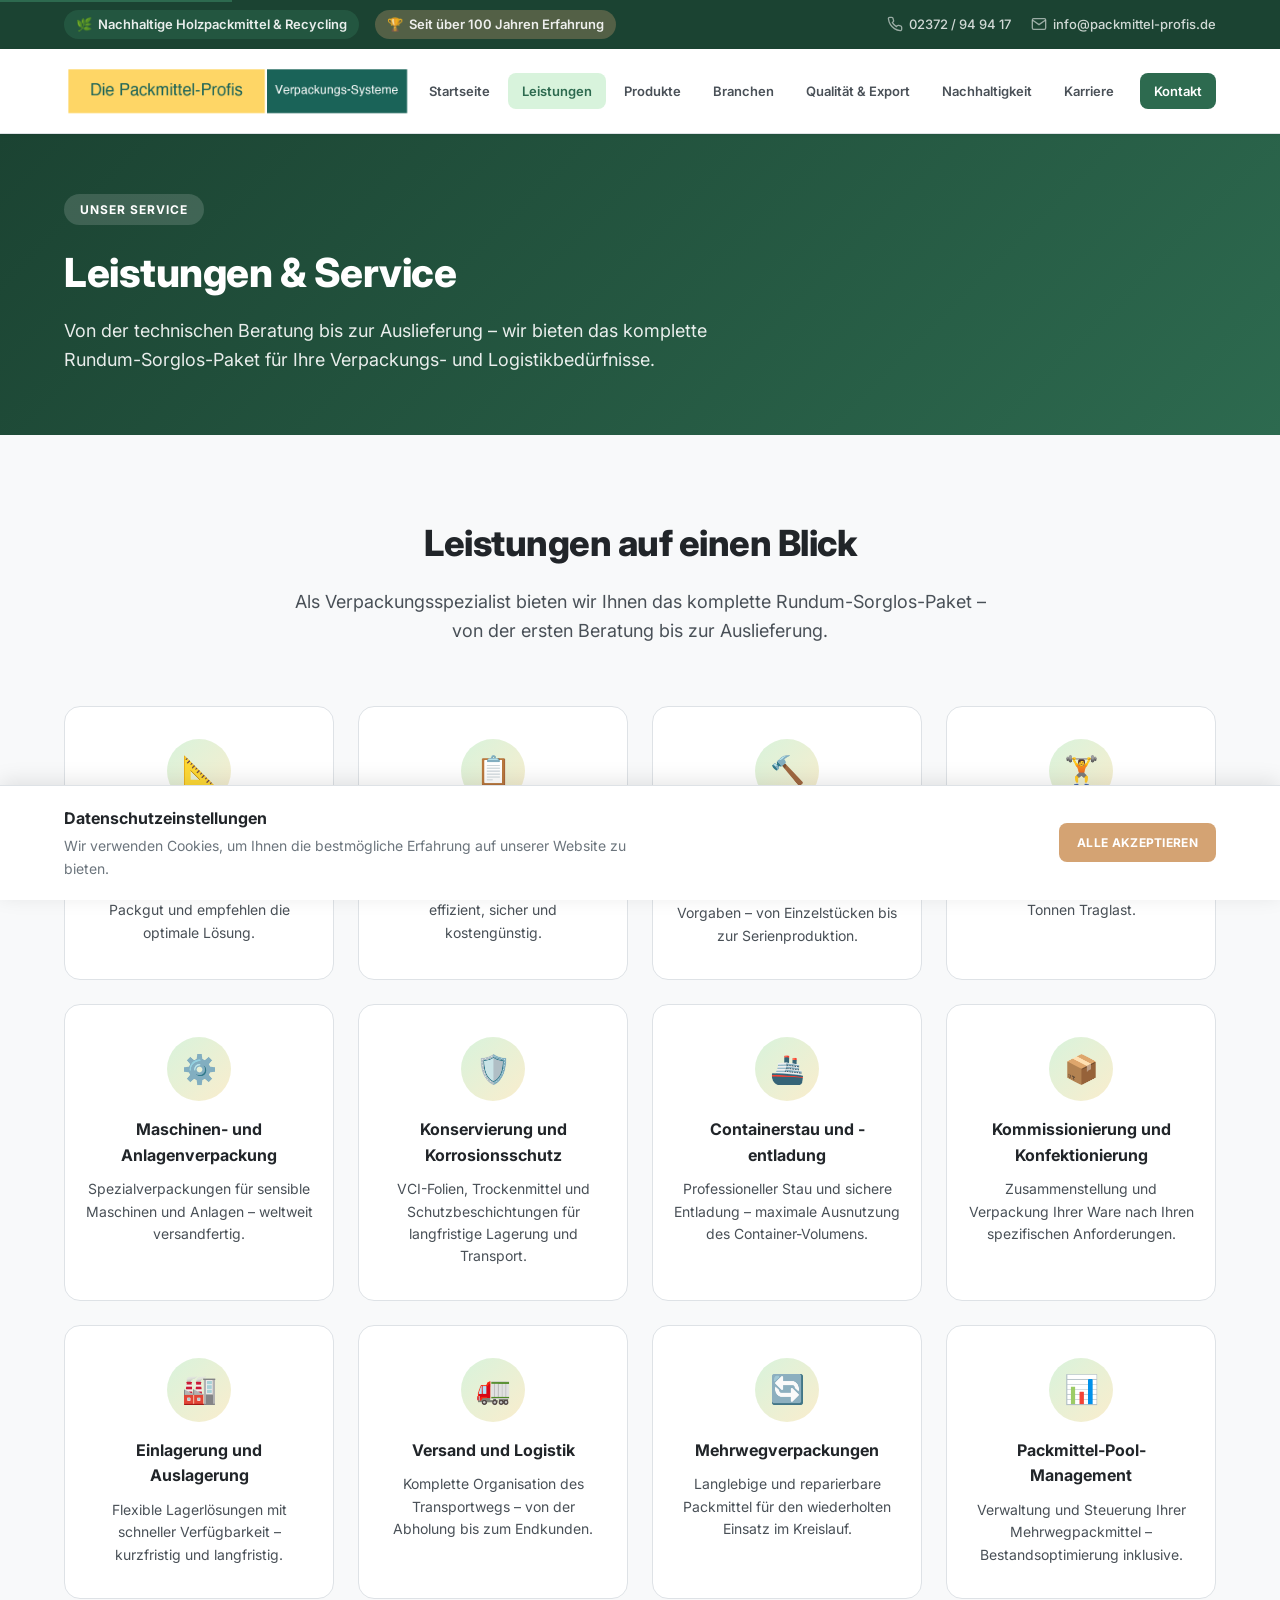
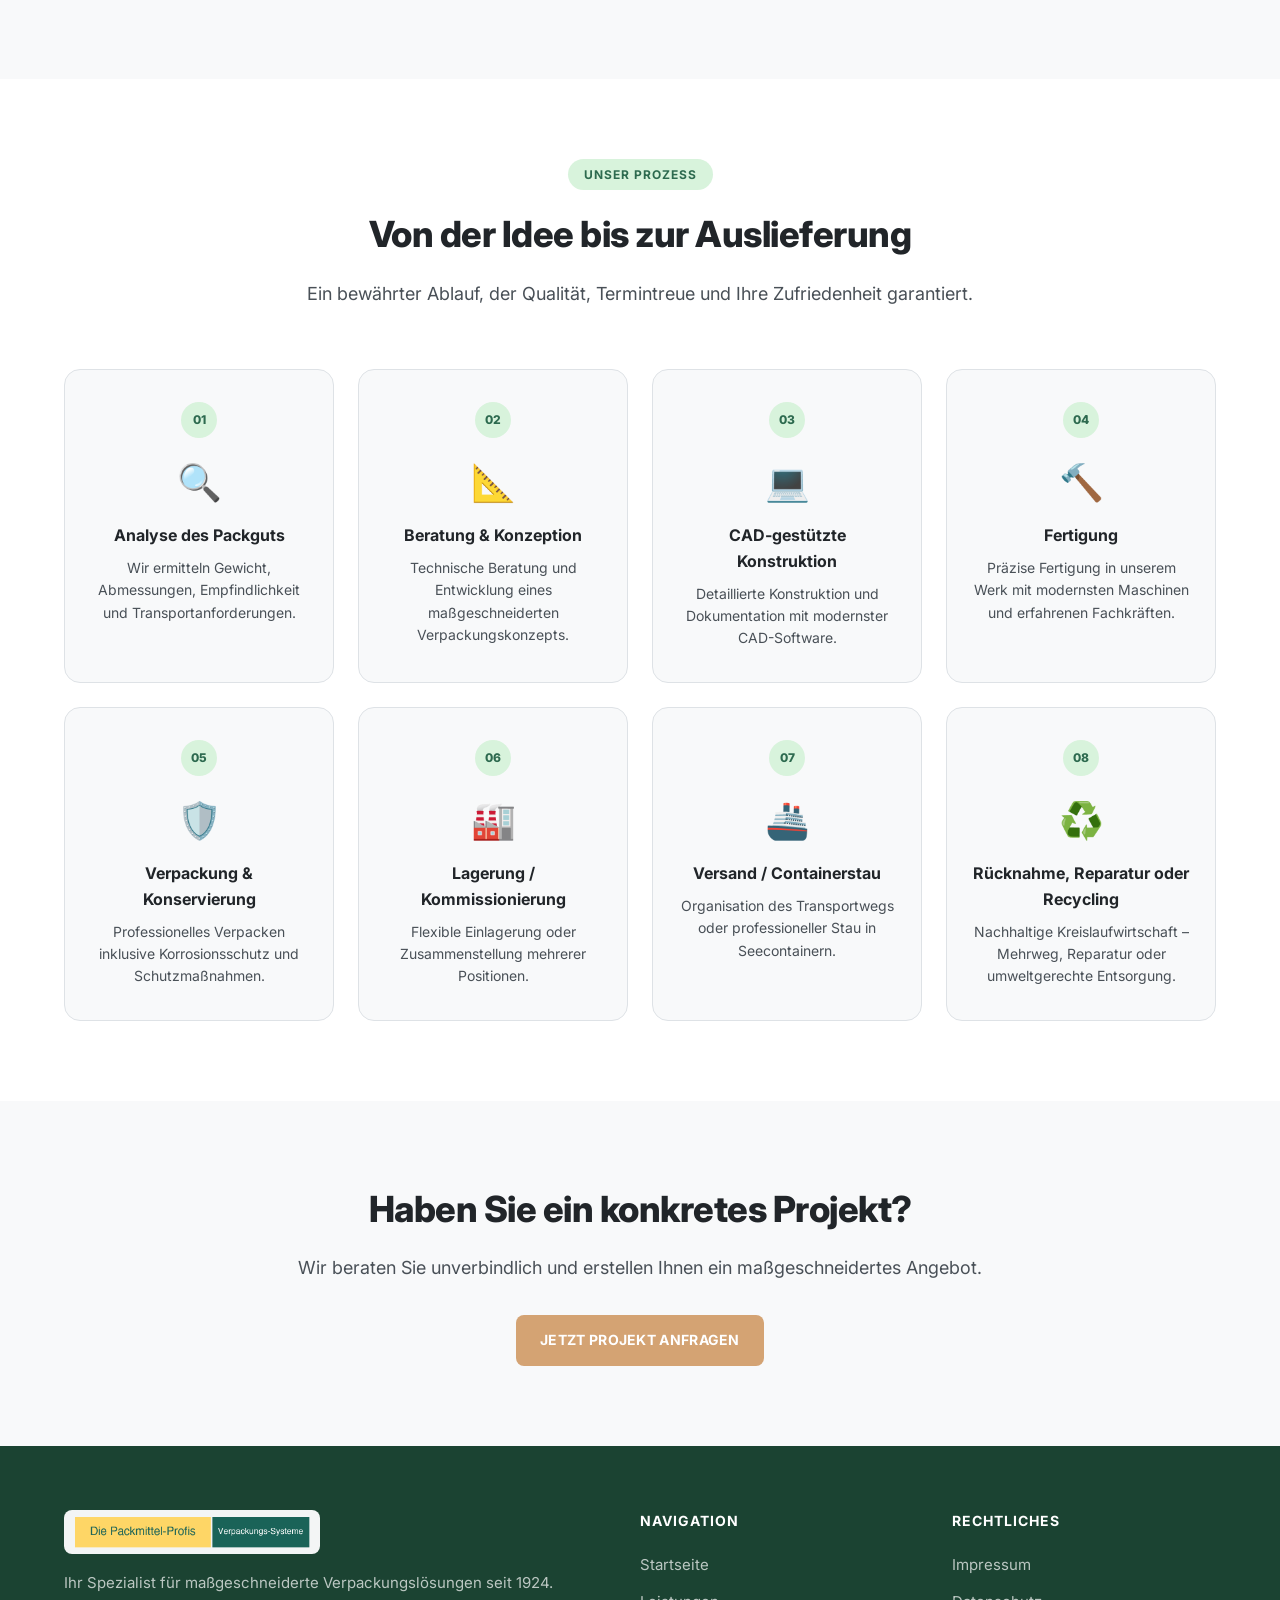
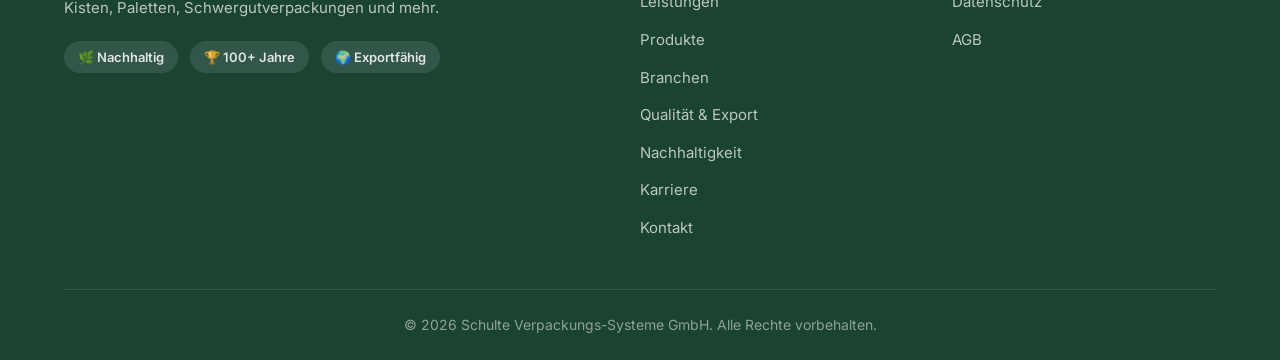
<file: leistungen.html>
<!DOCTYPE html>
<html lang="de">
<head>
    <meta charset="UTF-8">
    <meta name="viewport" content="width=device-width, initial-scale=1.0">
    <title>Leistungen | Schulte Verpackungs-Systeme GmbH</title>
    <meta name="description" content="Unser komplettes Leistungsspektrum: Verpackungsberatung, Fertigung, Schwergutverpackung, Containerstau, Logistik, Mehrwegsysteme und mehr.">
    <link rel="stylesheet" href="css/style.css">
    <link rel="preconnect" href="https://fonts.googleapis.com">
    <link rel="preconnect" href="https://fonts.gstatic.com" crossorigin>
    <link href="https://fonts.googleapis.com/css2?family=Inter:wght@300;400;500;600;700;800;900&display=swap" rel="stylesheet">
</head>
<body>
    <a href="#main-content" class="skip-link">Zum Hauptinhalt springen</a>

    <div class="cookie-banner" id="cookieBanner">
        <div class="container cookie-inner">
            <div class="cookie-text">
                <p><strong>Datenschutzeinstellungen</strong></p>
                <p>Wir verwenden Cookies, um Ihnen die bestmögliche Erfahrung auf unserer Website zu bieten.</p>
            </div>
            <div class="cookie-actions">
                <button class="btn btn-outline btn-small" id="cookieDecline">Ablehnen</button>
                <button class="btn btn-primary btn-small" id="cookieAccept">Alle akzeptieren</button>
            </div>
        </div>
    </div>

    <div class="top-bar">
        <div class="container">
            <div class="top-bar-left">
                <span class="eco-badge"><span aria-hidden="true">🌿</span> Nachhaltige Holzpackmittel &amp; Recycling</span>
                <span class="jubilee-badge"><span aria-hidden="true">🏆</span> Seit über 100 Jahren Erfahrung</span>
            </div>
            <div class="top-bar-right">
                <a href="tel:+492372949417" class="top-link"><svg width="16" height="16" viewBox="0 0 24 24" fill="none" stroke="currentColor" stroke-width="2"><path d="M22 16.92v3a2 2 0 0 1-2.18 2 19.79 19.79 0 0 1-8.63-3.07 19.5 19.5 0 0 1-6-6 19.79 19.79 0 0 1-3.07-8.67A2 2 0 0 1 4.11 2h3a2 2 0 0 1 2 1.72 12.84 12.84 0 0 0 .7 2.81 2 2 0 0 1-.45 2.11L8.09 9.91a16 16 0 0 0 6 6l1.27-1.27a2 2 0 0 1 2.11-.45 12.84 12.84 0 0 0 2.81.7A2 2 0 0 1 22 16.92z"/></svg> 02372 / 94 94 17</a>
                <a href="mailto:info@packmittel-profis.de" class="top-link"><svg width="16" height="16" viewBox="0 0 24 24" fill="none" stroke="currentColor" stroke-width="2"><path d="M4 4h16c1.1 0 2 .9 2 2v12c0 1.1-.9 2-2 2H4c-1.1 0-2-.9-2-2V6c0-1.1.9-2 2-2z"/><polyline points="22,6 12,13 2,6"/></svg> info@packmittel-profis.de</a>
            </div>
        </div>
    </div>

    <header class="site-header" id="header">
        <div class="container header-inner">
            <a href="index.html" class="logo" aria-label="Schulte Verpackungs-Systeme - Startseite">
                <img src="images/logo_schulte.png" alt="Die Packmittel-Profis | Verpackungs-Systeme" class="logo-img">
            </a>
            <nav class="main-nav" aria-label="Hauptnavigation">
                <button class="nav-toggle" id="navToggle" aria-label="Menü öffnen" aria-expanded="false">
                    <span class="hamburger-line"></span>
                    <span class="hamburger-line"></span>
                    <span class="hamburger-line"></span>
                </button>
                <ul class="nav-menu" id="navMenu" role="menubar">
                    <li role="none"><a href="index.html" class="nav-link" role="menuitem">Startseite</a></li>
                    <li role="none"><a href="leistungen.html" class="nav-link active" role="menuitem">Leistungen</a></li>
                    <li role="none"><a href="produkte.html" class="nav-link" role="menuitem">Produkte</a></li>
                    <li role="none"><a href="branchen.html" class="nav-link" role="menuitem">Branchen</a></li>
                    <li role="none"><a href="qualitaet-export.html" class="nav-link" role="menuitem">Qualität &amp; Export</a></li>
                    <li role="none"><a href="nachhaltigkeit.html" class="nav-link" role="menuitem">Nachhaltigkeit</a></li>
                    <li role="none"><a href="karriere.html" class="nav-link" role="menuitem">Karriere</a></li>
                    <li role="none"><a href="kontakt.html" class="nav-link nav-cta" role="menuitem">Kontakt</a></li>
                </ul>
            </nav>
        </div>
    </header>

    <main id="main-content">
        <!-- Page Header -->
        <section class="section section-green" style="padding:60px 0;">
            <div class="container">
                <span class="section-tag light">Unser Service</span>
                <h1 class="section-title light" style="font-size:2.5rem;margin-bottom:12px;">Leistungen &amp; Service</h1>
                <p class="light" style="font-size:18px;opacity:0.9;max-width:700px;">Von der technischen Beratung bis zur Auslieferung – wir bieten das komplette Rundum-Sorglos-Paket für Ihre Verpackungs- und Logistikbedürfnisse.</p>
            </div>
        </section>

        <!-- Leistungen Grid -->
        <section class="section section-light" aria-labelledby="leistungen-heading">
            <div class="container">
                <header class="section-header">
                    <h2 id="leistungen-heading" class="section-title">Leistungen auf einen Blick</h2>
                    <p class="section-desc">Als Verpackungsspezialist bieten wir Ihnen das komplette Rundum-Sorglos-Paket – von der ersten Beratung bis zur Auslieferung.</p>
                </header>
                <div class="services-grid services-grid-12">
                    <article class="service-card" data-animate>
                        <div class="service-icon-wrapper"><span class="service-icon" aria-hidden="true">📐</span></div>
                        <h3>Verpackungsberatung</h3>
                        <p>Technische Beratung vor Ort oder remote – wir analysieren Ihr Packgut und empfehlen die optimale Lösung.</p>
                    </article>
                    <article class="service-card" data-animate>
                        <div class="service-icon-wrapper"><span class="service-icon" aria-hidden="true">📋</span></div>
                        <h3>Packmittelkonzeption</h3>
                        <p>Maßgeschneiderte Konzepte für Ihre gesamte Logistikkette – effizient, sicher und kostengünstig.</p>
                    </article>
                    <article class="service-card" data-animate>
                        <div class="service-icon-wrapper"><span class="service-icon" aria-hidden="true">🔨</span></div>
                        <h3>Fertigung von Kisten und Paletten</h3>
                        <p>Präzise Fertigung nach Ihren Vorgaben – von Einzelstücken bis zur Serienproduktion.</p>
                    </article>
                    <article class="service-card" data-animate>
                        <div class="service-icon-wrapper"><span class="service-icon" aria-hidden="true">🏋️</span></div>
                        <h3>Schwergutverpackung</h3>
                        <p>Sichere Verpackung für schwere und sperrige Güter bis zu 50 Tonnen Traglast.</p>
                    </article>
                    <article class="service-card" data-animate>
                        <div class="service-icon-wrapper"><span class="service-icon" aria-hidden="true">⚙️</span></div>
                        <h3>Maschinen- und Anlagenverpackung</h3>
                        <p>Spezialverpackungen für sensible Maschinen und Anlagen – weltweit versandfertig.</p>
                    </article>
                    <article class="service-card" data-animate>
                        <div class="service-icon-wrapper"><span class="service-icon" aria-hidden="true">🛡️</span></div>
                        <h3>Konservierung und Korrosionsschutz</h3>
                        <p>VCI-Folien, Trockenmittel und Schutzbeschichtungen für langfristige Lagerung und Transport.</p>
                    </article>
                    <article class="service-card" data-animate>
                        <div class="service-icon-wrapper"><span class="service-icon" aria-hidden="true">🚢</span></div>
                        <h3>Containerstau und -entladung</h3>
                        <p>Professioneller Stau und sichere Entladung – maximale Ausnutzung des Container-Volumens.</p>
                    </article>
                    <article class="service-card" data-animate>
                        <div class="service-icon-wrapper"><span class="service-icon" aria-hidden="true">📦</span></div>
                        <h3>Kommissionierung und Konfektionierung</h3>
                        <p>Zusammenstellung und Verpackung Ihrer Ware nach Ihren spezifischen Anforderungen.</p>
                    </article>
                    <article class="service-card" data-animate>
                        <div class="service-icon-wrapper"><span class="service-icon" aria-hidden="true">🏭</span></div>
                        <h3>Einlagerung und Auslagerung</h3>
                        <p>Flexible Lagerlösungen mit schneller Verfügbarkeit – kurzfristig und langfristig.</p>
                    </article>
                    <article class="service-card" data-animate>
                        <div class="service-icon-wrapper"><span class="service-icon" aria-hidden="true">🚛</span></div>
                        <h3>Versand und Logistik</h3>
                        <p>Komplette Organisation des Transportwegs – von der Abholung bis zum Endkunden.</p>
                    </article>
                    <article class="service-card" data-animate>
                        <div class="service-icon-wrapper"><span class="service-icon" aria-hidden="true">🔄</span></div>
                        <h3>Mehrwegverpackungen</h3>
                        <p>Langlebige und reparierbare Packmittel für den wiederholten Einsatz im Kreislauf.</p>
                    </article>
                    <article class="service-card" data-animate>
                        <div class="service-icon-wrapper"><span class="service-icon" aria-hidden="true">📊</span></div>
                        <h3>Packmittel-Pool-Management</h3>
                        <p>Verwaltung und Steuerung Ihrer Mehrwegpackmittel – Bestandsoptimierung inklusive.</p>
                    </article>
                </div>
            </div>
        </section>

        <!-- Prozess -->
        <section class="section section-white" aria-labelledby="prozess-heading">
            <div class="container">
                <header class="section-header">
                    <span class="section-tag">Unser Prozess</span>
                    <h2 id="prozess-heading" class="section-title">Von der Idee bis zur Auslieferung</h2>
                    <p class="section-desc">Ein bewährter Ablauf, der Qualität, Termintreue und Ihre Zufriedenheit garantiert.</p>
                </header>
                <div class="process-grid">
                    <div class="process-step" data-animate>
                        <div class="process-number">01</div>
                        <div class="process-icon" aria-hidden="true">🔍</div>
                        <h3>Analyse des Packguts</h3>
                        <p>Wir ermitteln Gewicht, Abmessungen, Empfindlichkeit und Transportanforderungen.</p>
                    </div>
                    <div class="process-step" data-animate>
                        <div class="process-number">02</div>
                        <div class="process-icon" aria-hidden="true">📐</div>
                        <h3>Beratung &amp; Konzeption</h3>
                        <p>Technische Beratung und Entwicklung eines maßgeschneiderten Verpackungskonzepts.</p>
                    </div>
                    <div class="process-step" data-animate>
                        <div class="process-number">03</div>
                        <div class="process-icon" aria-hidden="true">💻</div>
                        <h3>CAD-gestützte Konstruktion</h3>
                        <p>Detaillierte Konstruktion und Dokumentation mit modernster CAD-Software.</p>
                    </div>
                    <div class="process-step" data-animate>
                        <div class="process-number">04</div>
                        <div class="process-icon" aria-hidden="true">🔨</div>
                        <h3>Fertigung</h3>
                        <p>Präzise Fertigung in unserem Werk mit modernsten Maschinen und erfahrenen Fachkräften.</p>
                    </div>
                    <div class="process-step" data-animate>
                        <div class="process-number">05</div>
                        <div class="process-icon" aria-hidden="true">🛡️</div>
                        <h3>Verpackung &amp; Konservierung</h3>
                        <p>Professionelles Verpacken inklusive Korrosionsschutz und Schutzmaßnahmen.</p>
                    </div>
                    <div class="process-step" data-animate>
                        <div class="process-number">06</div>
                        <div class="process-icon" aria-hidden="true">🏭</div>
                        <h3>Lagerung / Kommissionierung</h3>
                        <p>Flexible Einlagerung oder Zusammenstellung mehrerer Positionen.</p>
                    </div>
                    <div class="process-step" data-animate>
                        <div class="process-number">07</div>
                        <div class="process-icon" aria-hidden="true">🚢</div>
                        <h3>Versand / Containerstau</h3>
                        <p>Organisation des Transportwegs oder professioneller Stau in Seecontainern.</p>
                    </div>
                    <div class="process-step" data-animate>
                        <div class="process-number">08</div>
                        <div class="process-icon" aria-hidden="true">♻️</div>
                        <h3>Rücknahme, Reparatur oder Recycling</h3>
                        <p>Nachhaltige Kreislaufwirtschaft – Mehrweg, Reparatur oder umweltgerechte Entsorgung.</p>
                    </div>
                </div>
            </div>
        </section>

        <!-- CTA -->
        <section class="section section-light" aria-label="Projekt anfragen">
            <div class="container" style="text-align:center;">
                <h2 class="section-title" style="margin-bottom:16px;">Haben Sie ein konkretes Projekt?</h2>
                <p class="section-desc" style="margin-bottom:32px;">Wir beraten Sie unverbindlich und erstellen Ihnen ein maßgeschneidertes Angebot.</p>
                <a href="kontakt.html" class="btn btn-primary">Jetzt Projekt anfragen</a>
            </div>
        </section>
    </main>

    <footer class="site-footer">
        <div class="container">
            <div class="footer-grid">
                <div class="footer-brand">
                    <img src="images/logo_schulte.png" alt="Die Packmittel-Profis | Verpackungs-Systeme" class="logo-img footer-logo-img">
                    <p>Ihr Spezialist für maßgeschneiderte Verpackungslösungen seit 1924. Kisten, Paletten, Schwergutverpackungen und mehr.</p>
                    <div class="footer-badges">
                        <span class="footer-badge">🌿 Nachhaltig</span>
                        <span class="footer-badge">🏆 100+ Jahre</span>
                        <span class="footer-badge">🌍 Exportfähig</span>
                    </div>
                </div>
                <nav class="footer-links" aria-label="Footer Navigation">
                    <h4>Navigation</h4>
                    <ul>
                        <li><a href="index.html">Startseite</a></li>
                        <li><a href="leistungen.html">Leistungen</a></li>
                        <li><a href="produkte.html">Produkte</a></li>
                        <li><a href="branchen.html">Branchen</a></li>
                        <li><a href="qualitaet-export.html">Qualität &amp; Export</a></li>
                        <li><a href="nachhaltigkeit.html">Nachhaltigkeit</a></li>
                        <li><a href="karriere.html">Karriere</a></li>
                        <li><a href="kontakt.html">Kontakt</a></li>
                    </ul>
                </nav>
                <nav class="footer-links" aria-label="Rechtliches">
                    <h4>Rechtliches</h4>
                    <ul>
                        <li><a href="impressum.html">Impressum</a></li>
                        <li><a href="datenschutz.html">Datenschutz</a></li>
                        <li><a href="agb.html">AGB</a></li>
                    </ul>
                </nav>
            </div>
            <div class="footer-bottom">
                <p>&copy; 2026 Schulte Verpackungs-Systeme GmbH. Alle Rechte vorbehalten.</p>
            </div>
        </div>
    </footer>

    <button class="back-to-top" id="backToTop" aria-label="Zurück nach oben">
        <svg width="20" height="20" viewBox="0 0 24 24" fill="none" stroke="currentColor" stroke-width="2"><path d="M18 15l-6-6-6 6"/></svg>
    </button>

    <script src="js/main.js"></script>
</body>
</html>
</file>
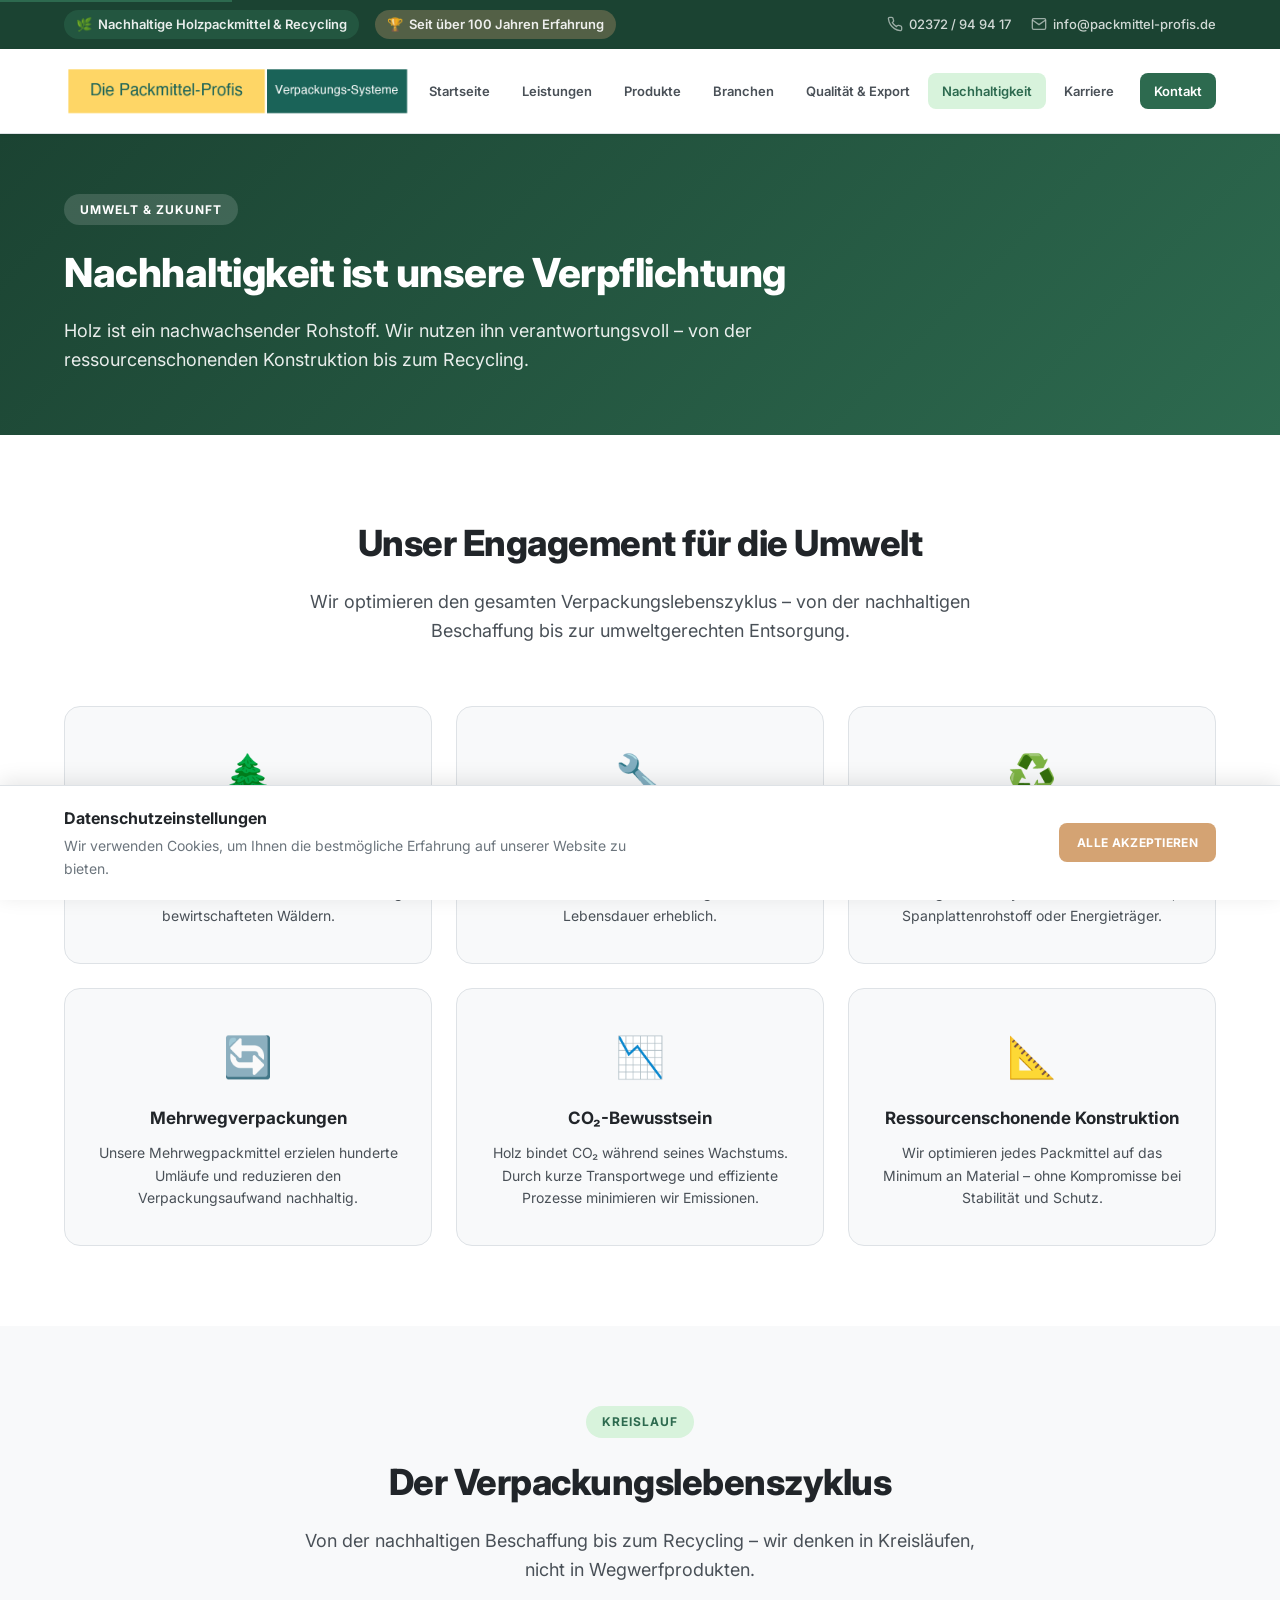
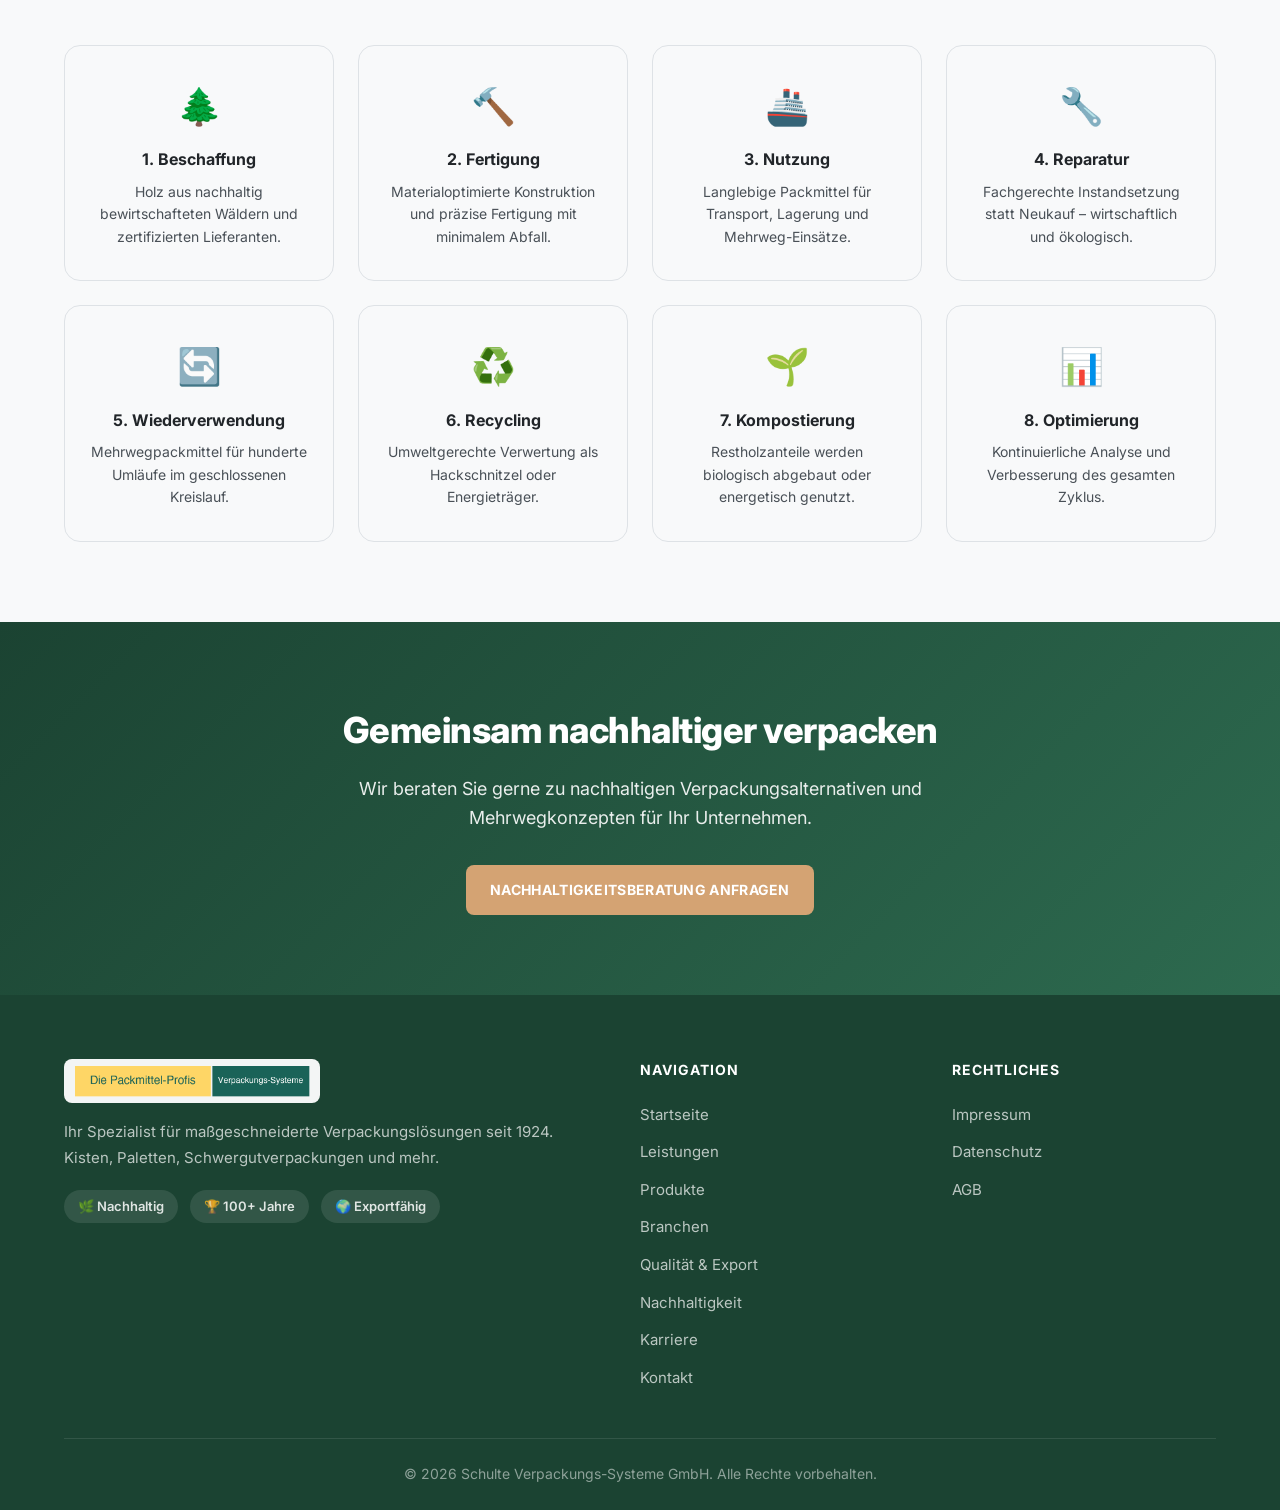
<file: nachhaltigkeit.html>
<!DOCTYPE html>
<html lang="de">
<head>
    <meta charset="UTF-8">
    <meta name="viewport" content="width=device-width, initial-scale=1.0">
    <title>Nachhaltigkeit | Schulte Verpackungs-Systeme GmbH</title>
    <meta name="description" content="Nachhaltige Holzpackmittel, Recycling, Mehrwegverpackungen, CO₂-Bewusstsein und ressourcenschonende Konstruktion für einen grünen Verpackungskreislauf.">
    <link rel="stylesheet" href="css/style.css">
    <link rel="preconnect" href="https://fonts.googleapis.com">
    <link rel="preconnect" href="https://fonts.gstatic.com" crossorigin>
    <link href="https://fonts.googleapis.com/css2?family=Inter:wght@300;400;500;600;700;800;900&display=swap" rel="stylesheet">
</head>
<body>
    <a href="#main-content" class="skip-link">Zum Hauptinhalt springen</a>
    <div class="cookie-banner" id="cookieBanner">
        <div class="container cookie-inner">
            <div class="cookie-text"><p><strong>Datenschutzeinstellungen</strong></p><p>Wir verwenden Cookies, um Ihnen die bestmögliche Erfahrung auf unserer Website zu bieten.</p></div>
            <div class="cookie-actions">
                <button class="btn btn-outline btn-small" id="cookieDecline">Ablehnen</button>
                <button class="btn btn-primary btn-small" id="cookieAccept">Alle akzeptieren</button>
            </div>
        </div>
    </div>
    <div class="top-bar">
        <div class="container">
            <div class="top-bar-left">
                <span class="eco-badge"><span aria-hidden="true">🌿</span> Nachhaltige Holzpackmittel &amp; Recycling</span>
                <span class="jubilee-badge"><span aria-hidden="true">🏆</span> Seit über 100 Jahren Erfahrung</span>
            </div>
            <div class="top-bar-right">
                <a href="tel:+492372949417" class="top-link"><svg width="16" height="16" viewBox="0 0 24 24" fill="none" stroke="currentColor" stroke-width="2"><path d="M22 16.92v3a2 2 0 0 1-2.18 2 19.79 19.79 0 0 1-8.63-3.07 19.5 19.5 0 0 1-6-6 19.79 19.79 0 0 1-3.07-8.67A2 2 0 0 1 4.11 2h3a2 2 0 0 1 2 1.72 12.84 12.84 0 0 0 .7 2.81 2 2 0 0 1-.45 2.11L8.09 9.91a16 16 0 0 0 6 6l1.27-1.27a2 2 0 0 1 2.11-.45 12.84 12.84 0 0 0 2.81.7A2 2 0 0 1 22 16.92z"/></svg> 02372 / 94 94 17</a>
                <a href="mailto:info@packmittel-profis.de" class="top-link"><svg width="16" height="16" viewBox="0 0 24 24" fill="none" stroke="currentColor" stroke-width="2"><path d="M4 4h16c1.1 0 2 .9 2 2v12c0 1.1-.9 2-2 2H4c-1.1 0-2-.9-2-2V6c0-1.1.9-2 2-2z"/><polyline points="22,6 12,13 2,6"/></svg> info@packmittel-profis.de</a>
            </div>
        </div>
    </div>
    <header class="site-header" id="header">
        <div class="container header-inner">
            <a href="index.html" class="logo" aria-label="Schulte Verpackungs-Systeme - Startseite">
                <img src="images/logo_schulte.png" alt="Die Packmittel-Profis | Verpackungs-Systeme" class="logo-img">
            </a>
            <nav class="main-nav" aria-label="Hauptnavigation">
                <button class="nav-toggle" id="navToggle" aria-label="Menü öffnen" aria-expanded="false">
                    <span class="hamburger-line"></span>
                    <span class="hamburger-line"></span>
                    <span class="hamburger-line"></span>
                </button>
                <ul class="nav-menu" id="navMenu" role="menubar">
                    <li role="none"><a href="index.html" class="nav-link" role="menuitem">Startseite</a></li>
                    <li role="none"><a href="leistungen.html" class="nav-link" role="menuitem">Leistungen</a></li>
                    <li role="none"><a href="produkte.html" class="nav-link" role="menuitem">Produkte</a></li>
                    <li role="none"><a href="branchen.html" class="nav-link" role="menuitem">Branchen</a></li>
                    <li role="none"><a href="qualitaet-export.html" class="nav-link" role="menuitem">Qualität &amp; Export</a></li>
                    <li role="none"><a href="nachhaltigkeit.html" class="nav-link active" role="menuitem">Nachhaltigkeit</a></li>
                    <li role="none"><a href="karriere.html" class="nav-link" role="menuitem">Karriere</a></li>
                    <li role="none"><a href="kontakt.html" class="nav-link nav-cta" role="menuitem">Kontakt</a></li>
                </ul>
            </nav>
        </div>
    </header>

    <main id="main-content">
        <section class="section section-green" style="padding:60px 0;">
            <div class="container">
                <span class="section-tag light">Umwelt &amp; Zukunft</span>
                <h1 class="section-title light" style="font-size:2.5rem;margin-bottom:12px;">Nachhaltigkeit ist unsere Verpflichtung</h1>
                <p class="light" style="font-size:18px;opacity:0.9;max-width:700px;">Holz ist ein nachwachsender Rohstoff. Wir nutzen ihn verantwortungsvoll – von der ressourcenschonenden Konstruktion bis zum Recycling.</p>
            </div>
        </section>

        <section class="section section-white" aria-labelledby="nachhaltigkeit-heading">
            <div class="container">
                <header class="section-header">
                    <h2 id="nachhaltigkeit-heading" class="section-title">Unser Engagement für die Umwelt</h2>
                    <p class="section-desc">Wir optimieren den gesamten Verpackungslebenszyklus – von der nachhaltigen Beschaffung bis zur umweltgerechten Entsorgung.</p>
                </header>
                <div class="sustainability-grid">
                    <article class="sustain-card" data-animate>
                        <div class="sustain-icon" aria-hidden="true">🌲</div>
                        <h3>Nachwachsender Rohstoff</h3>
                        <p>Holz ist ein natürlicher, erneuerbarer Rohstoff. Wir beziehen unsere Materialien aus nachhaltig bewirtschafteten Wäldern.</p>
                    </article>
                    <article class="sustain-card" data-animate>
                        <div class="sustain-icon" aria-hidden="true">🔧</div>
                        <h3>Reparatur &amp; Wiederverwendung</h3>
                        <p>Defekte Packmittel reparieren wir fachgerecht, statt sie zu ersetzen. So verlängern wir die Lebensdauer erheblich.</p>
                    </article>
                    <article class="sustain-card" data-animate>
                        <div class="sustain-icon" aria-hidden="true">♻️</div>
                        <h3>Recycling &amp; Kreislaufwirtschaft</h3>
                        <p>Nicht mehr reparierbare Packmittel werden umweltgerecht recycelt – als Hackschnitzel, Spanplattenrohstoff oder Energieträger.</p>
                    </article>
                    <article class="sustain-card" data-animate>
                        <div class="sustain-icon" aria-hidden="true">🔄</div>
                        <h3>Mehrwegverpackungen</h3>
                        <p>Unsere Mehrwegpackmittel erzielen hunderte Umläufe und reduzieren den Verpackungsaufwand nachhaltig.</p>
                    </article>
                    <article class="sustain-card" data-animate>
                        <div class="sustain-icon" aria-hidden="true">📉</div>
                        <h3>CO₂-Bewusstsein</h3>
                        <p>Holz bindet CO₂ während seines Wachstums. Durch kurze Transportwege und effiziente Prozesse minimieren wir Emissionen.</p>
                    </article>
                    <article class="sustain-card" data-animate>
                        <div class="sustain-icon" aria-hidden="true">📐</div>
                        <h3>Ressourcenschonende Konstruktion</h3>
                        <p>Wir optimieren jedes Packmittel auf das Minimum an Material – ohne Kompromisse bei Stabilität und Schutz.</p>
                    </article>
                </div>
            </div>
        </section>

        <section class="section section-light" aria-label="Lebenszyklus">
            <div class="container">
                <header class="section-header">
                    <span class="section-tag">Kreislauf</span>
                    <h2 class="section-title">Der Verpackungslebenszyklus</h2>
                    <p class="section-desc">Von der nachhaltigen Beschaffung bis zum Recycling – wir denken in Kreisläufen, nicht in Wegwerfprodukten.</p>
                </header>
                <div class="process-grid">
                    <div class="process-step" data-animate>
                        <div class="process-icon" aria-hidden="true">🌲</div>
                        <h3>1. Beschaffung</h3>
                        <p>Holz aus nachhaltig bewirtschafteten Wäldern und zertifizierten Lieferanten.</p>
                    </div>
                    <div class="process-step" data-animate>
                        <div class="process-icon" aria-hidden="true">🔨</div>
                        <h3>2. Fertigung</h3>
                        <p>Materialoptimierte Konstruktion und präzise Fertigung mit minimalem Abfall.</p>
                    </div>
                    <div class="process-step" data-animate>
                        <div class="process-icon" aria-hidden="true">🚢</div>
                        <h3>3. Nutzung</h3>
                        <p>Langlebige Packmittel für Transport, Lagerung und Mehrweg-Einsätze.</p>
                    </div>
                    <div class="process-step" data-animate>
                        <div class="process-icon" aria-hidden="true">🔧</div>
                        <h3>4. Reparatur</h3>
                        <p>Fachgerechte Instandsetzung statt Neukauf – wirtschaftlich und ökologisch.</p>
                    </div>
                    <div class="process-step" data-animate>
                        <div class="process-icon" aria-hidden="true">🔄</div>
                        <h3>5. Wiederverwendung</h3>
                        <p>Mehrwegpackmittel für hunderte Umläufe im geschlossenen Kreislauf.</p>
                    </div>
                    <div class="process-step" data-animate>
                        <div class="process-icon" aria-hidden="true">♻️</div>
                        <h3>6. Recycling</h3>
                        <p>Umweltgerechte Verwertung als Hackschnitzel oder Energieträger.</p>
                    </div>
                    <div class="process-step" data-animate>
                        <div class="process-icon" aria-hidden="true">🌱</div>
                        <h3>7. Kompostierung</h3>
                        <p>Restholzanteile werden biologisch abgebaut oder energetisch genutzt.</p>
                    </div>
                    <div class="process-step" data-animate>
                        <div class="process-icon" aria-hidden="true">📊</div>
                        <h3>8. Optimierung</h3>
                        <p>Kontinuierliche Analyse und Verbesserung des gesamten Zyklus.</p>
                    </div>
                </div>
            </div>
        </section>

        <section class="section section-green" aria-label="Zusammenarbeit">
            <div class="container" style="text-align:center;">
                <h2 class="section-title light" style="margin-bottom:16px;">Gemeinsam nachhaltiger verpacken</h2>
                <p class="light" style="font-size:18px;opacity:0.9;margin-bottom:32px;max-width:700px;margin-left:auto;margin-right:auto;">Wir beraten Sie gerne zu nachhaltigen Verpackungsalternativen und Mehrwegkonzepten für Ihr Unternehmen.</p>
                <a href="kontakt.html" class="btn btn-primary">Nachhaltigkeitsberatung anfragen</a>
            </div>
        </section>
    </main>

    <footer class="site-footer">
        <div class="container">
            <div class="footer-grid">
                <div class="footer-brand">
                    <img src="images/logo_schulte.png" alt="Die Packmittel-Profis | Verpackungs-Systeme" class="logo-img footer-logo-img">
                    <p>Ihr Spezialist für maßgeschneiderte Verpackungslösungen seit 1924. Kisten, Paletten, Schwergutverpackungen und mehr.</p>
                    <div class="footer-badges">
                        <span class="footer-badge">🌿 Nachhaltig</span>
                        <span class="footer-badge">🏆 100+ Jahre</span>
                        <span class="footer-badge">🌍 Exportfähig</span>
                    </div>
                </div>
                <nav class="footer-links" aria-label="Footer Navigation">
                    <h4>Navigation</h4>
                    <ul>
                        <li><a href="index.html">Startseite</a></li>
                        <li><a href="leistungen.html">Leistungen</a></li>
                        <li><a href="produkte.html">Produkte</a></li>
                        <li><a href="branchen.html">Branchen</a></li>
                        <li><a href="qualitaet-export.html">Qualität &amp; Export</a></li>
                        <li><a href="nachhaltigkeit.html">Nachhaltigkeit</a></li>
                        <li><a href="karriere.html">Karriere</a></li>
                        <li><a href="kontakt.html">Kontakt</a></li>
                    </ul>
                </nav>
                <nav class="footer-links" aria-label="Rechtliches">
                    <h4>Rechtliches</h4>
                    <ul>
                        <li><a href="impressum.html">Impressum</a></li>
                        <li><a href="datenschutz.html">Datenschutz</a></li>
                        <li><a href="agb.html">AGB</a></li>
                    </ul>
                </nav>
            </div>
            <div class="footer-bottom"><p>&copy; 2026 Schulte Verpackungs-Systeme GmbH. Alle Rechte vorbehalten.</p></div>
        </div>
    </footer>
    <button class="back-to-top" id="backToTop" aria-label="Zurück nach oben">
        <svg width="20" height="20" viewBox="0 0 24 24" fill="none" stroke="currentColor" stroke-width="2"><path d="M18 15l-6-6-6 6"/></svg>
    </button>
    <script src="js/main.js"></script>
</body>
</html>
</file>
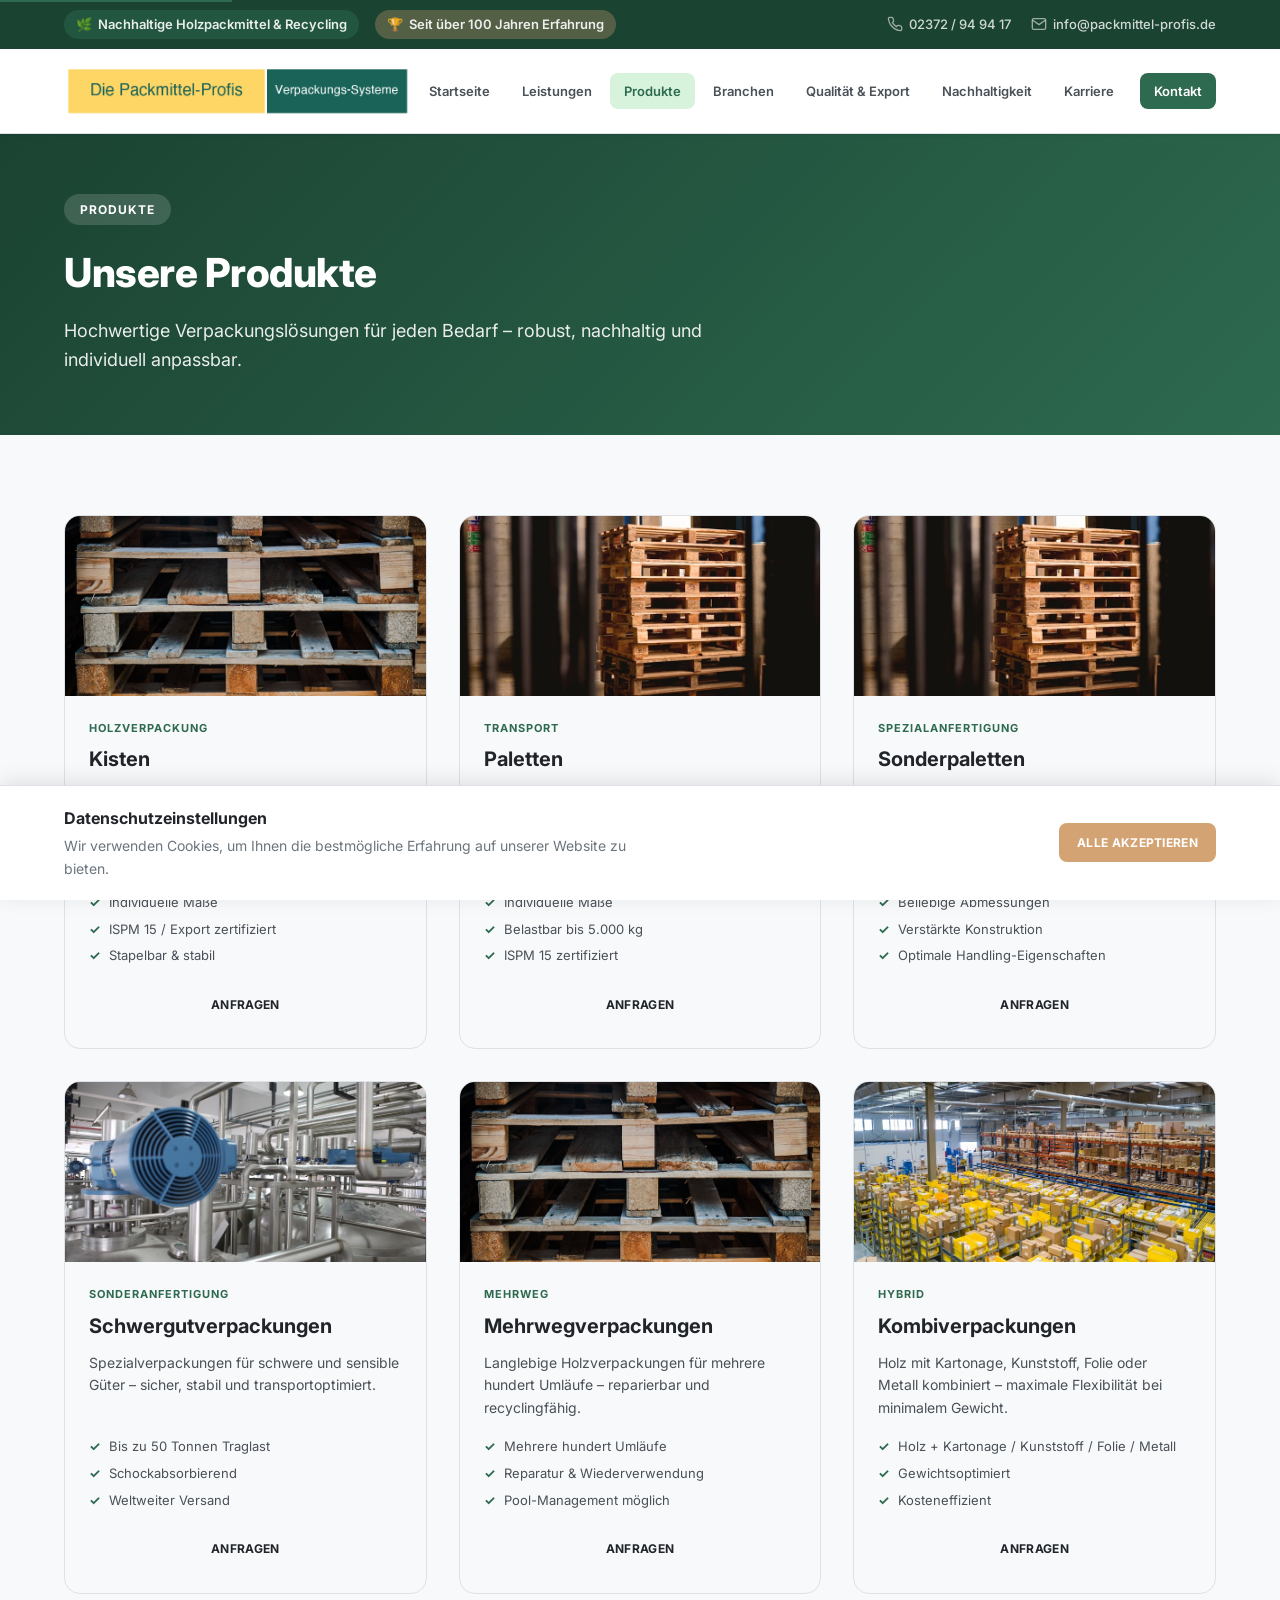
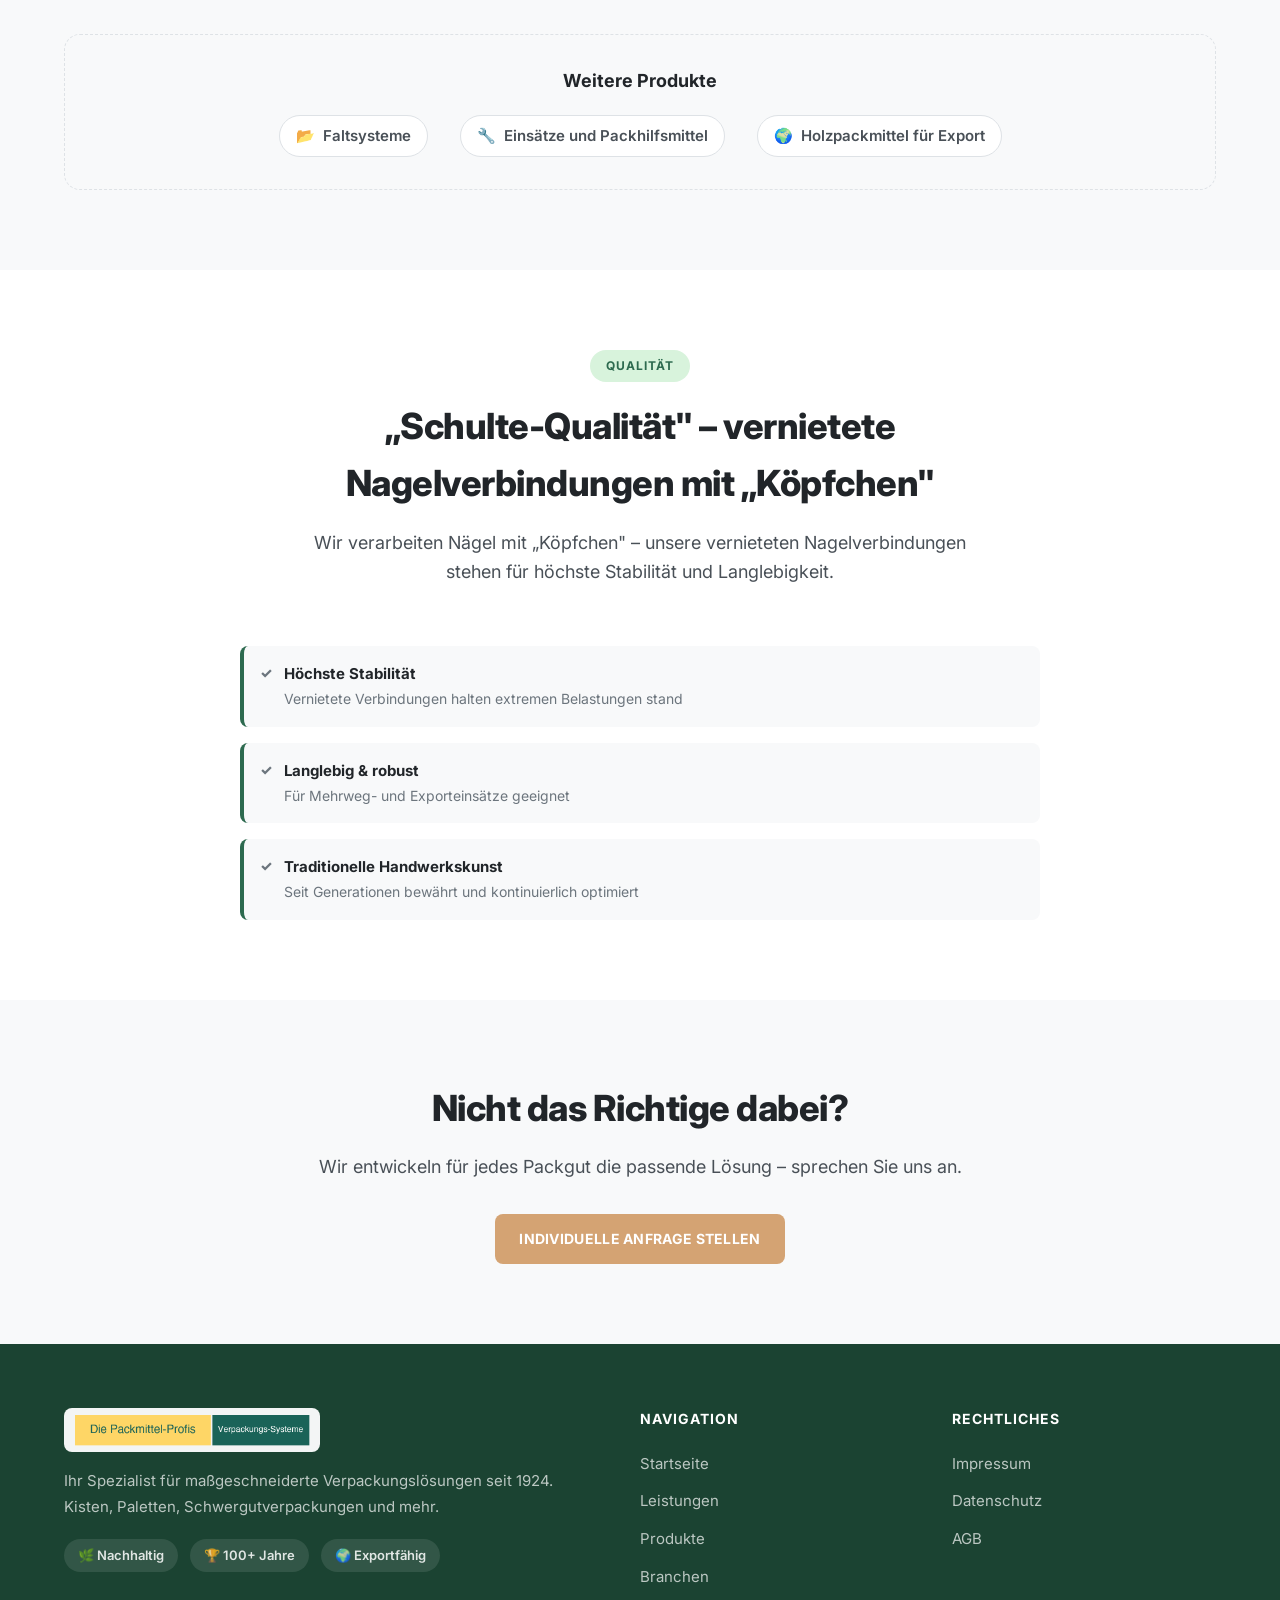
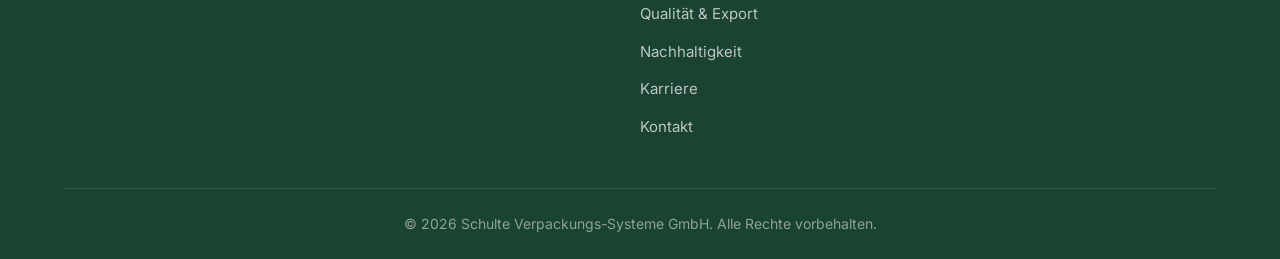
<file: produkte.html>
<!DOCTYPE html>
<html lang="de">
<head>
    <meta charset="UTF-8">
    <meta name="viewport" content="width=device-width, initial-scale=1.0">
    <title>Produkte | Schulte Verpackungs-Systeme GmbH</title>
    <meta name="description" content="Unser Produktsortiment: Kisten, Paletten, Sonderpaletten, Schwergutverpackungen, Mehrwegverpackungen, Kombiverpackungen und mehr.">
    <link rel="stylesheet" href="css/style.css">
    <link rel="preconnect" href="https://fonts.googleapis.com">
    <link rel="preconnect" href="https://fonts.gstatic.com" crossorigin>
    <link href="https://fonts.googleapis.com/css2?family=Inter:wght@300;400;500;600;700;800;900&display=swap" rel="stylesheet">
</head>
<body>
    <a href="#main-content" class="skip-link">Zum Hauptinhalt springen</a>
    <div class="cookie-banner" id="cookieBanner">
        <div class="container cookie-inner">
            <div class="cookie-text"><p><strong>Datenschutzeinstellungen</strong></p><p>Wir verwenden Cookies, um Ihnen die bestmögliche Erfahrung auf unserer Website zu bieten.</p></div>
            <div class="cookie-actions">
                <button class="btn btn-outline btn-small" id="cookieDecline">Ablehnen</button>
                <button class="btn btn-primary btn-small" id="cookieAccept">Alle akzeptieren</button>
            </div>
        </div>
    </div>
    <div class="top-bar">
        <div class="container">
            <div class="top-bar-left">
                <span class="eco-badge"><span aria-hidden="true">🌿</span> Nachhaltige Holzpackmittel &amp; Recycling</span>
                <span class="jubilee-badge"><span aria-hidden="true">🏆</span> Seit über 100 Jahren Erfahrung</span>
            </div>
            <div class="top-bar-right">
                <a href="tel:+492372949417" class="top-link"><svg width="16" height="16" viewBox="0 0 24 24" fill="none" stroke="currentColor" stroke-width="2"><path d="M22 16.92v3a2 2 0 0 1-2.18 2 19.79 19.79 0 0 1-8.63-3.07 19.5 19.5 0 0 1-6-6 19.79 19.79 0 0 1-3.07-8.67A2 2 0 0 1 4.11 2h3a2 2 0 0 1 2 1.72 12.84 12.84 0 0 0 .7 2.81 2 2 0 0 1-.45 2.11L8.09 9.91a16 16 0 0 0 6 6l1.27-1.27a2 2 0 0 1 2.11-.45 12.84 12.84 0 0 0 2.81.7A2 2 0 0 1 22 16.92z"/></svg> 02372 / 94 94 17</a>
                <a href="mailto:info@packmittel-profis.de" class="top-link"><svg width="16" height="16" viewBox="0 0 24 24" fill="none" stroke="currentColor" stroke-width="2"><path d="M4 4h16c1.1 0 2 .9 2 2v12c0 1.1-.9 2-2 2H4c-1.1 0-2-.9-2-2V6c0-1.1.9-2 2-2z"/><polyline points="22,6 12,13 2,6"/></svg> info@packmittel-profis.de</a>
            </div>
        </div>
    </div>
    <header class="site-header" id="header">
        <div class="container header-inner">
            <a href="index.html" class="logo" aria-label="Schulte Verpackungs-Systeme - Startseite">
                <img src="images/logo_schulte.png" alt="Die Packmittel-Profis | Verpackungs-Systeme" class="logo-img">
            </a>
            <nav class="main-nav" aria-label="Hauptnavigation">
                <button class="nav-toggle" id="navToggle" aria-label="Menü öffnen" aria-expanded="false">
                    <span class="hamburger-line"></span>
                    <span class="hamburger-line"></span>
                    <span class="hamburger-line"></span>
                </button>
                <ul class="nav-menu" id="navMenu" role="menubar">
                    <li role="none"><a href="index.html" class="nav-link" role="menuitem">Startseite</a></li>
                    <li role="none"><a href="leistungen.html" class="nav-link" role="menuitem">Leistungen</a></li>
                    <li role="none"><a href="produkte.html" class="nav-link active" role="menuitem">Produkte</a></li>
                    <li role="none"><a href="branchen.html" class="nav-link" role="menuitem">Branchen</a></li>
                    <li role="none"><a href="qualitaet-export.html" class="nav-link" role="menuitem">Qualität &amp; Export</a></li>
                    <li role="none"><a href="nachhaltigkeit.html" class="nav-link" role="menuitem">Nachhaltigkeit</a></li>
                    <li role="none"><a href="karriere.html" class="nav-link" role="menuitem">Karriere</a></li>
                    <li role="none"><a href="kontakt.html" class="nav-link nav-cta" role="menuitem">Kontakt</a></li>
                </ul>
            </nav>
        </div>
    </header>

    <main id="main-content">
        <section class="section section-green" style="padding:60px 0;">
            <div class="container">
                <span class="section-tag light">Produkte</span>
                <h1 class="section-title light" style="font-size:2.5rem;margin-bottom:12px;">Unsere Produkte</h1>
                <p class="light" style="font-size:18px;opacity:0.9;max-width:700px;">Hochwertige Verpackungslösungen für jeden Bedarf – robust, nachhaltig und individuell anpassbar.</p>
            </div>
        </section>

        <section class="section section-light" aria-labelledby="produkte-heading">
            <div class="container">
                <div class="products-grid products-grid-3">
                    <article class="product-card" data-animate>
                        <div class="product-image"><img src="images/produkt-kisten.jpg" alt="Holzkisten" loading="lazy"></div>
                        <div class="product-content">
                            <span class="product-category">Holzverpackung</span>
                            <h3>Kisten</h3>
                            <p>Robuste Holzkisten in allen Maßen – geschlossen, offen, mit Deckel oder als Transportkiste. Für jeden Einsatzzweck maßgefertigt.</p>
                            <ul class="product-features"><li>Individuelle Maße</li><li>ISPM 15 / Export zertifiziert</li><li>Stapelbar &amp; stabil</li></ul>
                            <a href="kontakt.html" class="btn btn-small">Anfragen</a>
                        </div>
                    </article>
                    <article class="product-card" data-animate>
                        <div class="product-image"><img src="images/produkt-paletten.jpg" alt="Holzpaletten" loading="lazy"></div>
                        <div class="product-content">
                            <span class="product-category">Transport</span>
                            <h3>Paletten</h3>
                            <p>Unsere Paletten sind optimal auf Ihre Bedürfnisse abgestimmt – in jedem Format und für jede Last.</p>
                            <ul class="product-features"><li>Individuelle Maße</li><li>Belastbar bis 5.000 kg</li><li>ISPM 15 zertifiziert</li></ul>
                            <a href="kontakt.html" class="btn btn-small">Anfragen</a>
                        </div>
                    </article>
                    <article class="product-card" data-animate>
                        <div class="product-image"><img src="images/produkt-paletten.jpg" alt="Sonderpaletten" loading="lazy"></div>
                        <div class="product-content">
                            <span class="product-category">Spezialanfertigung</span>
                            <h3>Sonderpaletten</h3>
                            <p>Spezialpaletten für außergewöhnliche Abmessungen, Lasten oder Handling-Anforderungen.</p>
                            <ul class="product-features"><li>Beliebige Abmessungen</li><li>Verstärkte Konstruktion</li><li>Optimale Handling-Eigenschaften</li></ul>
                            <a href="kontakt.html" class="btn btn-small">Anfragen</a>
                        </div>
                    </article>
                    <article class="product-card" data-animate>
                        <div class="product-image"><img src="images/produkt-schwergut.jpg" alt="Schwergutverpackungen" loading="lazy"></div>
                        <div class="product-content">
                            <span class="product-category">Sonderanfertigung</span>
                            <h3>Schwergutverpackungen</h3>
                            <p>Spezialverpackungen für schwere und sensible Güter – sicher, stabil und transportoptimiert.</p>
                            <ul class="product-features"><li>Bis zu 50 Tonnen Traglast</li><li>Schockabsorbierend</li><li>Weltweiter Versand</li></ul>
                            <a href="kontakt.html" class="btn btn-small">Anfragen</a>
                        </div>
                    </article>
                    <article class="product-card" data-animate>
                        <div class="product-image"><img src="images/produkt-kisten.jpg" alt="Mehrwegverpackungen" loading="lazy"></div>
                        <div class="product-content">
                            <span class="product-category">Mehrweg</span>
                            <h3>Mehrwegverpackungen</h3>
                            <p>Langlebige Holzverpackungen für mehrere hundert Umläufe – reparierbar und recyclingfähig.</p>
                            <ul class="product-features"><li>Mehrere hundert Umläufe</li><li>Reparatur &amp; Wiederverwendung</li><li>Pool-Management möglich</li></ul>
                            <a href="kontakt.html" class="btn btn-small">Anfragen</a>
                        </div>
                    </article>
                    <article class="product-card" data-animate>
                        <div class="product-image"><img src="images/produkt-kombiniert.jpg" alt="Kombinierte Verpackungssysteme" loading="lazy"></div>
                        <div class="product-content">
                            <span class="product-category">Hybrid</span>
                            <h3>Kombiverpackungen</h3>
                            <p>Holz mit Kartonage, Kunststoff, Folie oder Metall kombiniert – maximale Flexibilität bei minimalem Gewicht.</p>
                            <ul class="product-features"><li>Holz + Kartonage / Kunststoff / Folie / Metall</li><li>Gewichtsoptimiert</li><li>Kosteneffizient</li></ul>
                            <a href="kontakt.html" class="btn btn-small">Anfragen</a>
                        </div>
                    </article>
                </div>
                <div class="products-extra" data-animate>
                    <h3>Weitere Produkte</h3>
                    <div class="products-extra-grid">
                        <span class="extra-item"><span aria-hidden="true">📂</span> Faltsysteme</span>
                        <span class="extra-item"><span aria-hidden="true">🔧</span> Einsätze und Packhilfsmittel</span>
                        <span class="extra-item"><span aria-hidden="true">🌍</span> Holzpackmittel für Export</span>
                    </div>
                </div>
            </div>
        </section>

        <section class="section section-white" aria-label="Qualitätsversprechen">
            <div class="container">
                <header class="section-header">
                    <span class="section-tag">Qualität</span>
                    <h2 class="section-title">„Schulte-Qualität" – vernietete Nagelverbindungen mit „Köpfchen"</h2>
                    <p class="section-desc">Wir verarbeiten Nägel mit „Köpfchen" – unsere vernieteten Nagelverbindungen stehen für höchste Stabilität und Langlebigkeit.</p>
                </header>
                <div class="about-features" style="max-width:800px;margin:0 auto;">
                    <div class="about-feature" data-animate><span class="feature-icon">✓</span><div><strong>Höchste Stabilität</strong><span>Vernietete Verbindungen halten extremen Belastungen stand</span></div></div>
                    <div class="about-feature" data-animate><span class="feature-icon">✓</span><div><strong>Langlebig &amp; robust</strong><span>Für Mehrweg- und Exporteinsätze geeignet</span></div></div>
                    <div class="about-feature" data-animate><span class="feature-icon">✓</span><div><strong>Traditionelle Handwerkskunst</strong><span>Seit Generationen bewährt und kontinuierlich optimiert</span></div></div>
                </div>
            </div>
        </section>

        <section class="section section-light" aria-label="Projekt anfragen">
            <div class="container" style="text-align:center;">
                <h2 class="section-title" style="margin-bottom:16px;">Nicht das Richtige dabei?</h2>
                <p class="section-desc" style="margin-bottom:32px;">Wir entwickeln für jedes Packgut die passende Lösung – sprechen Sie uns an.</p>
                <a href="kontakt.html" class="btn btn-primary">Individuelle Anfrage stellen</a>
            </div>
        </section>
    </main>

    <footer class="site-footer">
        <div class="container">
            <div class="footer-grid">
                <div class="footer-brand">
                    <img src="images/logo_schulte.png" alt="Die Packmittel-Profis | Verpackungs-Systeme" class="logo-img footer-logo-img">
                    <p>Ihr Spezialist für maßgeschneiderte Verpackungslösungen seit 1924. Kisten, Paletten, Schwergutverpackungen und mehr.</p>
                    <div class="footer-badges">
                        <span class="footer-badge">🌿 Nachhaltig</span>
                        <span class="footer-badge">🏆 100+ Jahre</span>
                        <span class="footer-badge">🌍 Exportfähig</span>
                    </div>
                </div>
                <nav class="footer-links" aria-label="Footer Navigation">
                    <h4>Navigation</h4>
                    <ul>
                        <li><a href="index.html">Startseite</a></li>
                        <li><a href="leistungen.html">Leistungen</a></li>
                        <li><a href="produkte.html">Produkte</a></li>
                        <li><a href="branchen.html">Branchen</a></li>
                        <li><a href="qualitaet-export.html">Qualität &amp; Export</a></li>
                        <li><a href="nachhaltigkeit.html">Nachhaltigkeit</a></li>
                        <li><a href="karriere.html">Karriere</a></li>
                        <li><a href="kontakt.html">Kontakt</a></li>
                    </ul>
                </nav>
                <nav class="footer-links" aria-label="Rechtliches">
                    <h4>Rechtliches</h4>
                    <ul>
                        <li><a href="impressum.html">Impressum</a></li>
                        <li><a href="datenschutz.html">Datenschutz</a></li>
                        <li><a href="agb.html">AGB</a></li>
                    </ul>
                </nav>
            </div>
            <div class="footer-bottom"><p>&copy; 2026 Schulte Verpackungs-Systeme GmbH. Alle Rechte vorbehalten.</p></div>
        </div>
    </footer>
    <button class="back-to-top" id="backToTop" aria-label="Zurück nach oben">
        <svg width="20" height="20" viewBox="0 0 24 24" fill="none" stroke="currentColor" stroke-width="2"><path d="M18 15l-6-6-6 6"/></svg>
    </button>
    <script src="js/main.js"></script>
</body>
</html>
</file>
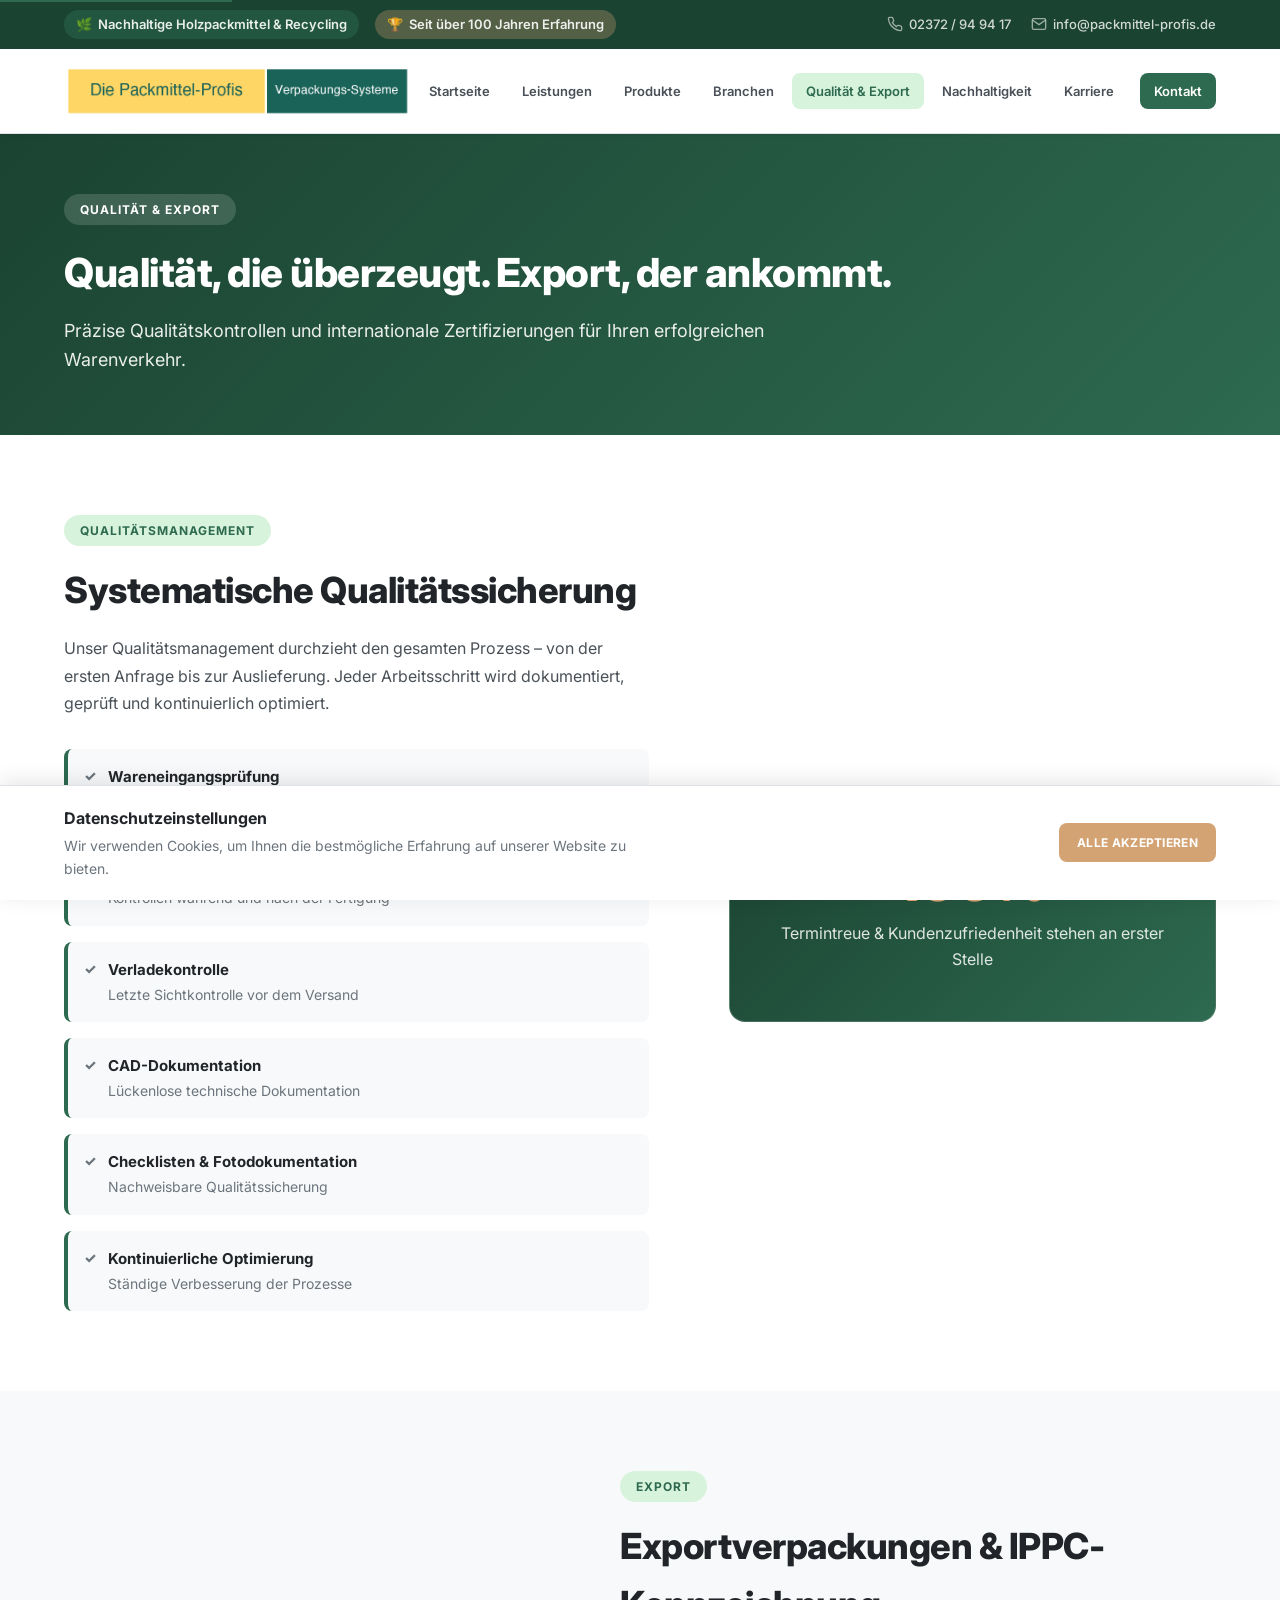
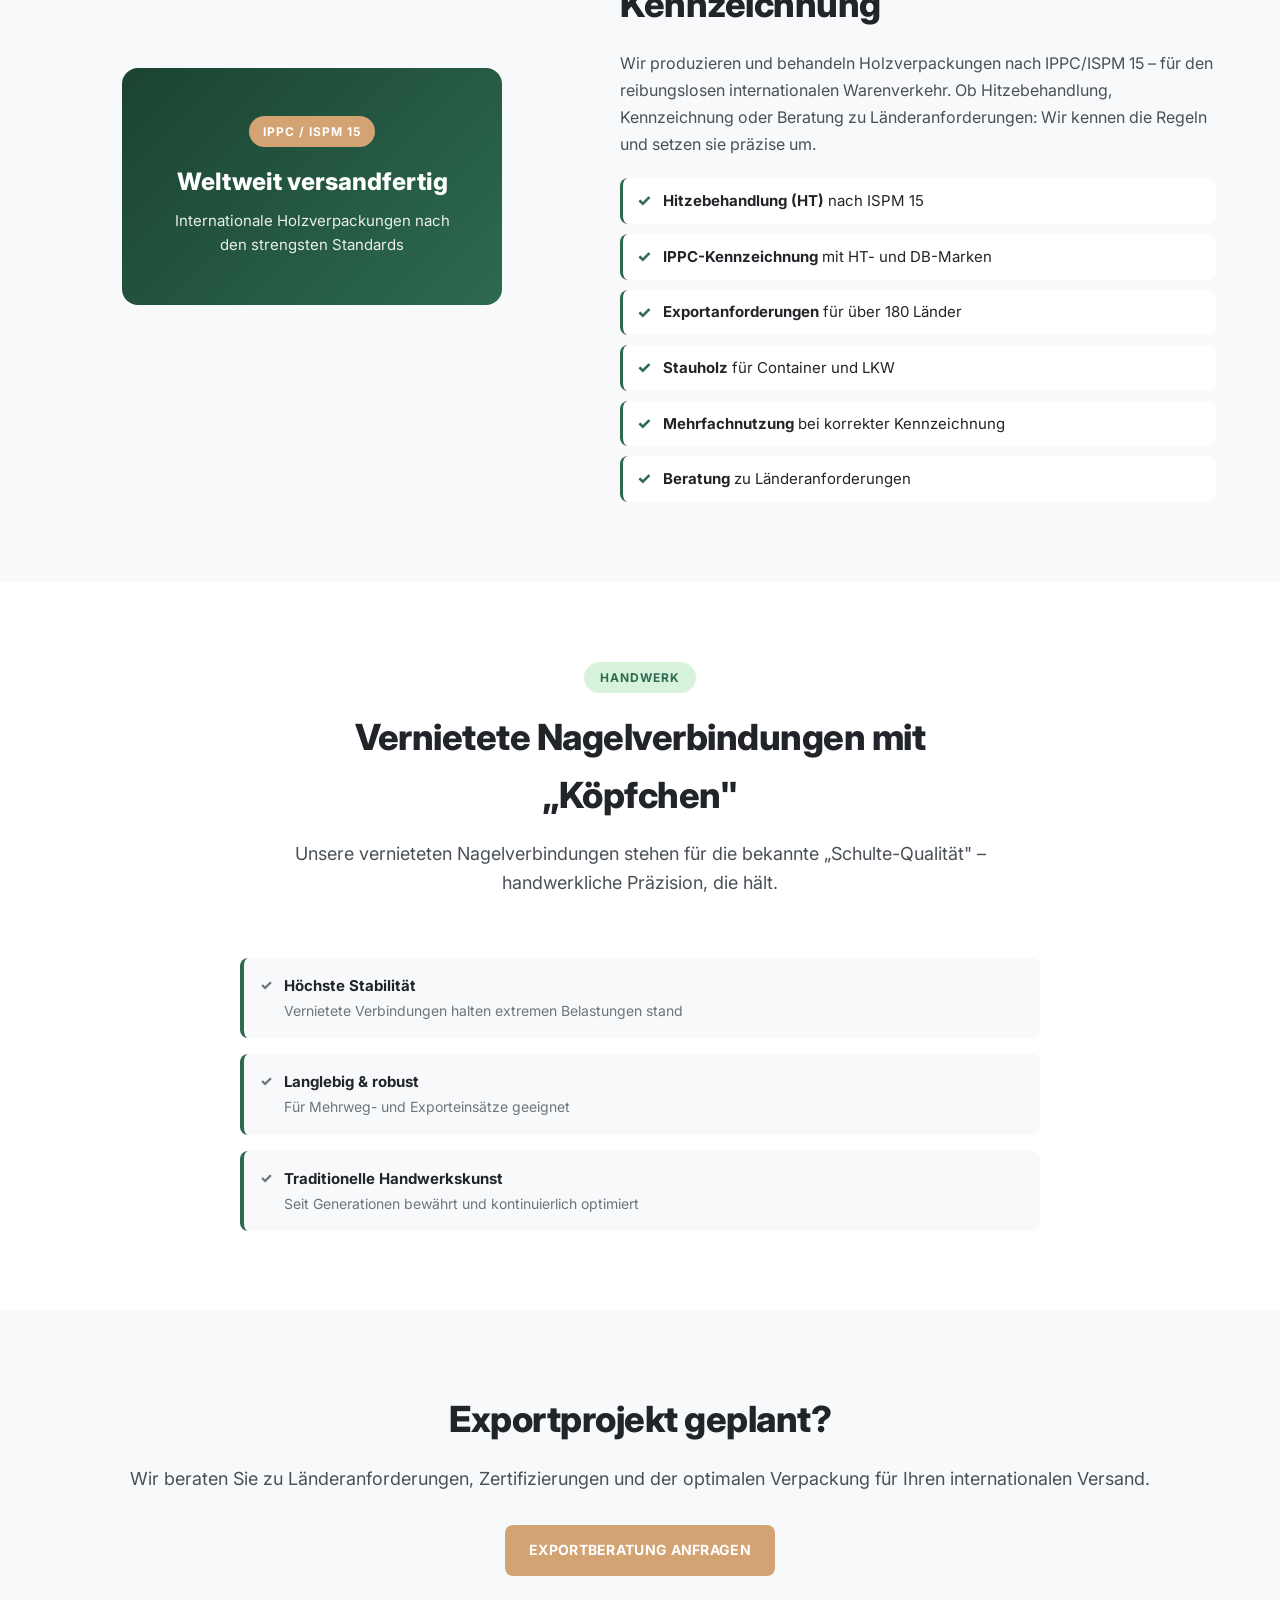
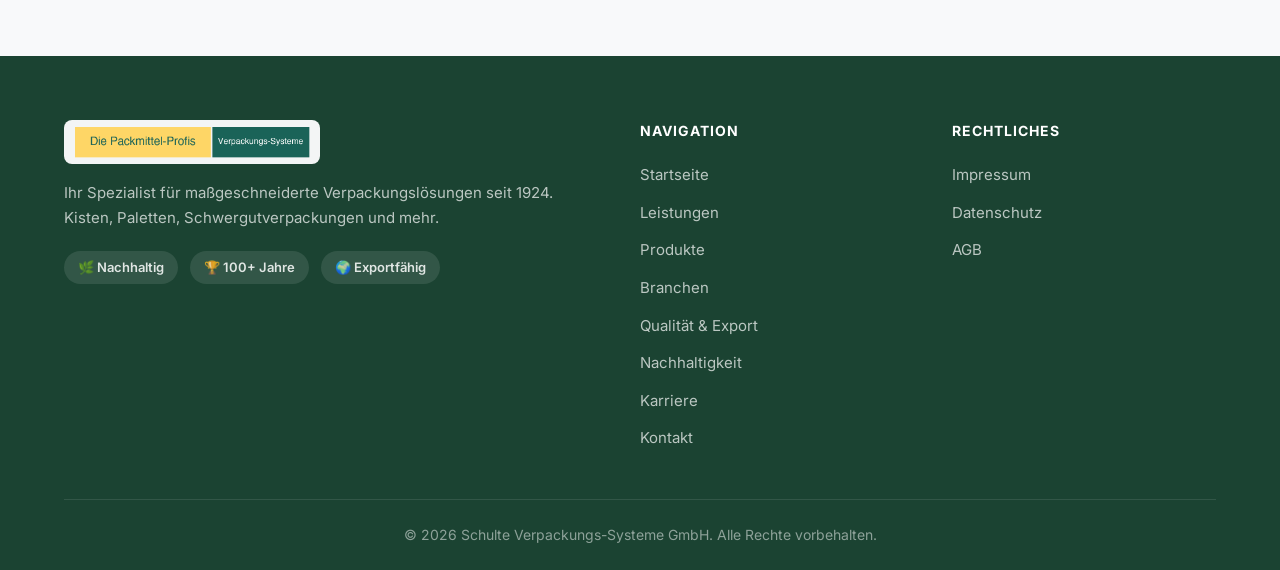
<file: qualitaet-export.html>
<!DOCTYPE html>
<html lang="de">
<head>
    <meta charset="UTF-8">
    <meta name="viewport" content="width=device-width, initial-scale=1.0">
    <title>Qualität &amp; Export | Schulte Verpackungs-Systeme GmbH</title>
    <meta name="description" content="Unser Qualitätsmanagement, IPPC/ISPM 15 Exportverpackungen, Hitzebehandlung, Kennzeichnung und internationale Versandfähigkeit.">
    <link rel="stylesheet" href="css/style.css">
    <link rel="preconnect" href="https://fonts.googleapis.com">
    <link rel="preconnect" href="https://fonts.gstatic.com" crossorigin>
    <link href="https://fonts.googleapis.com/css2?family=Inter:wght@300;400;500;600;700;800;900&display=swap" rel="stylesheet">
</head>
<body>
    <a href="#main-content" class="skip-link">Zum Hauptinhalt springen</a>
    <div class="cookie-banner" id="cookieBanner">
        <div class="container cookie-inner">
            <div class="cookie-text"><p><strong>Datenschutzeinstellungen</strong></p><p>Wir verwenden Cookies, um Ihnen die bestmögliche Erfahrung auf unserer Website zu bieten.</p></div>
            <div class="cookie-actions">
                <button class="btn btn-outline btn-small" id="cookieDecline">Ablehnen</button>
                <button class="btn btn-primary btn-small" id="cookieAccept">Alle akzeptieren</button>
            </div>
        </div>
    </div>
    <div class="top-bar">
        <div class="container">
            <div class="top-bar-left">
                <span class="eco-badge"><span aria-hidden="true">🌿</span> Nachhaltige Holzpackmittel &amp; Recycling</span>
                <span class="jubilee-badge"><span aria-hidden="true">🏆</span> Seit über 100 Jahren Erfahrung</span>
            </div>
            <div class="top-bar-right">
                <a href="tel:+492372949417" class="top-link"><svg width="16" height="16" viewBox="0 0 24 24" fill="none" stroke="currentColor" stroke-width="2"><path d="M22 16.92v3a2 2 0 0 1-2.18 2 19.79 19.79 0 0 1-8.63-3.07 19.5 19.5 0 0 1-6-6 19.79 19.79 0 0 1-3.07-8.67A2 2 0 0 1 4.11 2h3a2 2 0 0 1 2 1.72 12.84 12.84 0 0 0 .7 2.81 2 2 0 0 1-.45 2.11L8.09 9.91a16 16 0 0 0 6 6l1.27-1.27a2 2 0 0 1 2.11-.45 12.84 12.84 0 0 0 2.81.7A2 2 0 0 1 22 16.92z"/></svg> 02372 / 94 94 17</a>
                <a href="mailto:info@packmittel-profis.de" class="top-link"><svg width="16" height="16" viewBox="0 0 24 24" fill="none" stroke="currentColor" stroke-width="2"><path d="M4 4h16c1.1 0 2 .9 2 2v12c0 1.1-.9 2-2 2H4c-1.1 0-2-.9-2-2V6c0-1.1.9-2 2-2z"/><polyline points="22,6 12,13 2,6"/></svg> info@packmittel-profis.de</a>
            </div>
        </div>
    </div>
    <header class="site-header" id="header">
        <div class="container header-inner">
            <a href="index.html" class="logo" aria-label="Schulte Verpackungs-Systeme - Startseite">
                <img src="images/logo_schulte.png" alt="Die Packmittel-Profis | Verpackungs-Systeme" class="logo-img">
            </a>
            <nav class="main-nav" aria-label="Hauptnavigation">
                <button class="nav-toggle" id="navToggle" aria-label="Menü öffnen" aria-expanded="false">
                    <span class="hamburger-line"></span>
                    <span class="hamburger-line"></span>
                    <span class="hamburger-line"></span>
                </button>
                <ul class="nav-menu" id="navMenu" role="menubar">
                    <li role="none"><a href="index.html" class="nav-link" role="menuitem">Startseite</a></li>
                    <li role="none"><a href="leistungen.html" class="nav-link" role="menuitem">Leistungen</a></li>
                    <li role="none"><a href="produkte.html" class="nav-link" role="menuitem">Produkte</a></li>
                    <li role="none"><a href="branchen.html" class="nav-link" role="menuitem">Branchen</a></li>
                    <li role="none"><a href="qualitaet-export.html" class="nav-link active" role="menuitem">Qualität &amp; Export</a></li>
                    <li role="none"><a href="nachhaltigkeit.html" class="nav-link" role="menuitem">Nachhaltigkeit</a></li>
                    <li role="none"><a href="karriere.html" class="nav-link" role="menuitem">Karriere</a></li>
                    <li role="none"><a href="kontakt.html" class="nav-link nav-cta" role="menuitem">Kontakt</a></li>
                </ul>
            </nav>
        </div>
    </header>

    <main id="main-content">
        <section class="section section-green" style="padding:60px 0;">
            <div class="container">
                <span class="section-tag light">Qualität &amp; Export</span>
                <h1 class="section-title light" style="font-size:2.5rem;margin-bottom:12px;">Qualität, die überzeugt. Export, der ankommt.</h1>
                <p class="light" style="font-size:18px;opacity:0.9;max-width:700px;">Präzise Qualitätskontrollen und internationale Zertifizierungen für Ihren erfolgreichen Warenverkehr.</p>
            </div>
        </section>

        <section class="section section-white" aria-labelledby="qualitaet-heading">
            <div class="container">
                <div class="about-grid">
                    <div class="about-content" data-animate>
                        <span class="section-tag">Qualitätsmanagement</span>
                        <h2 id="qualitaet-heading" class="section-title">Systematische Qualitätssicherung</h2>
                        <p>Unser Qualitätsmanagement durchzieht den gesamten Prozess – von der ersten Anfrage bis zur Auslieferung. Jeder Arbeitsschritt wird dokumentiert, geprüft und kontinuierlich optimiert.</p>
                        <div class="about-features">
                            <div class="about-feature"><span class="feature-icon">✓</span><div><strong>Wareneingangsprüfung</strong><span>Jedes Material wird vor Verarbeitung geprüft</span></div></div>
                            <div class="about-feature"><span class="feature-icon">✓</span><div><strong>Zwischen- und Endprüfung</strong><span>Kontrollen während und nach der Fertigung</span></div></div>
                            <div class="about-feature"><span class="feature-icon">✓</span><div><strong>Verladekontrolle</strong><span>Letzte Sichtkontrolle vor dem Versand</span></div></div>
                            <div class="about-feature"><span class="feature-icon">✓</span><div><strong>CAD-Dokumentation</strong><span>Lückenlose technische Dokumentation</span></div></div>
                            <div class="about-feature"><span class="feature-icon">✓</span><div><strong>Checklisten &amp; Fotodokumentation</strong><span>Nachweisbare Qualitätssicherung</span></div></div>
                            <div class="about-feature"><span class="feature-icon">✓</span><div><strong>Kontinuierliche Optimierung</strong><span>Ständige Verbesserung der Prozesse</span></div></div>
                        </div>
                    </div>
                    <div class="about-visual" data-animate>
                        <div class="quality-card" style="background:linear-gradient(135deg, var(--primary-dark), var(--primary));color:white;">
                            <span class="quality-number" style="color:var(--accent);">100%</span>
                            <span class="quality-label">Termintreue &amp; Kundenzufriedenheit stehen an erster Stelle</span>
                        </div>
                    </div>
                </div>
            </div>
        </section>

        <section class="section section-light" aria-labelledby="export-heading">
            <div class="container">
                <div class="export-grid">
                    <div class="export-visual" data-animate>
                        <div class="export-card">
                            <span class="export-badge">IPPC / ISPM 15</span>
                            <h3>Weltweit versandfertig</h3>
                            <p>Internationale Holzverpackungen nach den strengsten Standards</p>
                        </div>
                    </div>
                    <div class="export-content" data-animate>
                        <span class="section-tag">Export</span>
                        <h2 id="export-heading" class="section-title">Exportverpackungen &amp; IPPC-Kennzeichnung</h2>
                        <p>Wir produzieren und behandeln Holzverpackungen nach IPPC/ISPM 15 – für den reibungslosen internationalen Warenverkehr. Ob Hitzebehandlung, Kennzeichnung oder Beratung zu Länderanforderungen: Wir kennen die Regeln und setzen sie präzise um.</p>
                        <div class="export-features">
                            <div class="export-item"><span class="export-icon">✓</span><span><strong>Hitzebehandlung (HT)</strong> nach ISPM 15</span></div>
                            <div class="export-item"><span class="export-icon">✓</span><span><strong>IPPC-Kennzeichnung</strong> mit HT- und DB-Marken</span></div>
                            <div class="export-item"><span class="export-icon">✓</span><span><strong>Exportanforderungen</strong> für über 180 Länder</span></div>
                            <div class="export-item"><span class="export-icon">✓</span><span><strong>Stauholz</strong> für Container und LKW</span></div>
                            <div class="export-item"><span class="export-icon">✓</span><span><strong>Mehrfachnutzung</strong> bei korrekter Kennzeichnung</span></div>
                            <div class="export-item"><span class="export-icon">✓</span><span><strong>Beratung</strong> zu Länderanforderungen</span></div>
                        </div>
                    </div>
                </div>
            </div>
        </section>

        <section class="section section-white" aria-label="Schulte-Qualität">
            <div class="container">
                <header class="section-header">
                    <span class="section-tag">Handwerk</span>
                    <h2 class="section-title">Vernietete Nagelverbindungen mit „Köpfchen"</h2>
                    <p class="section-desc">Unsere vernieteten Nagelverbindungen stehen für die bekannte „Schulte-Qualität" – handwerkliche Präzision, die hält.</p>
                </header>
                <div class="about-features" style="max-width:800px;margin:0 auto;">
                    <div class="about-feature" data-animate><span class="feature-icon">✓</span><div><strong>Höchste Stabilität</strong><span>Vernietete Verbindungen halten extremen Belastungen stand</span></div></div>
                    <div class="about-feature" data-animate><span class="feature-icon">✓</span><div><strong>Langlebig &amp; robust</strong><span>Für Mehrweg- und Exporteinsätze geeignet</span></div></div>
                    <div class="about-feature" data-animate><span class="feature-icon">✓</span><div><strong>Traditionelle Handwerkskunst</strong><span>Seit Generationen bewährt und kontinuierlich optimiert</span></div></div>
                </div>
            </div>
        </section>

        <section class="section section-light" aria-label="Projekt anfragen">
            <div class="container" style="text-align:center;">
                <h2 class="section-title" style="margin-bottom:16px;">Exportprojekt geplant?</h2>
                <p class="section-desc" style="margin-bottom:32px;">Wir beraten Sie zu Länderanforderungen, Zertifizierungen und der optimalen Verpackung für Ihren internationalen Versand.</p>
                <a href="kontakt.html" class="btn btn-primary">Exportberatung anfragen</a>
            </div>
        </section>
    </main>

    <footer class="site-footer">
        <div class="container">
            <div class="footer-grid">
                <div class="footer-brand">
                    <img src="images/logo_schulte.png" alt="Die Packmittel-Profis | Verpackungs-Systeme" class="logo-img footer-logo-img">
                    <p>Ihr Spezialist für maßgeschneiderte Verpackungslösungen seit 1924. Kisten, Paletten, Schwergutverpackungen und mehr.</p>
                    <div class="footer-badges">
                        <span class="footer-badge">🌿 Nachhaltig</span>
                        <span class="footer-badge">🏆 100+ Jahre</span>
                        <span class="footer-badge">🌍 Exportfähig</span>
                    </div>
                </div>
                <nav class="footer-links" aria-label="Footer Navigation">
                    <h4>Navigation</h4>
                    <ul>
                        <li><a href="index.html">Startseite</a></li>
                        <li><a href="leistungen.html">Leistungen</a></li>
                        <li><a href="produkte.html">Produkte</a></li>
                        <li><a href="branchen.html">Branchen</a></li>
                        <li><a href="qualitaet-export.html">Qualität &amp; Export</a></li>
                        <li><a href="nachhaltigkeit.html">Nachhaltigkeit</a></li>
                        <li><a href="karriere.html">Karriere</a></li>
                        <li><a href="kontakt.html">Kontakt</a></li>
                    </ul>
                </nav>
                <nav class="footer-links" aria-label="Rechtliches">
                    <h4>Rechtliches</h4>
                    <ul>
                        <li><a href="impressum.html">Impressum</a></li>
                        <li><a href="datenschutz.html">Datenschutz</a></li>
                        <li><a href="agb.html">AGB</a></li>
                    </ul>
                </nav>
            </div>
            <div class="footer-bottom"><p>&copy; 2026 Schulte Verpackungs-Systeme GmbH. Alle Rechte vorbehalten.</p></div>
        </div>
    </footer>
    <button class="back-to-top" id="backToTop" aria-label="Zurück nach oben">
        <svg width="20" height="20" viewBox="0 0 24 24" fill="none" stroke="currentColor" stroke-width="2"><path d="M18 15l-6-6-6 6"/></svg>
    </button>
    <script src="js/main.js"></script>
</body>
</html>
</file>
<file: css/style.css>
/* ============================================
   Schulte Verpackungs-Systeme GmbH
   Die Packmittel-Profis
   Professionelles Stylesheet - Multi-Page v3
   ============================================ */

:root {
    --primary: #2d6a4f;
    --primary-dark: #1b4332;
    --primary-light: #40916c;
    --primary-lighter: #d8f3dc;
    --accent: #d4a373;
    --accent-hover: #bc8a5f;
    --accent-light: #faedcd;
    --bg: #f8f9fa;
    --bg-light: #ffffff;
    --bg-dark: #e9ecef;
    --text: #212529;
    --text-light: #495057;
    --text-muted: #6c757d;
    --border: #dee2e6;
    --shadow-sm: 0 1px 3px rgba(0,0,0,0.08);
    --shadow: 0 4px 12px rgba(0,0,0,0.1);
    --shadow-lg: 0 12px 40px rgba(0,0,0,0.15);
    --radius: 16px;
    --radius-sm: 8px;
    --transition: all 0.3s cubic-bezier(0.4, 0, 0.2, 1);
    --font: 'Inter', -apple-system, BlinkMacSystemFont, 'Segoe UI', sans-serif;
    --container: 1200px;
}

/* Reset & Base */
*, *::before, *::after {
    margin: 0;
    padding: 0;
    box-sizing: border-box;
}

html {
    scroll-behavior: smooth;
    -webkit-font-smoothing: antialiased;
}

body {
    font-family: var(--font);
    font-size: 16px;
    line-height: 1.6;
    color: var(--text);
    background: var(--bg);
    overflow-x: hidden;
}

img { max-width: 100%; height: auto; display: block; }

a { color: inherit; text-decoration: none; transition: var(--transition); }

ul { list-style: none; }

.container {
    width: 100%;
    max-width: var(--container);
    margin: 0 auto;
    padding: 0 24px;
}

/* Skip Link */
.skip-link {
    position: absolute;
    top: -40px;
    left: 0;
    background: var(--primary);
    color: white;
    padding: 8px 16px;
    z-index: 10000;
    font-weight: 600;
}

.skip-link:focus { top: 0; }

/* ============================================
   Cookie Banner
   ============================================ */
.cookie-banner {
    position: fixed;
    bottom: 0;
    left: 0;
    right: 0;
    background: var(--bg-light);
    border-top: 1px solid var(--border);
    box-shadow: 0 -4px 20px rgba(0,0,0,0.1);
    padding: 20px 0;
    z-index: 9999;
    transform: translateY(100%);
    transition: transform 0.4s ease;
}

.cookie-banner.show { transform: translateY(0); }

.cookie-inner {
    display: flex;
    align-items: center;
    justify-content: space-between;
    gap: 24px;
    flex-wrap: wrap;
}

.cookie-text p:first-child { margin-bottom: 4px; color: var(--text); }
.cookie-text p:last-child { font-size: 14px; color: var(--text-muted); max-width: 600px; }

.cookie-actions {
    display: flex;
    gap: 12px;
    flex-wrap: wrap;
    flex-shrink: 0;
}

/* ============================================
   Top Bar
   ============================================ */
.top-bar {
    background: var(--primary-dark);
    color: rgba(255,255,255,0.9);
    padding: 10px 0;
    font-size: 13px;
}

.top-bar .container {
    display: flex;
    justify-content: space-between;
    align-items: center;
    flex-wrap: wrap;
    gap: 8px;
}

.top-bar-left {
    display: flex;
    gap: 16px;
    align-items: center;
}

.eco-badge, .jubilee-badge {
    display: inline-flex;
    align-items: center;
    gap: 6px;
    padding: 4px 12px;
    border-radius: 100px;
    font-weight: 600;
}

.eco-badge { background: rgba(45, 106, 79, 0.5); }
.jubilee-badge { background: rgba(212, 163, 115, 0.3); }

.top-bar-right {
    display: flex;
    gap: 20px;
    align-items: center;
}

.top-link {
    display: inline-flex;
    align-items: center;
    gap: 6px;
    color: rgba(255,255,255,0.8);
    font-weight: 500;
}

.top-link:hover { color: white; }

.top-link svg { opacity: 0.7; }

/* ============================================
   Header
   ============================================ */
.site-header {
    background: var(--bg-light);
    padding: 16px 0;
    border-bottom: 1px solid var(--border);
    position: sticky;
    top: 0;
    z-index: 1000;
    box-shadow: var(--shadow-sm);
}

.header-inner {
    display: flex;
    align-items: center;
    justify-content: space-between;
}

.logo {
    display: flex;
    align-items: center;
    gap: 12px;
}

.logo-img {
    height: 52px;
    width: auto;
    display: block;
    transition: var(--transition);
}

.logo:hover .logo-img {
    transform: scale(1.02);
}

.footer-logo-img {
    height: 44px;
    width: auto;
    display: block;
    background: rgba(255,255,255,0.95);
    border-radius: var(--radius-sm);
    padding: 4px 8px;
}

/* Navigation */
.main-nav { display: flex; align-items: center; }

.nav-menu {
    display: flex;
    align-items: center;
    gap: 4px;
}

.nav-link {
    padding: 10px 14px;
    font-size: 13px;
    font-weight: 600;
    color: var(--text-light);
    border-radius: var(--radius-sm);
    transition: var(--transition);
    white-space: nowrap;
}

.nav-link:hover,
.nav-link.active {
    color: var(--primary);
    background: var(--primary-lighter);
}

.nav-cta {
    background: var(--primary);
    color: white !important;
    margin-left: 8px;
}

.nav-cta:hover { background: var(--primary-dark); }

/* Mobile Toggle */
.nav-toggle {
    display: none;
    flex-direction: column;
    gap: 5px;
    background: none;
    border: none;
    cursor: pointer;
    padding: 8px;
}

.hamburger-line {
    display: block;
    width: 24px;
    height: 2px;
    background: var(--text);
    transition: var(--transition);
    border-radius: 2px;
}

.nav-toggle.active .hamburger-line:nth-child(1) { transform: rotate(45deg) translate(5px, 5px); }
.nav-toggle.active .hamburger-line:nth-child(2) { opacity: 0; }
.nav-toggle.active .hamburger-line:nth-child(3) { transform: rotate(-45deg) translate(5px, -5px); }

/* ============================================
   Hero
   ============================================ */
.hero {
    position: relative;
    min-height: 700px;
    display: flex;
    align-items: center;
    background: linear-gradient(135deg, var(--primary-dark) 0%, var(--primary) 50%, var(--primary-light) 100%);
    overflow: hidden;
    padding: 80px 0;
}

.hero-background {
    position: absolute;
    inset: 0;
    opacity: 0.1;
}

.hero-pattern {
    width: 100%;
    height: 100%;
    background-image: url("data:image/svg+xml,%3Csvg width='60' height='60' viewBox='0 0 60 60' xmlns='http://www.w3.org/2000/svg'%3E%3Cg fill='none' fill-rule='evenodd'%3E%3Cg fill='%23ffffff' fill-opacity='0.4'%3E%3Cpath d='M36 34v-4h-2v4h-4v2h4v4h2v-4h4v-2h-4zm0-30V0h-2v4h-4v2h4v4h2V6h4V4h-4zM6 34v-4H4v4H0v2h4v4h2v-4h4v-2H6zM6 4V0H4v4H0v2h4v4h2V6h4V4H6z'/%3E%3C/g%3E%3C/g%3E%3C/svg%3E");
}

.hero .container {
    position: relative;
    z-index: 1;
    display: grid;
    grid-template-columns: 1.2fr 1fr;
    gap: 60px;
    align-items: center;
}

.hero-content { max-width: 640px; }

.hero-badge {
    display: inline-flex;
    align-items: center;
    gap: 8px;
    padding: 8px 16px;
    background: rgba(212, 163, 115, 0.2);
    border: 1px solid rgba(212, 163, 115, 0.4);
    border-radius: 100px;
    color: var(--accent);
    font-size: 14px;
    font-weight: 600;
    margin-bottom: 24px;
    backdrop-filter: blur(10px);
}

.badge-icon { font-size: 16px; }

.hero-title {
    font-size: clamp(2rem, 4.5vw, 3.2rem);
    font-weight: 800;
    line-height: 1.15;
    color: white;
    letter-spacing: -1px;
    margin-bottom: 20px;
}

.text-gradient {
    background: linear-gradient(135deg, var(--accent), #fae1dd);
    -webkit-background-clip: text;
    -webkit-text-fill-color: transparent;
    background-clip: text;
}

.hero-subtitle {
    font-size: 18px;
    color: rgba(255,255,255,0.85);
    line-height: 1.7;
    margin-bottom: 32px;
}

.hero-buttons {
    display: flex;
    gap: 12px;
    flex-wrap: wrap;
}

/* Buttons */
.btn {
    display: inline-flex;
    align-items: center;
    justify-content: center;
    gap: 8px;
    padding: 14px 24px;
    font-family: var(--font);
    font-size: 14px;
    font-weight: 700;
    letter-spacing: 0.3px;
    text-transform: uppercase;
    border-radius: var(--radius-sm);
    border: none;
    cursor: pointer;
    transition: var(--transition);
    white-space: nowrap;
}

.btn-primary {
    background: var(--accent);
    color: white;
}

.btn-primary:hover {
    background: var(--accent-hover);
    transform: translateY(-2px);
    box-shadow: 0 8px 20px rgba(188, 138, 95, 0.3);
}

.btn-outline {
    background: transparent;
    color: white;
    border: 2px solid rgba(255,255,255,0.3);
}

.btn-outline:hover {
    background: rgba(255,255,255,0.1);
    border-color: rgba(255,255,255,0.6);
}

.btn-small {
    padding: 10px 18px;
    font-size: 12px;
}

.btn-full { width: 100%; }

/* Hero Cards */
.hero-visual {
    display: flex;
    flex-direction: column;
    gap: 16px;
}

.hero-card {
    background: rgba(255,255,255,0.95);
    border-radius: var(--radius);
    padding: 24px;
    backdrop-filter: blur(10px);
    border: 1px solid rgba(255,255,255,0.2);
    transition: var(--transition);
}

.hero-card:hover {
    transform: translateY(-4px);
    box-shadow: var(--shadow-lg);
}

.hero-card-main { border-left: 4px solid var(--accent); }
.hero-card-secondary { border-left: 4px solid var(--primary); }

.card-label {
    font-size: 11px;
    font-weight: 700;
    text-transform: uppercase;
    letter-spacing: 1px;
    color: var(--text-muted);
    margin-bottom: 8px;
}

.hero-card h3 {
    font-size: 18px;
    font-weight: 700;
    color: var(--text);
    margin-bottom: 4px;
}

.hero-card p {
    font-size: 14px;
    color: var(--text-light);
}

.hero-scroll {
    position: absolute;
    bottom: 30px;
    left: 50%;
    transform: translateX(-50%);
}

.hero-scroll a {
    display: flex;
    align-items: center;
    justify-content: center;
    width: 48px;
    height: 48px;
    border-radius: 50%;
    background: rgba(255,255,255,0.1);
    color: white;
    border: 1px solid rgba(255,255,255,0.2);
    animation: bounce 2s infinite;
}

@keyframes bounce {
    0%, 20%, 50%, 80%, 100% { transform: translateY(0); }
    40% { transform: translateY(-10px); }
    60% { transform: translateY(-5px); }
}

/* ============================================
   Trust Section
   ============================================ */
.trust-section {
    background: var(--bg-light);
    padding: 32px 0;
    border-bottom: 1px solid var(--border);
}

.trust-grid {
    display: grid;
    grid-template-columns: repeat(6, 1fr);
    gap: 16px;
}

.trust-item {
    display: flex;
    flex-direction: column;
    align-items: center;
    text-align: center;
    gap: 8px;
    padding: 12px 8px;
}

.trust-icon { font-size: 28px; }

.trust-text {
    font-size: 13px;
    font-weight: 600;
    color: var(--text-light);
    line-height: 1.4;
}

/* ============================================
   Sections General
   ============================================ */
.section { padding: 80px 0; }

.section-light { background: var(--bg); }
.section-white { background: var(--bg-light); }
.section-green {
    background: linear-gradient(135deg, var(--primary-dark), var(--primary));
    color: white;
}

.section-header {
    text-align: center;
    max-width: 700px;
    margin: 0 auto 60px;
}

.section-tag {
    display: inline-block;
    padding: 6px 16px;
    background: var(--primary-lighter);
    color: var(--primary);
    font-size: 12px;
    font-weight: 700;
    text-transform: uppercase;
    letter-spacing: 1px;
    border-radius: 100px;
    margin-bottom: 16px;
}

.section-tag.light {
    background: rgba(255,255,255,0.15);
    color: white;
}

.section-title {
    font-size: clamp(1.75rem, 3vw, 2.25rem);
    font-weight: 800;
    color: var(--text);
    letter-spacing: -0.5px;
    margin-bottom: 16px;
}

.section-title.light { color: white; }

.section-desc {
    font-size: 18px;
    color: var(--text-light);
    line-height: 1.6;
}

.section-desc.light { color: rgba(255,255,255,0.85); }

.section-cta {
    text-align: center;
    margin-top: 48px;
}

/* ============================================
   Services
   ============================================ */
.services-grid {
    display: grid;
    grid-template-columns: repeat(4, 1fr);
    gap: 24px;
}

.services-grid-12 {
    grid-template-columns: repeat(4, 1fr);
}

.service-card {
    background: var(--bg-light);
    padding: 32px 20px;
    border-radius: var(--radius);
    text-align: center;
    border: 1px solid var(--border);
    transition: var(--transition);
}

.service-card:hover {
    transform: translateY(-6px);
    box-shadow: var(--shadow-lg);
    border-color: var(--primary-light);
}

.service-icon-wrapper {
    display: flex;
    align-items: center;
    justify-content: center;
    width: 64px;
    height: 64px;
    margin: 0 auto 16px;
    background: linear-gradient(135deg, var(--primary-lighter), var(--accent-light));
    border-radius: 50%;
}

.service-icon { font-size: 28px; }

.service-card h3 {
    font-size: 16px;
    font-weight: 700;
    color: var(--text);
    margin-bottom: 10px;
}

.service-card p {
    font-size: 14px;
    color: var(--text-light);
    line-height: 1.6;
}

/* ============================================
   Products
   ============================================ */
.products-grid {
    display: grid;
    grid-template-columns: repeat(2, 1fr);
    gap: 32px;
}

.products-grid-3 {
    grid-template-columns: repeat(3, 1fr);
}

.product-card {
    background: var(--bg);
    border-radius: var(--radius);
    overflow: hidden;
    border: 1px solid var(--border);
    transition: var(--transition);
    display: flex;
    flex-direction: column;
}

.product-card:hover {
    transform: translateY(-4px);
    box-shadow: var(--shadow-lg);
}

.product-image {
    height: 180px;
    background: linear-gradient(135deg, var(--primary-light), var(--primary));
    display: flex;
    align-items: center;
    justify-content: center;
    overflow: hidden;
}

.product-image img {
    width: 100%;
    height: 100%;
    object-fit: cover;
    display: block;
}

.product-visual { text-align: center; }

.product-emoji { font-size: 56px; }

.product-content {
    padding: 24px;
    flex: 1;
    display: flex;
    flex-direction: column;
}

.product-category {
    font-size: 11px;
    font-weight: 700;
    text-transform: uppercase;
    letter-spacing: 1px;
    color: var(--primary);
    margin-bottom: 6px;
}

.product-content h3 {
    font-size: 20px;
    font-weight: 700;
    margin-bottom: 10px;
    color: var(--text);
}

.product-content p {
    font-size: 14px;
    color: var(--text-light);
    line-height: 1.6;
    margin-bottom: 14px;
    flex: 1;
}

.product-features {
    list-style: none;
    margin-bottom: 16px;
}

.product-features li {
    font-size: 13px;
    color: var(--text-light);
    padding: 3px 0;
    padding-left: 20px;
    position: relative;
}

.product-features li::before {
    content: '✓';
    position: absolute;
    left: 0;
    color: var(--primary);
    font-weight: 700;
}

.products-extra {
    margin-top: 40px;
    text-align: center;
    padding: 32px;
    background: var(--bg);
    border-radius: var(--radius);
    border: 1px dashed var(--border);
}

.products-extra h3 {
    font-size: 18px;
    font-weight: 700;
    margin-bottom: 20px;
    color: var(--text);
}

.products-extra-grid {
    display: flex;
    justify-content: center;
    gap: 32px;
    flex-wrap: wrap;
}

.extra-item {
    display: inline-flex;
    align-items: center;
    gap: 8px;
    font-size: 15px;
    font-weight: 600;
    color: var(--text-light);
    padding: 8px 16px;
    background: var(--bg-light);
    border-radius: 100px;
    border: 1px solid var(--border);
}

/* ============================================
   Process
   ============================================ */
.process-grid {
    display: grid;
    grid-template-columns: repeat(4, 1fr);
    gap: 24px;
    position: relative;
}

.process-step {
    background: var(--bg);
    border-radius: var(--radius);
    padding: 32px 24px;
    text-align: center;
    border: 1px solid var(--border);
    transition: var(--transition);
    position: relative;
}

.process-step:hover {
    transform: translateY(-4px);
    box-shadow: var(--shadow);
    border-color: var(--primary-light);
}

.process-number {
    font-size: 12px;
    font-weight: 800;
    color: var(--primary);
    background: var(--primary-lighter);
    width: 36px;
    height: 36px;
    display: flex;
    align-items: center;
    justify-content: center;
    border-radius: 50%;
    margin: 0 auto 16px;
}

.process-icon {
    font-size: 36px;
    margin-bottom: 12px;
    display: block;
}

.process-step h3 {
    font-size: 16px;
    font-weight: 700;
    color: var(--text);
    margin-bottom: 8px;
}

.process-step p {
    font-size: 14px;
    color: var(--text-light);
    line-height: 1.6;
}

/* ============================================
   Quality Section
   ============================================ */
.quality-grid {
    display: grid;
    grid-template-columns: 1.2fr 1fr;
    gap: 80px;
    align-items: center;
}

.quality-content p {
    font-size: 16px;
    color: rgba(255,255,255,0.85);
    line-height: 1.7;
    margin-bottom: 24px;
}

.quality-features {
    display: flex;
    flex-direction: column;
    gap: 10px;
}

.quality-item {
    display: flex;
    align-items: center;
    gap: 12px;
    font-size: 15px;
    color: white;
    font-weight: 600;
}

.quality-check {
    color: var(--accent);
    font-weight: 800;
    font-size: 18px;
}

.quality-visual {
    display: flex;
    justify-content: center;
}

.quality-card {
    background: rgba(255,255,255,0.1);
    backdrop-filter: blur(10px);
    border: 1px solid rgba(255,255,255,0.2);
    border-radius: var(--radius);
    padding: 48px;
    text-align: center;
}

.quality-number {
    display: block;
    font-size: 56px;
    font-weight: 800;
    color: var(--accent);
    line-height: 1;
    margin-bottom: 12px;
}

.quality-label {
    font-size: 16px;
    color: rgba(255,255,255,0.85);
}

/* ============================================
   Export Section
   ============================================ */
.export-grid {
    display: grid;
    grid-template-columns: 1fr 1.2fr;
    gap: 60px;
    align-items: center;
}

.export-visual {
    display: flex;
    justify-content: center;
}

.export-card {
    background: linear-gradient(135deg, var(--primary-dark), var(--primary));
    border-radius: var(--radius);
    padding: 48px;
    text-align: center;
    color: white;
    max-width: 380px;
}

.export-badge {
    display: inline-block;
    padding: 6px 14px;
    background: var(--accent);
    color: white;
    font-size: 12px;
    font-weight: 700;
    text-transform: uppercase;
    letter-spacing: 1px;
    border-radius: 100px;
    margin-bottom: 16px;
}

.export-card h3 {
    font-size: 24px;
    font-weight: 800;
    margin-bottom: 8px;
}

.export-card p {
    font-size: 15px;
    opacity: 0.9;
}

.export-content p {
    font-size: 16px;
    color: var(--text-light);
    line-height: 1.7;
    margin-bottom: 20px;
}

.export-features {
    display: flex;
    flex-direction: column;
    gap: 10px;
}

.export-item {
    display: flex;
    align-items: center;
    gap: 12px;
    font-size: 15px;
    color: var(--text);
    padding: 10px 14px;
    background: var(--bg-light);
    border-radius: var(--radius-sm);
    border-left: 3px solid var(--primary);
}

.export-icon {
    color: var(--primary);
    font-weight: 800;
    font-size: 16px;
    flex-shrink: 0;
}

/* ============================================
   Sustainability
   ============================================ */
.sustainability-grid {
    display: grid;
    grid-template-columns: repeat(3, 1fr);
    gap: 24px;
}

.sustain-card {
    background: var(--bg);
    border-radius: var(--radius);
    padding: 36px 24px;
    text-align: center;
    border: 1px solid var(--border);
    transition: var(--transition);
}

.sustain-card:hover {
    transform: translateY(-4px);
    box-shadow: var(--shadow);
    border-color: var(--primary-light);
}

.sustain-icon {
    font-size: 40px;
    margin-bottom: 16px;
    display: block;
}

.sustain-card h3 {
    font-size: 17px;
    font-weight: 700;
    color: var(--text);
    margin-bottom: 10px;
}

.sustain-card p {
    font-size: 14px;
    color: var(--text-light);
    line-height: 1.6;
}

/* ============================================
   Branches
   ============================================ */
.branches-grid {
    display: grid;
    grid-template-columns: repeat(4, 1fr);
    gap: 20px;
}

.branch-card {
    background: var(--bg-light);
    border: 1px solid var(--border);
    border-radius: var(--radius);
    padding: 32px 20px;
    text-align: center;
    transition: var(--transition);
}

.branch-card:hover {
    transform: translateY(-4px);
    box-shadow: var(--shadow);
    border-color: var(--primary-light);
}

.branch-icon { font-size: 40px; margin-bottom: 12px; display: block; }
.branch-icon img {
    width: 60px;
    height: 60px;
    object-fit: cover;
    border-radius: 50%;
    display: block;
    margin: 0 auto;
    border: 3px solid rgba(255,255,255,0.3);
}

.branch-card h3 {
    font-size: 16px;
    font-weight: 700;
    color: var(--text);
    margin-bottom: 8px;
}

.branch-card p {
    font-size: 14px;
    color: var(--text-muted);
}

/* ============================================
   About (Unternehmen)
   ============================================ */
.about-grid {
    display: grid;
    grid-template-columns: 1.2fr 1fr;
    gap: 80px;
    align-items: center;
}

.about-content p {
    font-size: 16px;
    color: var(--text-light);
    line-height: 1.7;
    margin-bottom: 20px;
}

.about-features {
    display: flex;
    flex-direction: column;
    gap: 16px;
    margin-top: 32px;
}

.about-feature {
    display: flex;
    align-items: flex-start;
    gap: 12px;
    padding: 16px;
    background: var(--bg);
    border-radius: var(--radius-sm);
    border-left: 4px solid var(--primary);
}

.feature-icon {
    color: var(--primary);
    font-weight: 800;
    font-size: 18px;
    flex-shrink: 0;
}

.about-feature div { display: flex; flex-direction: column; }

.about-feature strong {
    font-size: 15px;
    font-weight: 700;
    color: var(--text);
    margin-bottom: 2px;
}

.about-feature span {
    font-size: 14px;
    color: var(--text-muted);
}

/* ============================================
   Job Banner
   ============================================ */
.job-banner {
    background: linear-gradient(135deg, var(--primary), var(--primary-light));
    border-radius: var(--radius);
    padding: 48px;
    display: flex;
    align-items: center;
    justify-content: space-between;
    gap: 32px;
    color: white;
}

.job-badge {
    display: inline-block;
    padding: 6px 14px;
    background: var(--accent);
    color: white;
    font-size: 12px;
    font-weight: 700;
    text-transform: uppercase;
    letter-spacing: 1px;
    border-radius: 100px;
    margin-bottom: 12px;
}

.job-content h3 {
    font-size: 24px;
    font-weight: 700;
    margin-bottom: 8px;
}

.job-content p {
    font-size: 15px;
    opacity: 0.9;
    margin-bottom: 16px;
}

.job-benefits-inline {
    display: flex;
    flex-wrap: wrap;
    gap: 12px 20px;
    font-size: 14px;
    opacity: 0.85;
}

.job-actions {
    display: flex;
    flex-direction: column;
    flex-shrink: 0;
}

/* ============================================
   Kontakt
   ============================================ */
.contact-grid {
    display: grid;
    grid-template-columns: 1fr 1.2fr;
    gap: 48px;
}

.contact-card {
    background: var(--bg);
    border-radius: var(--radius);
    padding: 40px;
    border: 1px solid var(--border);
}

.contact-card h3 {
    font-size: 20px;
    font-weight: 700;
    color: var(--primary);
    margin-bottom: 24px;
}

.contact-details { display: flex; flex-direction: column; gap: 20px; }

.contact-item {
    display: flex;
    align-items: flex-start;
    gap: 12px;
}

.contact-icon {
    font-size: 20px;
    flex-shrink: 0;
    margin-top: 2px;
}

.contact-item div { display: flex; flex-direction: column; }

.contact-item strong {
    font-size: 12px;
    font-weight: 700;
    text-transform: uppercase;
    letter-spacing: 0.5px;
    color: var(--text-muted);
    margin-bottom: 4px;
}

.contact-item span,
.contact-item a {
    font-size: 15px;
    color: var(--text);
    line-height: 1.5;
}

.contact-item a:hover { color: var(--primary); }

/* Form */
.contact-form {
    display: flex;
    flex-direction: column;
    gap: 20px;
}

.form-row {
    display: grid;
    grid-template-columns: 1fr 1fr;
    gap: 20px;
}

.form-group label {
    display: block;
    font-size: 12px;
    font-weight: 700;
    text-transform: uppercase;
    letter-spacing: 0.5px;
    color: var(--text-muted);
    margin-bottom: 8px;
}

.form-group input,
.form-group select,
.form-group textarea {
    width: 100%;
    padding: 12px 16px;
    font-family: var(--font);
    font-size: 15px;
    color: var(--text);
    background: var(--bg);
    border: 1.5px solid var(--border);
    border-radius: var(--radius-sm);
    outline: none;
    transition: var(--transition);
}

.form-group input:focus,
.form-group select:focus,
.form-group textarea:focus {
    border-color: var(--primary);
    background: var(--bg-light);
    box-shadow: 0 0 0 3px rgba(45, 106, 79, 0.1);
}

.form-group input::placeholder,
.form-group textarea::placeholder { color: #adb5bd; }

.form-group select {
    cursor: pointer;
    appearance: none;
    background-image: url("data:image/svg+xml,%3Csvg xmlns='http://www.w3.org/2000/svg' width='16' height='16' viewBox='0 0 24 24' fill='none' stroke='%236c757d' stroke-width='2'%3E%3Cpath d='M6 9l6 6 6-6'/%3E%3C/svg%3E");
    background-repeat: no-repeat;
    background-position: right 12px center;
    padding-right: 36px;
}

.form-group textarea { resize: vertical; min-height: 120px; }

.form-privacy { margin-bottom: 8px; }

.checkbox-label {
    display: flex;
    align-items: flex-start;
    gap: 10px;
    font-size: 14px;
    color: var(--text-muted);
    cursor: pointer;
    line-height: 1.5;
}

.checkbox-label input {
    width: 18px;
    height: 18px;
    margin-top: 2px;
    accent-color: var(--primary);
    cursor: pointer;
    flex-shrink: 0;
}

.checkbox-label a {
    color: var(--primary);
    text-decoration: underline;
    text-underline-offset: 2px;
}

/* ============================================
   Ansprechpartner
   ============================================ */
.team-grid {
    display: grid;
    grid-template-columns: repeat(3, 1fr);
    gap: 24px;
}

.team-card {
    background: var(--bg-light);
    border-radius: var(--radius);
    padding: 32px;
    text-align: center;
    border: 1px solid var(--border);
    transition: var(--transition);
}

.team-card:hover {
    transform: translateY(-4px);
    box-shadow: var(--shadow);
}

.team-avatar {
    width: 80px;
    height: 80px;
    border-radius: 50%;
    background: linear-gradient(135deg, var(--primary-lighter), var(--accent-light));
    display: flex;
    align-items: center;
    justify-content: center;
    margin: 0 auto 16px;
    font-size: 32px;
}

.team-card h3 {
    font-size: 18px;
    font-weight: 700;
    color: var(--text);
    margin-bottom: 4px;
}

.team-role {
    font-size: 14px;
    color: var(--primary);
    font-weight: 600;
    margin-bottom: 16px;
}

.team-contact {
    display: flex;
    flex-direction: column;
    gap: 8px;
}

.team-contact a {
    font-size: 14px;
    color: var(--text-light);
    display: inline-flex;
    align-items: center;
    justify-content: center;
    gap: 6px;
}

.team-contact a:hover { color: var(--primary); }

/* ============================================
   Job Listings
   ============================================ */
.job-filters {
    display: flex;
    gap: 12px;
    flex-wrap: wrap;
    justify-content: center;
    margin-bottom: 40px;
}

.job-filter-btn {
    padding: 10px 20px;
    font-family: var(--font);
    font-size: 14px;
    font-weight: 600;
    border-radius: 100px;
    border: 1.5px solid var(--border);
    background: var(--bg-light);
    color: var(--text-light);
    cursor: pointer;
    transition: var(--transition);
}

.job-filter-btn:hover,
.job-filter-btn.active {
    background: var(--primary);
    color: white;
    border-color: var(--primary);
}

.jobs-grid {
    display: flex;
    flex-direction: column;
    gap: 20px;
}

.job-card {
    background: var(--bg-light);
    border: 1px solid var(--border);
    border-radius: var(--radius);
    padding: 32px;
    transition: var(--transition);
}

.job-card:hover {
    box-shadow: var(--shadow);
    border-color: var(--primary-light);
}

.job-card.hidden { display: none; }

.job-meta {
    display: flex;
    gap: 12px;
    margin-bottom: 12px;
    flex-wrap: wrap;
}

.job-tag {
    padding: 4px 12px;
    background: var(--primary-lighter);
    color: var(--primary);
    font-size: 12px;
    font-weight: 700;
    text-transform: uppercase;
    letter-spacing: 0.5px;
    border-radius: 100px;
}

.job-tag-outline {
    background: transparent;
    border: 1px solid var(--border);
    color: var(--text-muted);
}

.job-card h3 {
    font-size: 22px;
    font-weight: 700;
    color: var(--text);
    margin-bottom: 8px;
}

.job-card > p {
    font-size: 15px;
    color: var(--text-light);
    margin-bottom: 20px;
    line-height: 1.6;
}

.job-details {
    display: grid;
    grid-template-columns: repeat(3, 1fr);
    gap: 24px;
    margin-bottom: 24px;
}

.job-detail h4 {
    font-size: 12px;
    font-weight: 700;
    text-transform: uppercase;
    letter-spacing: 0.5px;
    color: var(--text-muted);
    margin-bottom: 8px;
}

.job-detail ul {
    list-style: none;
}

.job-detail ul li {
    font-size: 14px;
    color: var(--text-light);
    padding: 3px 0;
    padding-left: 16px;
    position: relative;
}

.job-detail ul li::before {
    content: '•';
    position: absolute;
    left: 0;
    color: var(--primary);
    font-weight: 700;
}

.job-benefits {
    display: flex;
    flex-wrap: wrap;
    gap: 8px;
    margin-bottom: 20px;
}

.job-benefit {
    padding: 6px 14px;
    background: var(--bg);
    border-radius: 100px;
    font-size: 13px;
    font-weight: 500;
    color: var(--text-light);
    border: 1px solid var(--border);
}

.job-footer {
    display: flex;
    align-items: center;
    justify-content: space-between;
    gap: 16px;
    flex-wrap: wrap;
    padding-top: 20px;
    border-top: 1px solid var(--border);
}

.job-contact {
    font-size: 14px;
    color: var(--text-muted);
}

.job-contact strong { color: var(--text); }

/* Benefits Grid (Karriere-Seite) */
.benefits-grid {
    display: grid;
    grid-template-columns: repeat(4, 1fr);
    gap: 16px;
}

.benefit-item {
    display: flex;
    align-items: center;
    gap: 10px;
    padding: 14px;
    background: var(--bg-light);
    border-radius: var(--radius-sm);
    border: 1px solid var(--border);
    font-size: 14px;
    font-weight: 600;
    color: var(--text);
}

.benefit-item span:first-child { font-size: 20px; }

/* ============================================
   Map Placeholder
   ============================================ */
.map-placeholder {
    background: var(--bg);
    border-radius: var(--radius);
    height: 400px;
    display: flex;
    align-items: center;
    justify-content: center;
    border: 1px solid var(--border);
    text-align: center;
    color: var(--text-muted);
}

.map-placeholder h3 {
    font-size: 18px;
    font-weight: 700;
    color: var(--text);
    margin-bottom: 8px;
}

.map-placeholder p { font-size: 14px; }

/* ============================================
   Footer
   ============================================ */
.site-footer {
    background: var(--primary-dark);
    color: rgba(255,255,255,0.85);
    padding: 64px 0 0;
}

.footer-grid {
    display: grid;
    grid-template-columns: 2fr 1fr 1fr;
    gap: 48px;
    margin-bottom: 48px;
}

.footer-brand .footer-logo-img {
    margin-bottom: 8px;
}

.footer-brand p {
    margin-top: 16px;
    font-size: 15px;
    line-height: 1.7;
    color: rgba(255,255,255,0.7);
}

.footer-badges {
    display: flex;
    gap: 12px;
    margin-top: 20px;
    flex-wrap: wrap;
}

.footer-badge {
    padding: 6px 14px;
    background: rgba(255,255,255,0.1);
    border-radius: 100px;
    font-size: 13px;
    font-weight: 600;
}

.footer-links h4 {
    font-size: 14px;
    font-weight: 700;
    color: white;
    text-transform: uppercase;
    letter-spacing: 1px;
    margin-bottom: 20px;
}

.footer-links ul {
    display: flex;
    flex-direction: column;
    gap: 12px;
}

.footer-links a {
    font-size: 15px;
    color: rgba(255,255,255,0.7);
}

.footer-links a:hover { color: var(--accent); }

.footer-bottom {
    border-top: 1px solid rgba(255,255,255,0.1);
    padding: 24px 0;
    text-align: center;
}

.footer-bottom p {
    font-size: 14px;
    color: rgba(255,255,255,0.5);
}

/* Back to Top */
.back-to-top {
    position: fixed;
    bottom: 24px;
    right: 24px;
    width: 48px;
    height: 48px;
    background: var(--primary);
    color: white;
    border: none;
    border-radius: 50%;
    cursor: pointer;
    display: flex;
    align-items: center;
    justify-content: center;
    opacity: 0;
    visibility: hidden;
    transform: translateY(20px);
    transition: var(--transition);
    box-shadow: var(--shadow-lg);
    z-index: 999;
}

.back-to-top.visible {
    opacity: 1;
    visibility: visible;
    transform: translateY(0);
}

.back-to-top:hover {
    background: var(--primary-dark);
    transform: translateY(-2px);
}

/* ============================================
   Animations
   ============================================ */
[data-animate] {
    opacity: 0;
    transform: translateY(30px);
    transition: opacity 0.6s ease, transform 0.6s ease;
}

[data-animate].animated {
    opacity: 1;
    transform: translateY(0);
}

/* ============================================
   Responsive
   ============================================ */
@media (max-width: 1024px) {
    .hero .container { grid-template-columns: 1fr; gap: 40px; }
    .hero-visual { display: none; }
    .services-grid,
    .services-grid-12 { grid-template-columns: repeat(2, 1fr); }
    .products-grid-3 { grid-template-columns: repeat(2, 1fr); }
    .branches-grid { grid-template-columns: repeat(2, 1fr); }
    .quality-grid,
    .about-grid,
    .contact-grid,
    .export-grid { grid-template-columns: 1fr; gap: 48px; }
    .process-grid { grid-template-columns: repeat(2, 1fr); }
    .sustainability-grid { grid-template-columns: repeat(2, 1fr); }
    .team-grid { grid-template-columns: repeat(2, 1fr); }
    .benefits-grid { grid-template-columns: repeat(2, 1fr); }
    .trust-grid { grid-template-columns: repeat(3, 1fr); }
    .job-details { grid-template-columns: 1fr; }
}

@media (max-width: 768px) {
    .top-bar .container {
        flex-direction: column;
        gap: 8px;
        text-align: center;
    }
    .top-bar-left { flex-wrap: wrap; justify-content: center; }
    .top-bar-right { flex-wrap: wrap; justify-content: center; }

    .nav-toggle { display: flex; }

    .nav-menu {
        position: absolute;
        top: 100%;
        left: 0;
        right: 0;
        background: var(--bg-light);
        flex-direction: column;
        padding: 16px;
        gap: 4px;
        border-bottom: 1px solid var(--border);
        box-shadow: var(--shadow);
        display: none;
    }

    .nav-menu.active { display: flex; }
    .nav-link { width: 100%; text-align: center; }
    .nav-cta { margin-left: 0; margin-top: 8px; }

    .hero { min-height: 500px; padding: 60px 0; }
    .services-grid,
    .services-grid-12,
    .products-grid,
    .products-grid-3,
    .branches-grid,
    .process-grid,
    .sustainability-grid,
    .team-grid,
    .benefits-grid,
    .trust-grid { grid-template-columns: 1fr; }
    .job-banner { flex-direction: column; text-align: center; padding: 32px; }
    .job-actions { width: 100%; }
    .job-actions .btn { width: 100%; }
    .form-row { grid-template-columns: 1fr; }
    .footer-grid { grid-template-columns: 1fr; gap: 32px; }
    .cookie-inner { flex-direction: column; text-align: center; }
    .section { padding: 60px 0; }
    .hero-title { font-size: 2.2rem; }
    .logo-img { height: 42px; }
    .footer-logo-img { height: 38px; }
}

@media (max-width: 480px) {
    .hero-buttons { flex-direction: column; }
    .btn { width: 100%; }
    .section { padding: 48px 0; }
    .hero-title { font-size: 2rem; }
    .products-extra-grid { flex-direction: column; align-items: center; }
    .logo-img { height: 36px; }
    .footer-logo-img { height: 34px; }
}

/* Scrollbar */
::-webkit-scrollbar { width: 8px; }
::-webkit-scrollbar-track { background: var(--bg); }
::-webkit-scrollbar-thumb { background: #adb5bd; border-radius: 4px; }
::-webkit-scrollbar-thumb:hover { background: var(--primary); }
::selection { background: var(--primary); color: white; }
</file>
